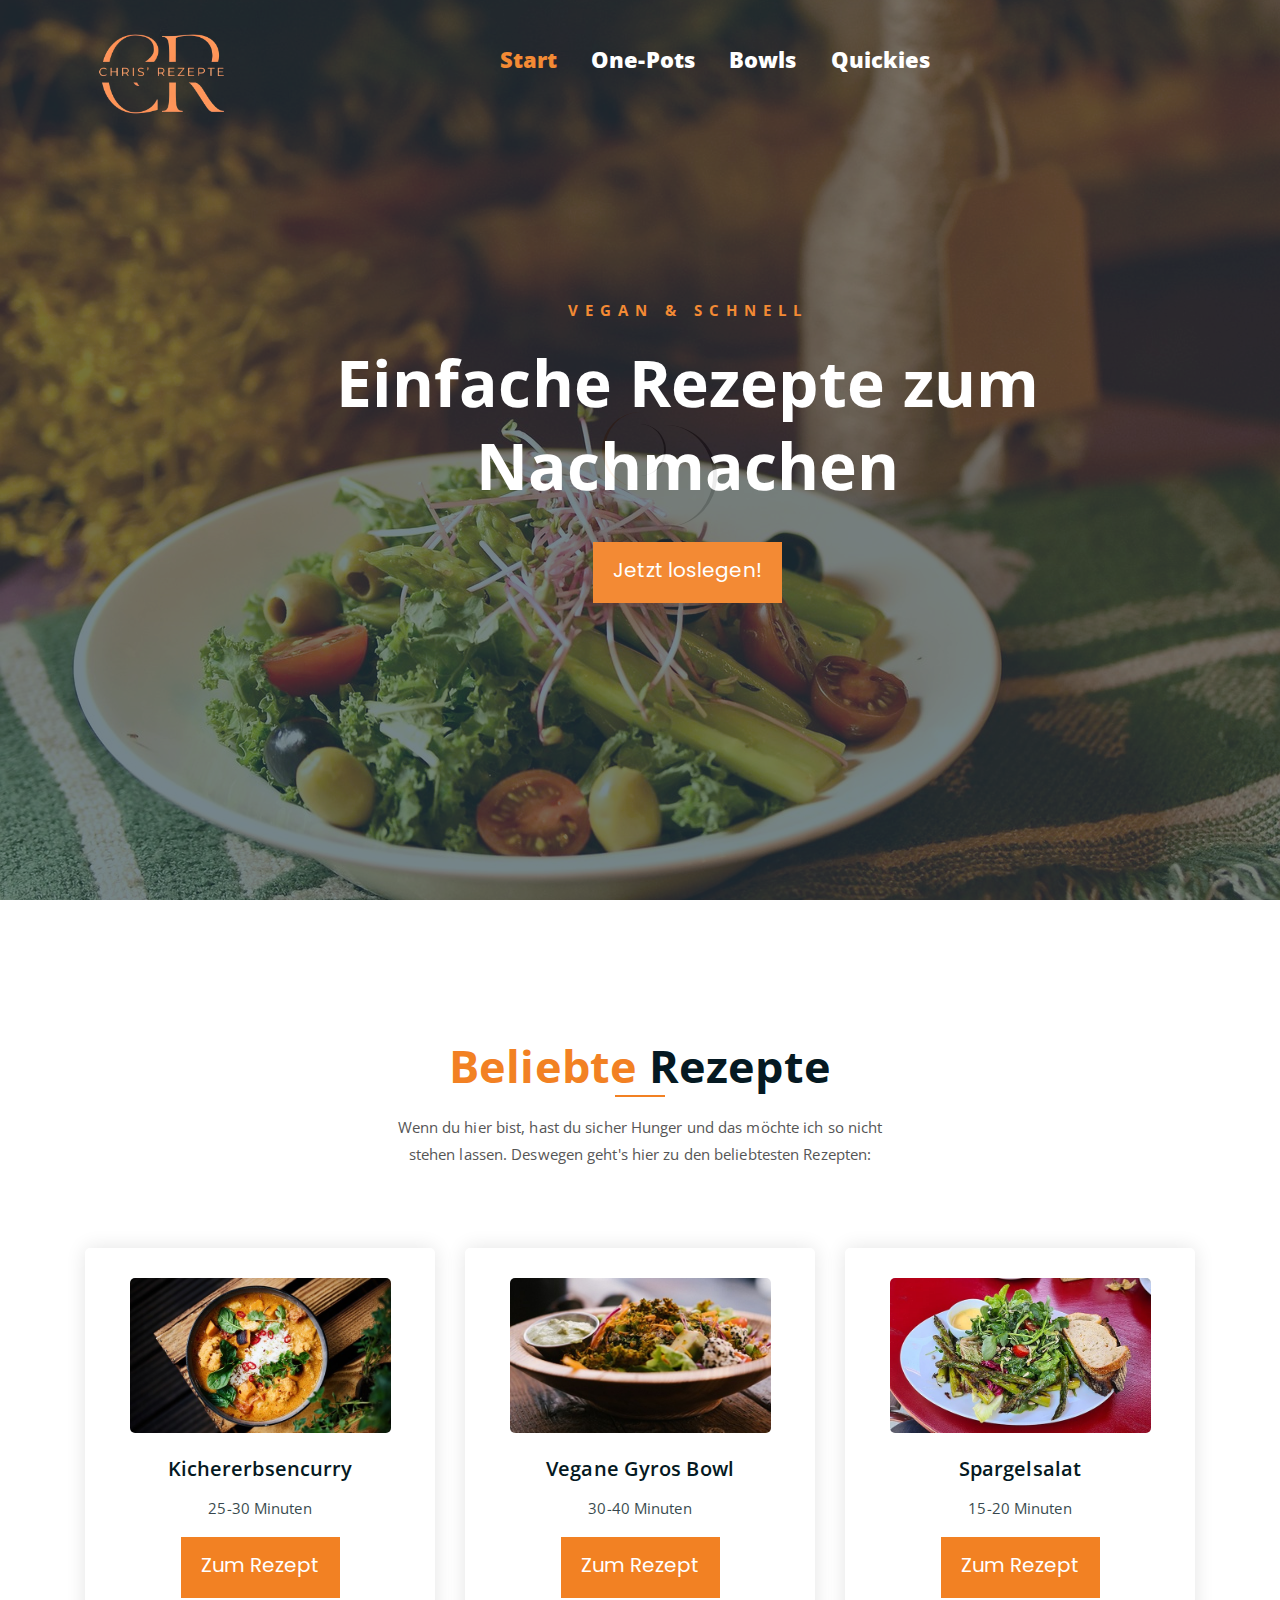
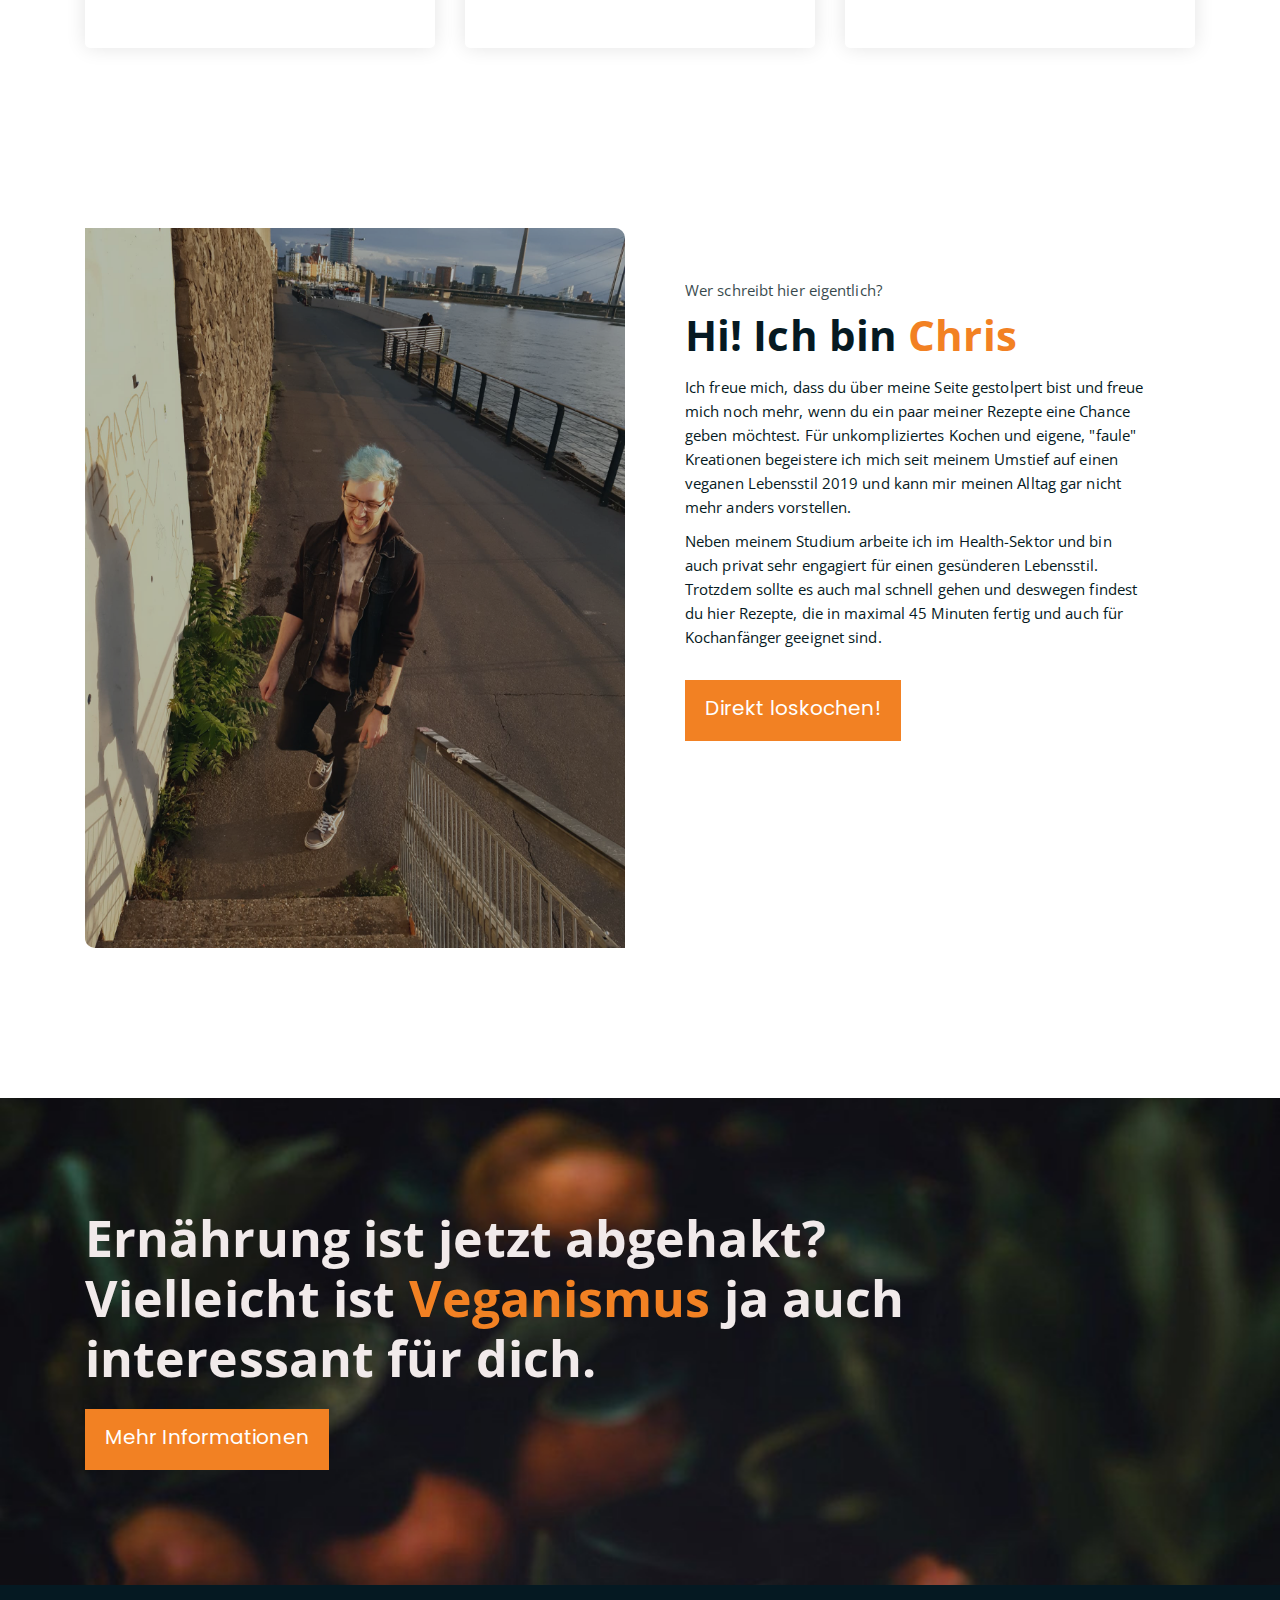
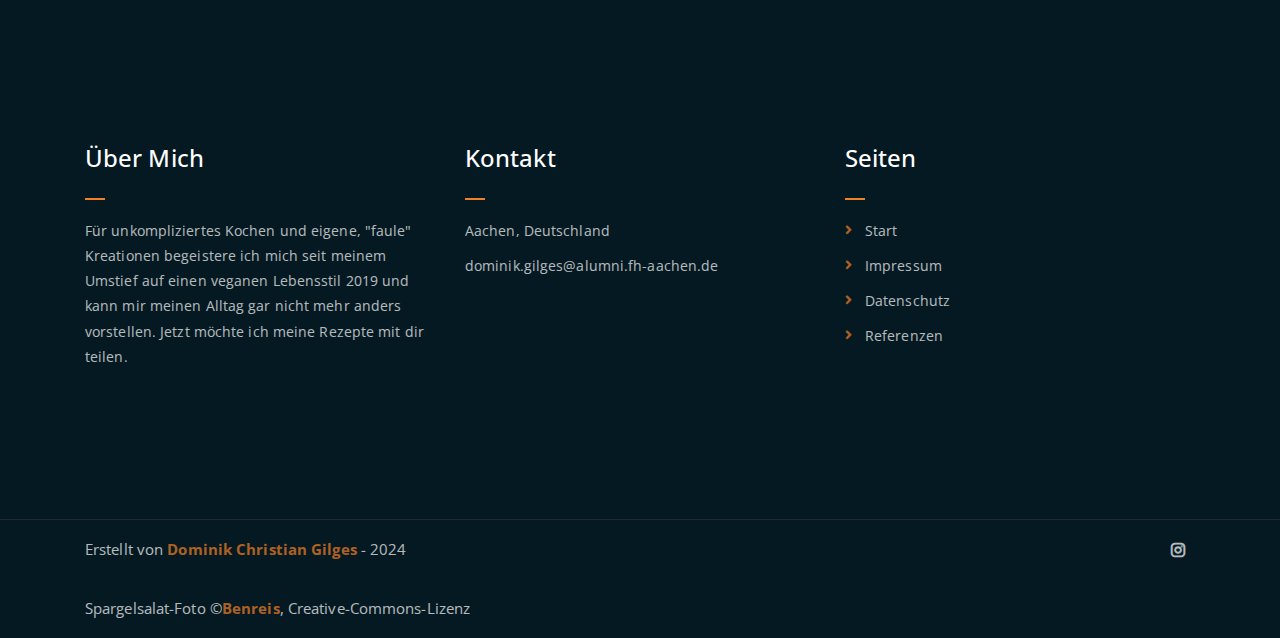
<file: index.html>
<!DOCTYPE html>
<html lang="de">
  <head>
    <meta charset="UTF-8" />
    <meta http-equiv="X-UA-Compatible" content="IE=edge" />
    <meta name="viewport" content="width=device-width, initial-scale=1" />
    <meta
      name="description"
      content="Rezeptseite -Chris' Rezepte- auf Basis eines Responsive Bootstrap4 Shop Templates"
    />

    <!-- title -->
    <title>Chris' Rezepte</title>

    <!-- favicon -->
    <link rel="shortcut icon" type="image/png" href="assets/img/favicon.png" />
    <!-- google font -->
    <link
      href="https://fonts.googleapis.com/css?family=Open+Sans:300,400,700"
      rel="stylesheet"
    />
    <link
      href="https://fonts.googleapis.com/css?family=Poppins:400,700&display=swap"
      rel="stylesheet"
    />
    <!-- fontawesome -->
    <link rel="stylesheet" href="assets/css/all.min.css" />
    <!-- bootstrap -->
    <link rel="stylesheet" href="assets/bootstrap/css/bootstrap.min.css" />
    <!-- owl carousel -->
    <link rel="stylesheet" href="assets/css/owl.carousel.css" />
    <!-- magnific popup -->
    <link rel="stylesheet" href="assets/css/magnific-popup.css" />
    <!-- animate css -->
    <link rel="stylesheet" href="assets/css/animate.css" />
    <!-- mean menu css -->
    <link rel="stylesheet" href="assets/css/meanmenu.min.css" />
    <!-- main style -->
    <link rel="stylesheet" href="assets/css/main.css" />
    <!-- responsive -->
    <link rel="stylesheet" href="assets/css/responsive.css" />
  </head>
  <body>
    <!--PreLoader-->
    <div class="loader">
      <div class="loader-inner">
        <div class="circle"></div>
      </div>
    </div>
    <!--PreLoader Ends-->

    <!-- header -->
    <div class="top-header-area" id="sticker">
      <div class="container">
        <div class="row">
          <div class="col-lg-12 col-sm-12 text-center">
            <div class="main-menu-wrap">
              <!-- logo -->
              <div class="site-logo">
                <a href="index.html">
                  <img src="assets/img/logo.png" alt="" />
                </a>
              </div>
              <!-- logo -->

              <!-- menu start -->
              <nav class="main-menu">
                <ul>
                  <li class="current-list-item">
                    <a href="index.html">Start</a>
                  </li>
                  <li>
                    <a href="#">One-Pots</a>
                    <ul class="sub-menu">
                      <li><a href="chili.html">Chili Sin Carne</a></li>
                      <li><a href="curry.html">Kichererbsencurry</a></li>
                    </ul>
                  </li>
                  <li>
                    <a href="#">Bowls</a>
                    <ul class="sub-menu">
                      <li><a href="gyros.html">Gyros Bowl</a></li>
                      <li><a href="tofu.html">Sticky Tofu Bowl</a></li>
                    </ul>
                  </li>
                  <li>
                    <a href="#">Quickies</a>
                    <ul class="sub-menu">
                      <li><a href="pizzabuns.html">Pizzabrötchen</a></li>
                      <li><a href="spargelsalat.html">Spargelsalat</a></li>
                    </ul>
                  </li>
                  <!-- An dieser Stelle können zu einem späteren Zeitpunkt wieder Header Icons eingefügt werden. 
                  Für die derzeitige Nutzung der Website empfinde ich diese als ungeeignet und unnötig und lasse 
                  die div deswegen leer. -->
                  <li>
                    <div class="header-icons"></div>
                  </li>
                </ul>
              </nav>
              <div class="mobile-menu"></div>
              <!-- menu end -->
            </div>
          </div>
        </div>
      </div>
    </div>
    <!-- end header -->

    <!-- hero area -->
    <div class="hero-area hero-bg">
      <div class="container">
        <div class="row">
          <div class="col-lg-9 offset-lg-2 text-center">
            <div class="hero-text">
              <div class="hero-text-tablecell">
                <p class="subtitle">Vegan & Schnell</p>
                <h1>Einfache Rezepte zum Nachmachen</h1>
                <div class="hero-btns">
                  <a href="curry.html" class="boxed-btn">Jetzt loslegen!</a>
                </div>
              </div>
            </div>
          </div>
        </div>
      </div>
    </div>
    <!-- end hero area -->

    <!-- recipes section -->
    <div class="product-section mt-150 mb-150">
      <div class="container">
        <div class="row">
          <div class="col-lg-8 offset-lg-2 text-center">
            <div class="section-title">
              <h3><span class="orange-text">Beliebte</span> Rezepte</h3>
              <p>
                Wenn du hier bist, hast du sicher Hunger und das möchte ich so
                nicht stehen lassen. Deswegen geht's hier zu den beliebtesten
                Rezepten:
              </p>
            </div>
          </div>
        </div>

        <div class="row">
          <div class="col-lg-4 col-md-6 text-center">
            <div class="single-recipe-item">
              <div class="recipe-image">
                <a href="curry.html"
                  ><img
                    src="assets/img/rezepte/curry-small.jpg"
                    alt="Foto eines Kichererbsencurrys"
                /></a>
              </div>
              <h3>Kichererbsencurry</h3>
              <p class="recipe-time"><span>25-30 Minuten</span></p>
              <a href="curry.html" class="boxed-btn">Zum Rezept</a>
            </div>
          </div>
          <div class="col-lg-4 col-md-6 text-center">
            <div class="single-recipe-item">
              <div class="recipe-image">
                <a href="gyros.html"
                  ><img
                    src="assets/img/rezepte/gyros-small.jpg"
                    alt="Foto einer veganen Gyros Bowl"
                /></a>
              </div>
              <h3>Vegane Gyros Bowl</h3>
              <p class="recipe-time"><span>30-40 Minuten</span></p>
              <a href="gyros.html" class="boxed-btn">Zum Rezept</a>
            </div>
          </div>
          <div class="col-lg-4 col-md-6 offset-md-3 offset-lg-0 text-center">
            <div class="single-recipe-item">
              <div class="recipe-image">
                <a href="spargelsalat.html"
                  ><img
                    src="assets/img/rezepte/spargelsalat-small.jpg"
                    alt="Foto eines Spargelsalats"
                /></a>
              </div>
              <h3>Spargelsalat</h3>
              <p class="recipe-time"><span>15-20 Minuten</span></p>
              <a href="spargelsalat.html" class="boxed-btn">Zum Rezept</a>
            </div>
          </div>
        </div>
      </div>
    </div>
    <!-- end recipe section -->

    <!-- about section -->
    <div class="abt-section mb-150">
      <div class="container">
        <div class="row">
          <div class="col-lg-6 col-md-12">
            <div class="abt-bg">
              <a href="https://www.instagram.com/chrsglgs/"
                ><img
                  src="assets/img/chris.jpg"
                  alt="Foto des Website-Autors: Chris"
              /></a>
            </div>
          </div>
          <div class="col-lg-6 col-md-12">
            <div class="abt-text">
              <p class="top-sub">Wer schreibt hier eigentlich?</p>
              <h2>Hi! Ich bin <span class="orange-text">Chris</span></h2>
              <p>
                Ich freue mich, dass du über meine Seite gestolpert bist und
                freue mich noch mehr, wenn du ein paar meiner Rezepte eine
                Chance geben möchtest. Für unkompliziertes Kochen und eigene,
                "faule" Kreationen begeistere ich mich seit meinem Umstief auf
                einen veganen Lebensstil 2019 und kann mir meinen Alltag gar
                nicht mehr anders vorstellen.
              </p>
              <p>
                Neben meinem Studium arbeite ich im Health-Sektor und bin auch
                privat sehr engagiert für einen gesünderen Lebensstil. Trotzdem
                sollte es auch mal schnell gehen und deswegen findest du hier
                Rezepte, die in maximal 45 Minuten fertig und auch für
                Kochanfänger geeignet sind.
              </p>
              <a href="curry.html" class="boxed-btn mt-4">Direkt loskochen!</a>
            </div>
          </div>
        </div>
      </div>
    </div>
    <!-- end about section -->

    <!-- announcement banner -->
    <section class="announcement-banner">
      <div class="container">
        <h3>
          Ernährung ist jetzt abgehakt? <br />
          Vielleicht ist <span class="orange-text">Veganismus</span> ja auch
          interessant für dich.<br />
        </h3>
        <a href="https://get-better.me/" class="boxed-btn mt-4"
          >Mehr Informationen</a
        >
      </div>
    </section>
    <!-- end announcement banner -->

    <!-- footer -->
    <div class="footer-area">
      <div class="container">
        <div class="row">
          <div class="col-lg-4 col-md-6">
            <div class="footer-box about-widget">
              <h2 class="widget-title">Über Mich</h2>
              <p>
                Für unkompliziertes Kochen und eigene, "faule" Kreationen
                begeistere ich mich seit meinem Umstief auf einen veganen
                Lebensstil 2019 und kann mir meinen Alltag gar nicht mehr anders
                vorstellen. Jetzt möchte ich meine Rezepte mit dir teilen.
              </p>
            </div>
          </div>
          <div class="col-lg-4 col-md-6">
            <div class="footer-box get-in-touch">
              <h2 class="widget-title">Kontakt</h2>
              <ul>
                <li>Aachen, Deutschland</li>
                <li>
                  <a href="mailto:dominik.gilges@alumni.fh-aachen.de"
                    >dominik.gilges@alumni.fh-aachen.de</a
                  >
                </li>
              </ul>
            </div>
          </div>
          <div class="col-lg-4 col-md-6">
            <div class="footer-box pages">
              <h2 class="widget-title">Seiten</h2>
              <ul>
                <li><a href="index.html">Start</a></li>
                <li><a href="imprint.html">Impressum</a></li>
                <li><a href="datenschutz.html">Datenschutz</a></li>
                <li><a href="referenzen.html">Referenzen</a></li>
              </ul>
            </div>
          </div>
        </div>
      </div>
    </div>
    <!-- end footer -->

    <!-- created by -->
    <div class="created_by">
      <div class="container">
        <div class="row">
          <div class="col-lg-6 col-md-12">
            <p>
              Erstellt von
              <a href="https://www.instagram.com/chrsglgs/"
                >Dominik Christian Gilges</a
              >
              - 2024
            </p>
            <p>
              Spargelsalat-Foto &copy;<a
                href="https://commons.wikimedia.org/wiki/File:Gegrillter_gr%C3%BCner_Spargel_Blattsalat_Hollandaise_Dinzler.jpg"
                >Benreis</a
              >, Creative-Commons-Lizenz
            </p>
          </div>
          <div class="col-lg-6 text-right col-md-12">
            <div class="social-icons">
              <ul>
                <li>
                  <!-- Liste, damit zu einem späteren Zeitpunkt noch weitere Kanäle hinzugefügt werden können.
                   Social Media nutze ich aber nicht so wirklich aktiv. -->
                  <a href="https://www.instagram.com/chrsglgs/" target="_blank"
                    ><i class="fab fa-instagram"></i
                  ></a>
                </li>
              </ul>
            </div>
          </div>
        </div>
      </div>
    </div>
    <!-- end created by -->

    <!-- jquery -->
    <script src="assets/js/jquery-1.11.3.min.js"></script>
    <!-- bootstrap -->
    <script src="assets/bootstrap/js/bootstrap.min.js"></script>
    <!-- count down -->
    <script src="assets/js/jquery.countdown.js"></script>
    <!-- isotope -->
    <script src="assets/js/jquery.isotope-3.0.6.min.js"></script>
    <!-- waypoints -->
    <script src="assets/js/waypoints.js"></script>
    <!-- owl carousel -->
    <script src="assets/js/owl.carousel.min.js"></script>
    <!-- magnific popup -->
    <script src="assets/js/jquery.magnific-popup.min.js"></script>
    <!-- mean menu -->
    <script src="assets/js/jquery.meanmenu.min.js"></script>
    <!-- sticker js -->
    <script src="assets/js/sticker.js"></script>
    <!-- main js -->
    <script src="assets/js/main.js"></script>
  </body>
</html>
</file>
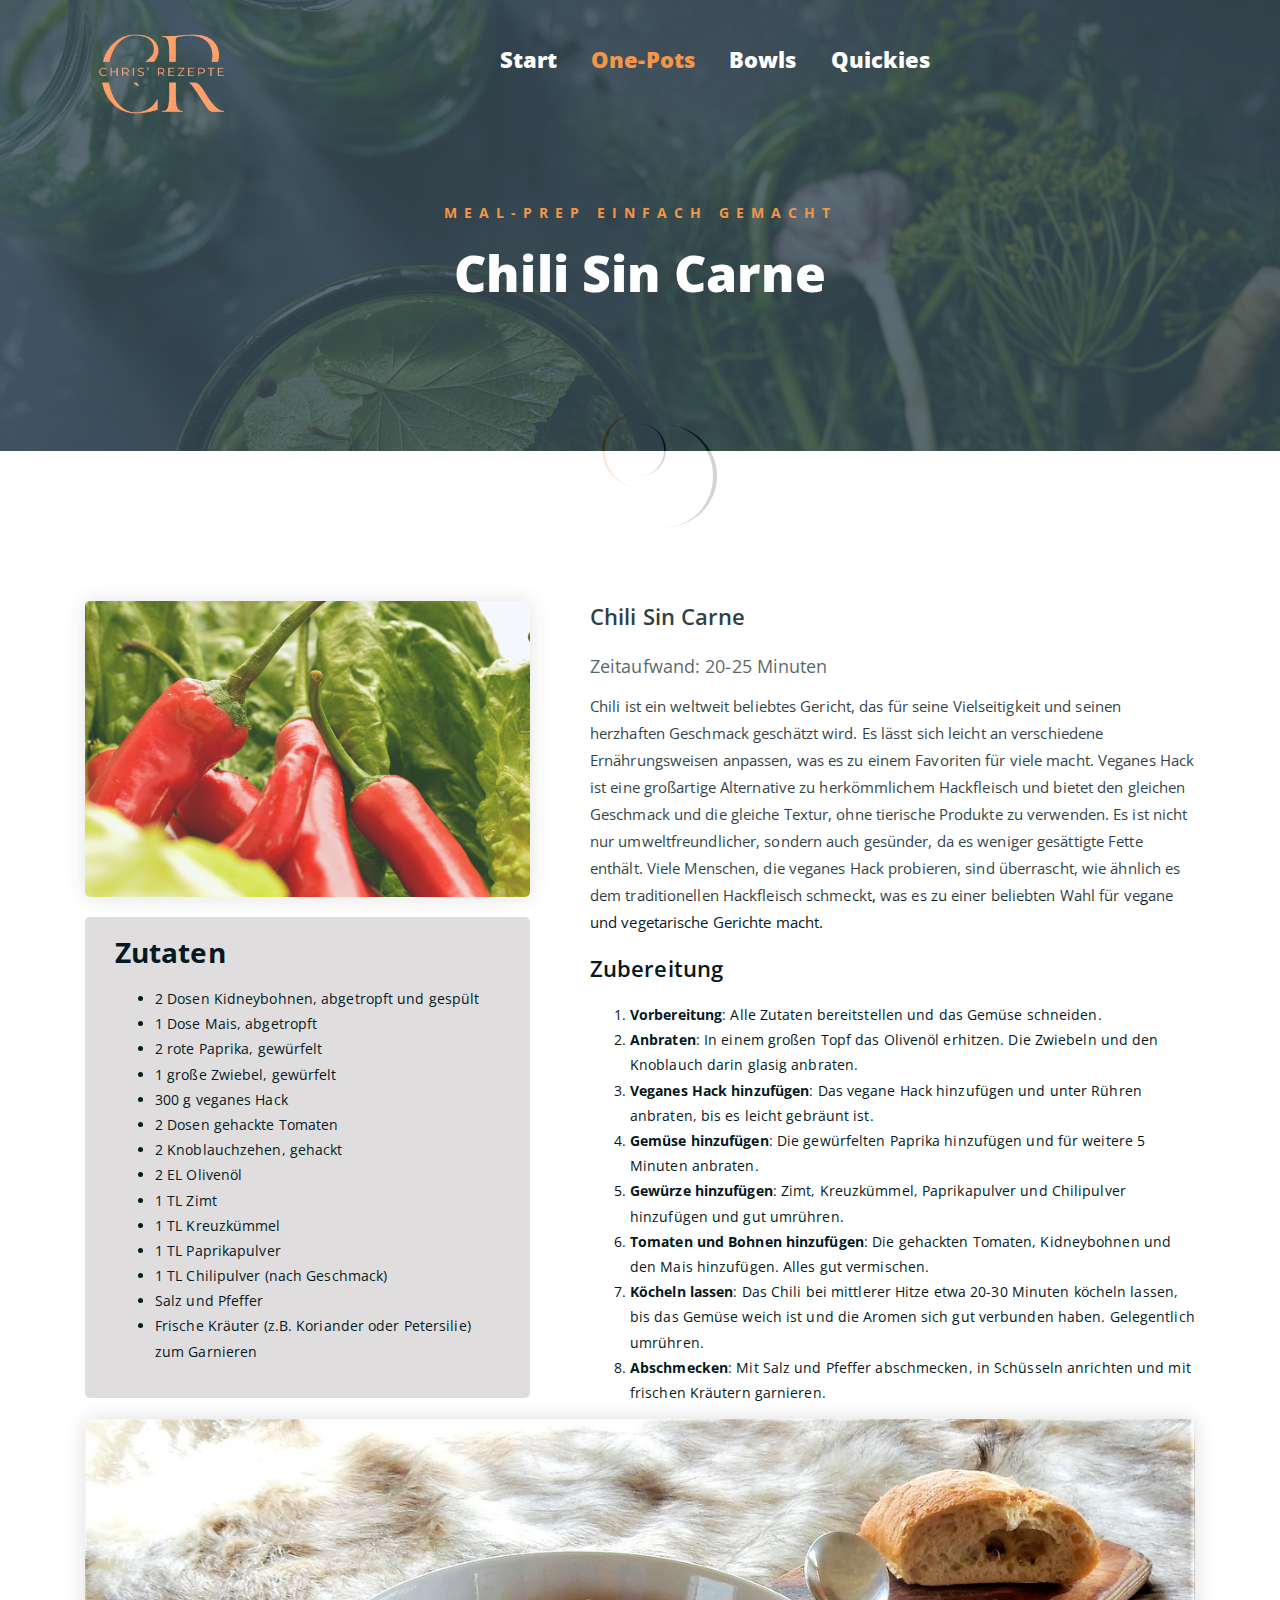
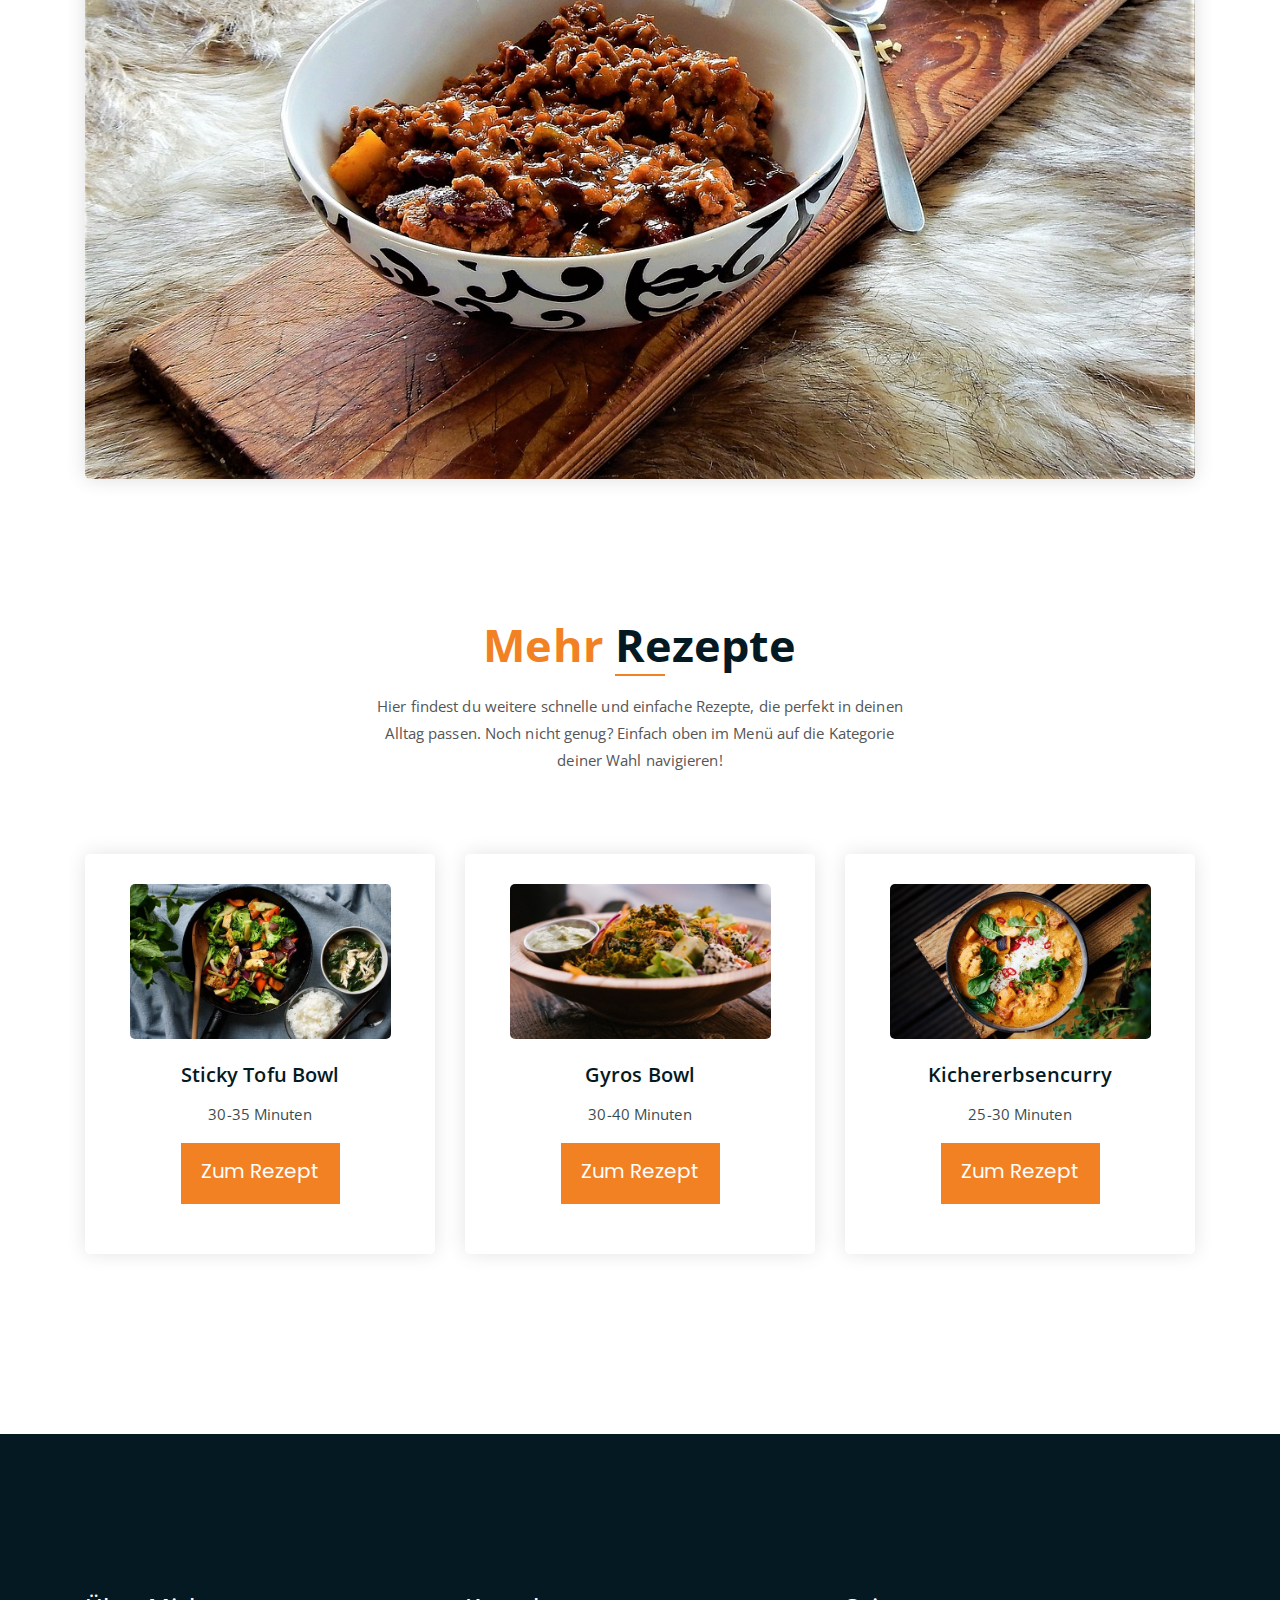
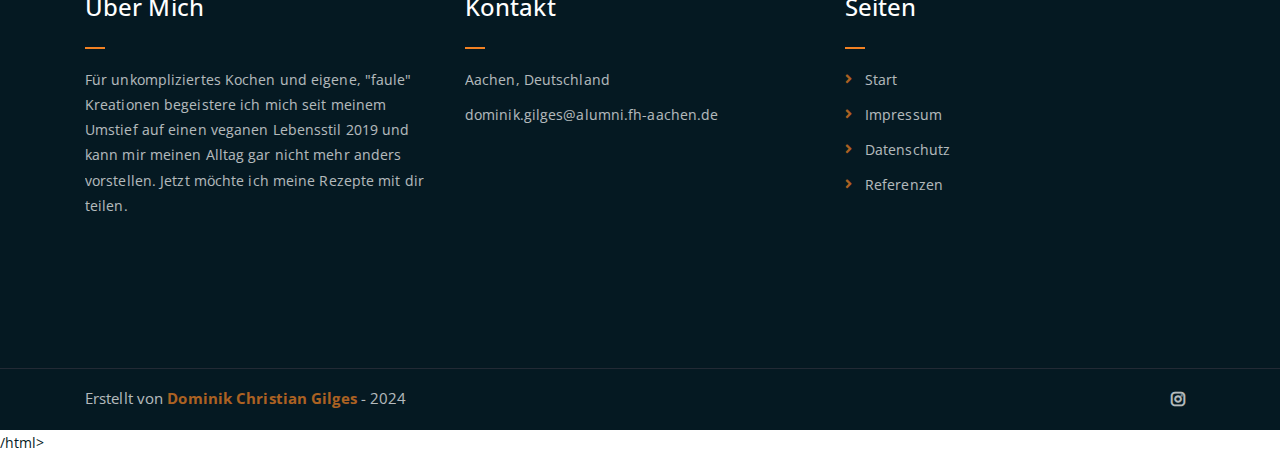
<file: chili.html>
<!DOCTYPE html>
<html lang="de">
  <head>
    <meta charset="UTF-8" />
    <meta http-equiv="X-UA-Compatible" content="IE=edge" />
    <meta name="viewport" content="width=device-width, initial-scale=1" />
    <meta
      name="description"
      content="Responsive Bootstrap4 Shop Template, Created by Imran Hossain from https://imransdesign.com/"
    />

    <!-- title -->
    <title>Chili Sin Carne</title>

    <!-- favicon -->
    <link rel="shortcut icon" type="image/png" href="assets/img/favicon.png" />
    <!-- google font -->
    <link
      href="https://fonts.googleapis.com/css?family=Open+Sans:300,400,700"
      rel="stylesheet"
    />
    <link
      href="https://fonts.googleapis.com/css?family=Poppins:400,700&display=swap"
      rel="stylesheet"
    />
    <!-- fontawesome -->
    <link rel="stylesheet" href="assets/css/all.min.css" />
    <!-- bootstrap -->
    <link rel="stylesheet" href="assets/bootstrap/css/bootstrap.min.css" />
    <!-- owl carousel -->
    <link rel="stylesheet" href="assets/css/owl.carousel.css" />
    <!-- magnific popup -->
    <link rel="stylesheet" href="assets/css/magnific-popup.css" />
    <!-- animate css -->
    <link rel="stylesheet" href="assets/css/animate.css" />
    <!-- mean menu css -->
    <link rel="stylesheet" href="assets/css/meanmenu.min.css" />
    <!-- main style -->
    <link rel="stylesheet" href="assets/css/main.css" />
    <!-- responsive -->
    <link rel="stylesheet" href="assets/css/responsive.css" />
  </head>
  <body>
    <!--PreLoader-->
    <div class="loader">
      <div class="loader-inner">
        <div class="circle"></div>
      </div>
    </div>
    <!--PreLoader Ends-->

    <!-- header -->
    <div class="top-header-area" id="sticker">
      <div class="container">
        <div class="row">
          <div class="col-lg-12 col-sm-12 text-center">
            <div class="main-menu-wrap">
              <!-- logo -->
              <div class="site-logo">
                <a href="index.html">
                  <img src="assets/img/logo.png" alt="" />
                </a>
              </div>
              <!-- logo -->

              <!-- menu start -->
              <nav class="main-menu">
                <ul>
                  <li>
                    <a href="index.html">Start</a>
                  </li>
                  <li class="current-list-item">
                    <a href="#">One-Pots</a>
                    <ul class="sub-menu">
                      <li><a href="chili.html">Chili Sin Carne</a></li>
                      <li><a href="curry.html">Kichererbsencurry</a></li>
                    </ul>
                  </li>
                  <li>
                    <a href="#">Bowls</a>
                    <ul class="sub-menu">
                      <li><a href="gyros.html">Gyros Bowl</a></li>
                      <li><a href="tofu.html">Sticky Tofu Bowl</a></li>
                    </ul>
                  </li>
                  <li>
                    <a href="#">Quickies</a>
                    <ul class="sub-menu">
                      <li><a href="pizzabuns.html">Pizzabrötchen</a></li>
                      <li><a href="spargelsalat.html">Spargelsalat</a></li>
                    </ul>
                  </li>
                  <!-- An dieser Stelle können zu einem späteren Zeitpunkt wieder Header Icons eingefügt werden. 
					Für die derzeitige Nutzung der Website empfinde ich diese als ungeeignet und unnötig und lasse 
					die div deswegen leer. -->
                  <li>
                    <div class="header-icons"></div>
                  </li>
                </ul>
              </nav>
              <div class="mobile-menu"></div>
              <!-- menu end -->
            </div>
          </div>
        </div>
      </div>
    </div>
    <!-- end header -->

    <!-- breadcrumb-section -->
    <div class="breadcrumb-section breadcrumb-bg">
      <div class="container">
        <div class="row">
          <div class="col-lg-8 offset-lg-2 text-center">
            <div class="breadcrumb-text">
              <p>Meal-Prep einfach gemacht</p>
              <h1>Chili Sin Carne</h1>
            </div>
          </div>
        </div>
      </div>
    </div>
    <!-- end breadcrumb section -->

    <!-- single recipe -->
    <div class="single-recipe mt-150 mb-150">
      <div class="container">
        <div class="row">
          <div class="col-md-5">
            <div class="single-recipe-deco">
              <img
                src="assets/img/rezepte/chili-deco.jpg"
                alt="Ein Foto von frischen Chilis"
              />
            </div>
            <!-- Zutaten list  -->
            <div class="single-recipe-wrap">
              <h3>Zutaten</h3>
              <ul>
                <li>2 Dosen Kidneybohnen, abgetropft und gespült</li>
                <li>1 Dose Mais, abgetropft</li>
                <li>2 rote Paprika, gewürfelt</li>
                <li>1 große Zwiebel, gewürfelt</li>
                <li>300 g veganes Hack</li>
                <li>2 Dosen gehackte Tomaten</li>
                <li>2 Knoblauchzehen, gehackt</li>
                <li>2 EL Olivenöl</li>
                <li>1 TL Zimt</li>
                <li>1 TL Kreuzkümmel</li>
                <li>1 TL Paprikapulver</li>
                <li>1 TL Chilipulver (nach Geschmack)</li>
                <li>Salz und Pfeffer</li>
                <li>
                  Frische Kräuter (z.B. Koriander oder Petersilie) zum Garnieren
                </li>
              </ul>
            </div>
          </div>
          <div class="col-md-7">
            <div class="single-recipe-content">
              <h3>Chili Sin Carne</h3>
              <p class="single-recipe-time">
                <span>Zeitaufwand: 20-25 Minuten</span>
              </p>
              <p>
                Chili ist ein weltweit beliebtes Gericht, das für seine
                Vielseitigkeit und seinen herzhaften Geschmack geschätzt wird.
                Es lässt sich leicht an verschiedene Ernährungsweisen anpassen,
                was es zu einem Favoriten für viele macht. Veganes Hack ist eine
                großartige Alternative zu herkömmlichem Hackfleisch und bietet
                den gleichen Geschmack und die gleiche Textur, ohne tierische
                Produkte zu verwenden. Es ist nicht nur umweltfreundlicher,
                sondern auch gesünder, da es weniger gesättigte Fette enthält.
                Viele Menschen, die veganes Hack probieren, sind überrascht, wie
                ähnlich es dem traditionellen Hackfleisch schmeckt, was es zu
                einer beliebten Wahl für vegane und vegetarische Gerichte macht.
              </p>
              <h3>Zubereitung</h3>
              <ol>
                <li>
                  <strong>Vorbereitung</strong>: Alle Zutaten bereitstellen und
                  das Gemüse schneiden.
                </li>
                <li>
                  <strong>Anbraten</strong>: In einem großen Topf das Olivenöl
                  erhitzen. Die Zwiebeln und den Knoblauch darin glasig
                  anbraten.
                </li>
                <li>
                  <strong>Veganes Hack hinzufügen</strong>: Das vegane Hack
                  hinzufügen und unter Rühren anbraten, bis es leicht gebräunt
                  ist.
                </li>
                <li>
                  <strong>Gemüse hinzufügen</strong>: Die gewürfelten Paprika
                  hinzufügen und für weitere 5 Minuten anbraten.
                </li>
                <li>
                  <strong>Gewürze hinzufügen</strong>: Zimt, Kreuzkümmel,
                  Paprikapulver und Chilipulver hinzufügen und gut umrühren.
                </li>
                <li>
                  <strong>Tomaten und Bohnen hinzufügen</strong>: Die gehackten
                  Tomaten, Kidneybohnen und den Mais hinzufügen. Alles gut
                  vermischen.
                </li>
                <li>
                  <strong>Köcheln lassen</strong>: Das Chili bei mittlerer Hitze
                  etwa 20-30 Minuten köcheln lassen, bis das Gemüse weich ist
                  und die Aromen sich gut verbunden haben. Gelegentlich
                  umrühren.
                </li>
                <li>
                  <strong>Abschmecken</strong>: Mit Salz und Pfeffer
                  abschmecken, in Schüsseln anrichten und mit frischen Kräutern
                  garnieren.
                </li>
              </ol>
            </div>
          </div>
        </div>
        <div class="single-recipe-img">
          <img
            src="assets/img/rezepte/chili.jpg"
            alt="Ein Foto des fertigen Chili Sin Carnes"
          />
        </div>
      </div>
    </div>
    <!-- end single recipe -->

    <!-- recipes section -->
    <div class="product-section mt-150 mb-150">
      <div class="container">
        <div class="row">
          <div class="col-lg-8 offset-lg-2 text-center">
            <div class="section-title">
              <h3><span class="orange-text">Mehr</span> Rezepte</h3>
              <p>
                Hier findest du weitere schnelle und einfache Rezepte, die
                perfekt in deinen Alltag passen. Noch nicht genug? Einfach oben
                im Menü auf die Kategorie deiner Wahl navigieren!
              </p>
            </div>
          </div>
        </div>

        <div class="row">
          <div class="col-lg-4 col-md-6 text-center">
            <div class="single-recipe-item">
              <div class="recipe-image">
                <a href="tofu.html"
                  ><img
                    src="assets/img/rezepte/tofu-small.jpg"
                    alt="Foto einer Sticky Tofu Bowl"
                /></a>
              </div>
              <h3>Sticky Tofu Bowl</h3>
              <p class="recipe-time"><span>30-35 Minuten</span></p>
              <a href="tofu.html" class="boxed-btn">Zum Rezept</a>
            </div>
          </div>
          <div class="col-lg-4 col-md-6 text-center">
            <div class="single-recipe-item">
              <div class="recipe-image">
                <a href="gyros.html"
                  ><img
                    src="assets/img/rezepte/gyros-small.jpg"
                    alt="Foto einer Gyros Bowl"
                /></a>
              </div>
              <h3>Gyros Bowl</h3>
              <p class="recipe-time"><span>30-40 Minuten</span></p>
              <a href="gyros.html" class="boxed-btn">Zum Rezept</a>
            </div>
          </div>
          <div class="col-lg-4 col-md-6 offset-md-3 offset-lg-0 text-center">
            <div class="single-recipe-item">
              <div class="recipe-image">
                <a href="curry.html"
                  ><img
                    src="assets/img/rezepte/curry-small.jpg"
                    alt="Foto einer Portion Kichererbsencurry"
                /></a>
              </div>
              <h3>Kichererbsencurry</h3>
              <p class="recipe-time"><span>25-30 Minuten</span></p>
              <a href="curry.html" class="boxed-btn">Zum Rezept</a>
            </div>
          </div>
        </div>
      </div>
    </div>
    <!-- end recipe section -->

    <!-- footer -->
    <div class="footer-area">
      <div class="container">
        <div class="row">
          <div class="col-lg-4 col-md-6">
            <div class="footer-box about-widget">
              <h2 class="widget-title">Über Mich</h2>
              <p>
                Für unkompliziertes Kochen und eigene, "faule" Kreationen
                begeistere ich mich seit meinem Umstief auf einen veganen
                Lebensstil 2019 und kann mir meinen Alltag gar nicht mehr anders
                vorstellen. Jetzt möchte ich meine Rezepte mit dir teilen.
              </p>
            </div>
          </div>
          <div class="col-lg-4 col-md-6">
            <div class="footer-box get-in-touch">
              <h2 class="widget-title">Kontakt</h2>
              <ul>
                <li>Aachen, Deutschland</li>
                <li>
                  <a href="mailto:dominik.gilges@alumni.fh-aachen.de"
                    >dominik.gilges@alumni.fh-aachen.de</a
                  >
                </li>
              </ul>
            </div>
          </div>
          <div class="col-lg-4 col-md-6">
            <div class="footer-box pages">
              <h2 class="widget-title">Seiten</h2>
              <ul>
                <li><a href="index.html">Start</a></li>
                <li><a href="imprint.html">Impressum</a></li>
                <li><a href="datenschutz.html">Datenschutz</a></li>
                <li><a href="referenzen.html">Referenzen</a></li>
              </ul>
            </div>
          </div>
        </div>
      </div>
    </div>
    <!-- end footer -->

    <!-- created by -->
    <div class="created_by">
      <div class="container">
        <div class="row">
          <div class="col-lg-6 col-md-12">
            <p>
              Erstellt von
              <a href="https://www.instagram.com/chrsglgs/"
                >Dominik Christian Gilges</a
              >
              - 2024
            </p>
          </div>
          <div class="col-lg-6 text-right col-md-12">
            <div class="social-icons">
              <ul>
                <li>
                  <!-- Liste, damit zu einem späteren Zeitpunkt noch weitere Kanäle hinzugefügt werden können.
					 Social Media nutze ich aber nicht so wirklich aktiv. -->
                  <a href="https://www.instagram.com/chrsglgs/" target="_blank"
                    ><i class="fab fa-instagram"></i
                  ></a>
                </li>
              </ul>
            </div>
          </div>
        </div>
      </div>
    </div>
    <!-- end created by -->

    <!-- jquery -->
    <script src="assets/js/jquery-1.11.3.min.js"></script>
    <!-- bootstrap -->
    <script src="assets/bootstrap/js/bootstrap.min.js"></script>
    <!-- count down -->
    <script src="assets/js/jquery.countdown.js"></script>
    <!-- isotope -->
    <script src="assets/js/jquery.isotope-3.0.6.min.js"></script>
    <!-- waypoints -->
    <script src="assets/js/waypoints.js"></script>
    <!-- owl carousel -->
    <script src="assets/js/owl.carousel.min.js"></script>
    <!-- magnific popup -->
    <script src="assets/js/jquery.magnific-popup.min.js"></script>
    <!-- mean menu -->
    <script src="assets/js/jquery.meanmenu.min.js"></script>
    <!-- sticker js -->
    <script src="assets/js/sticker.js"></script>
    <!-- main js -->
    <script src="assets/js/main.js"></script>
  </body>
</html>
/html>
</file>
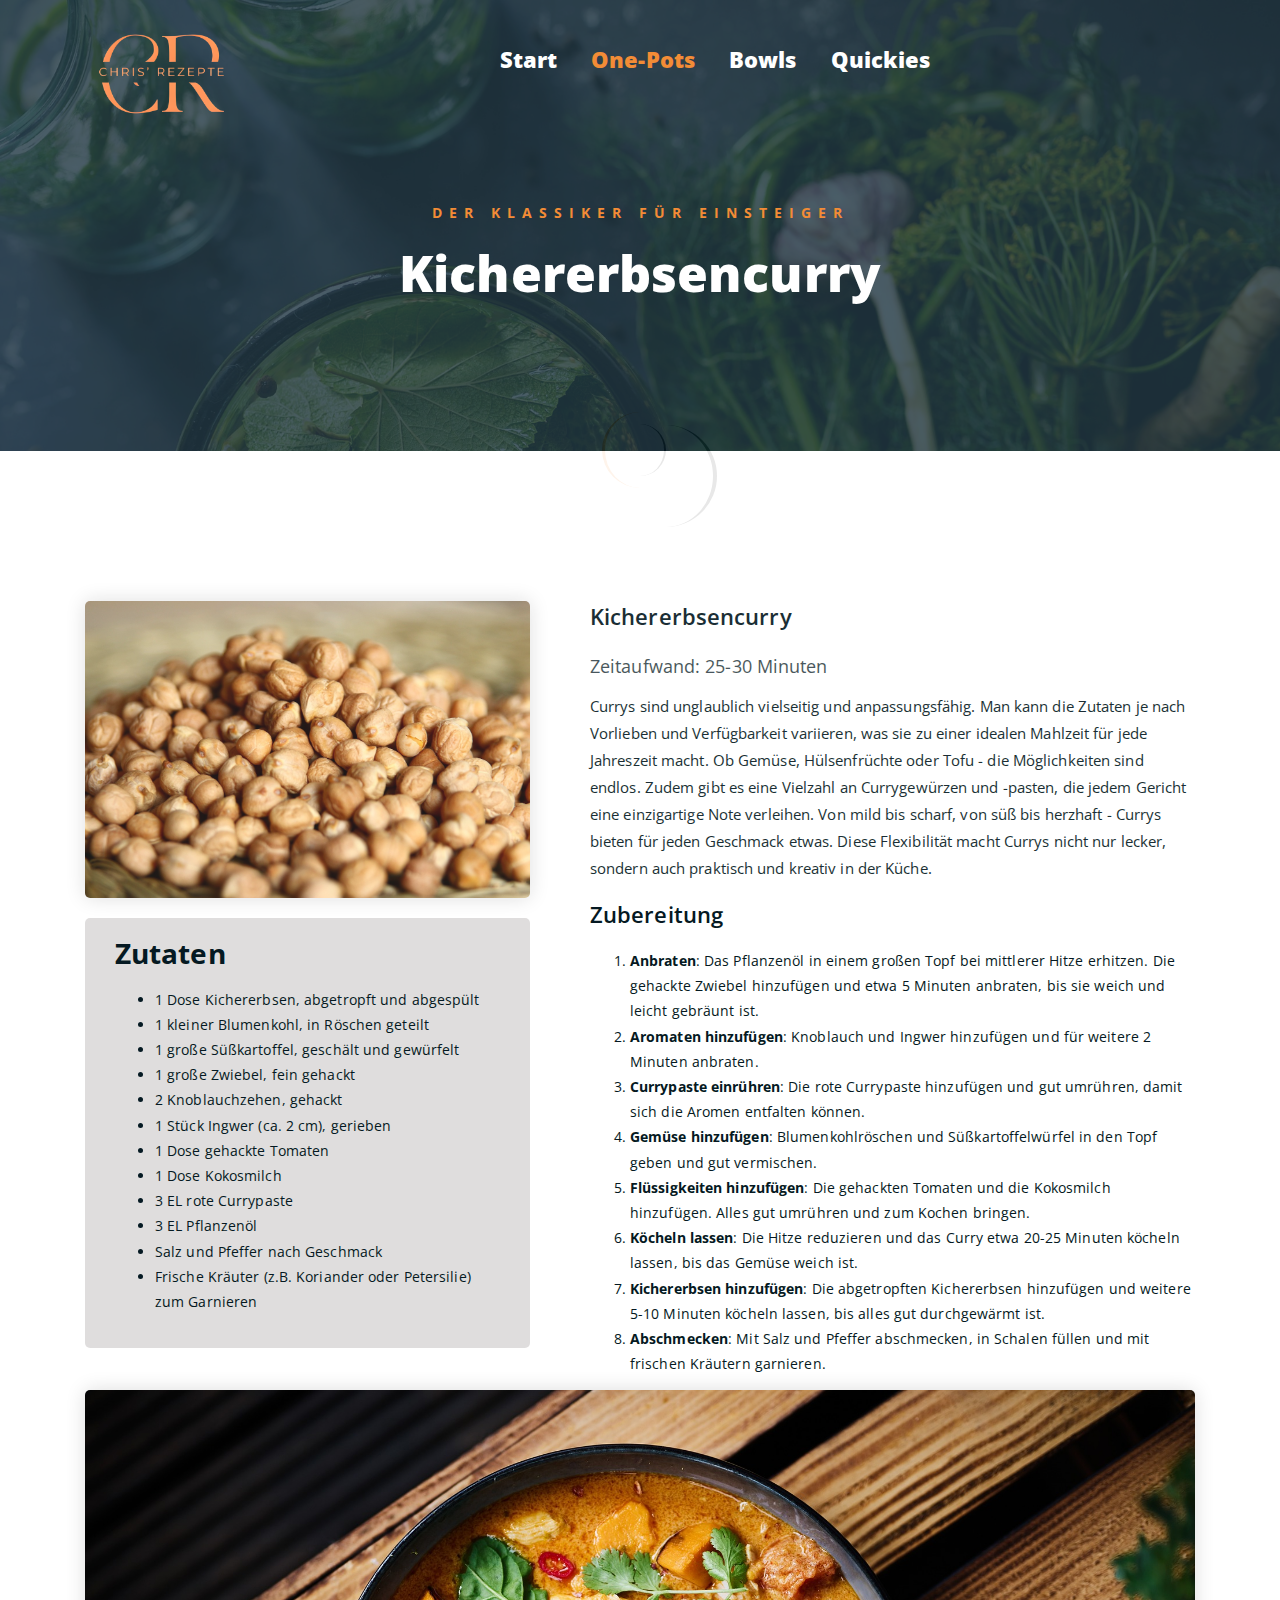
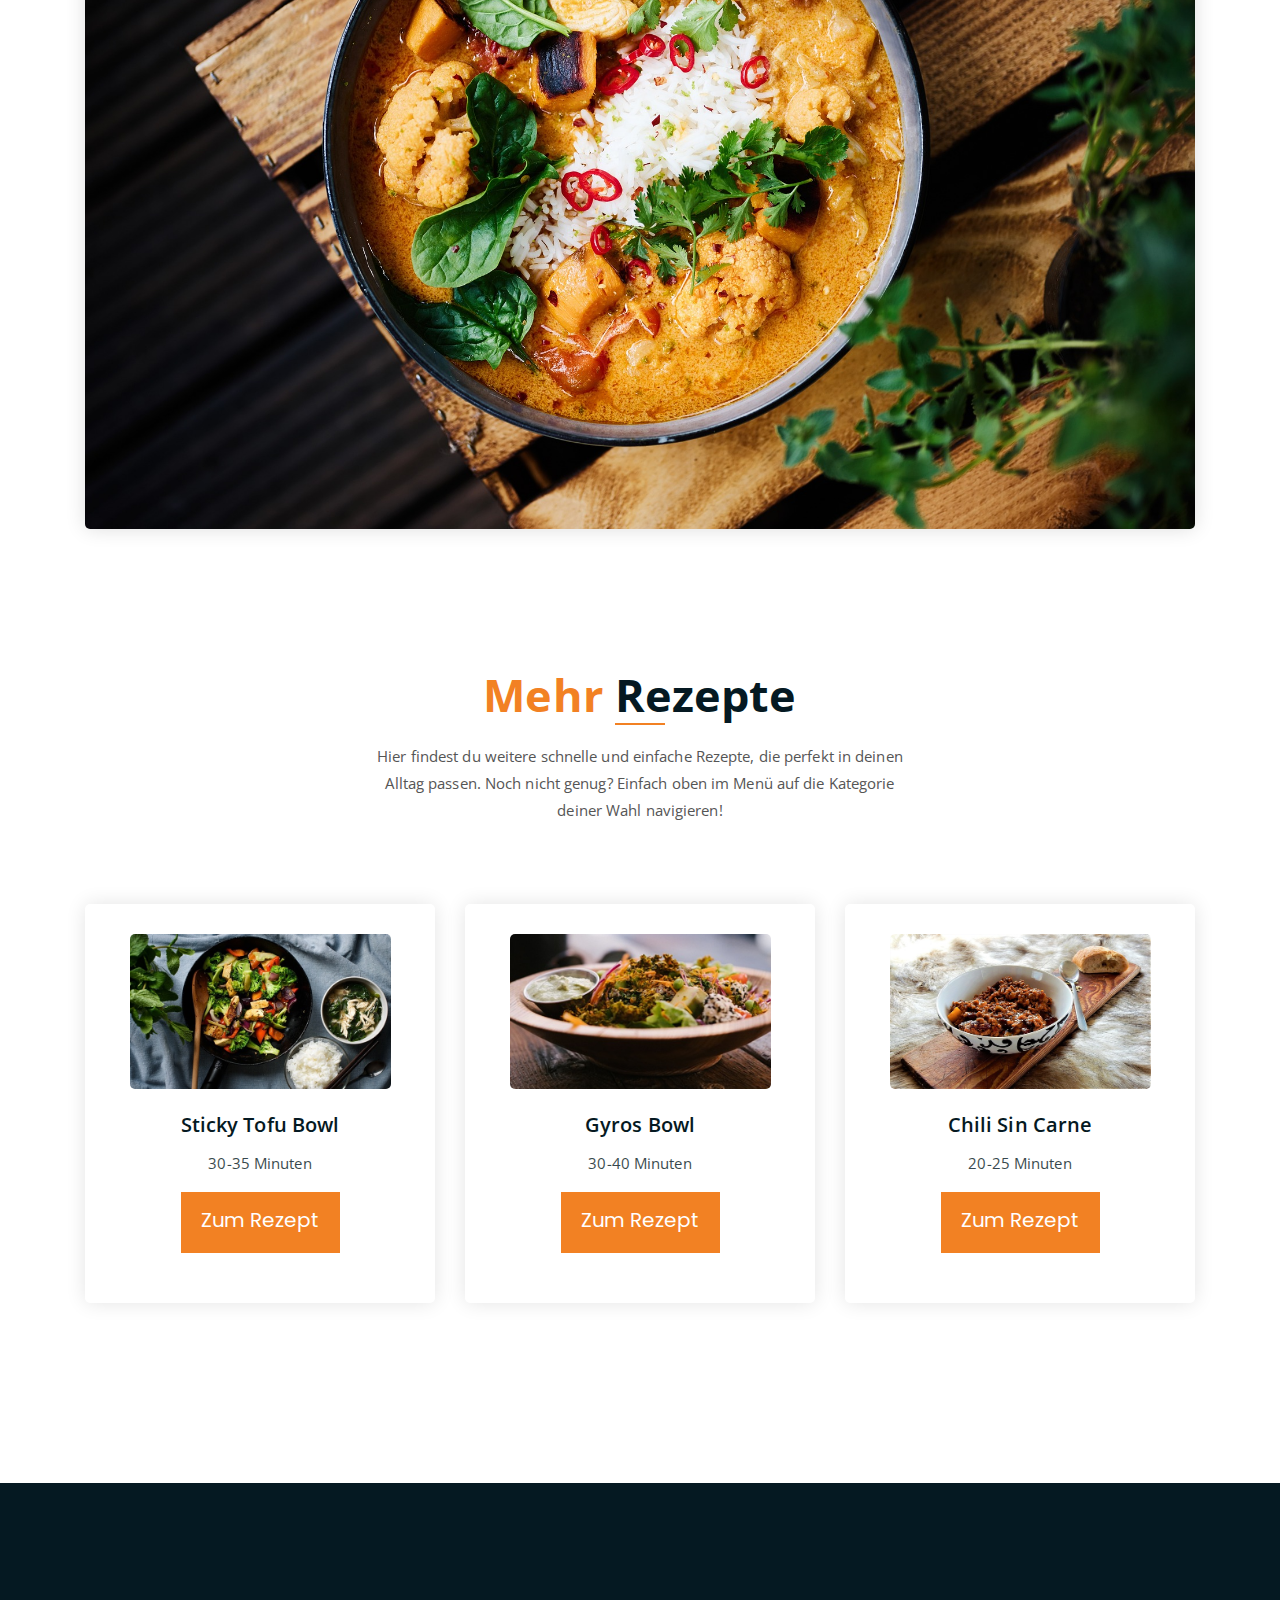
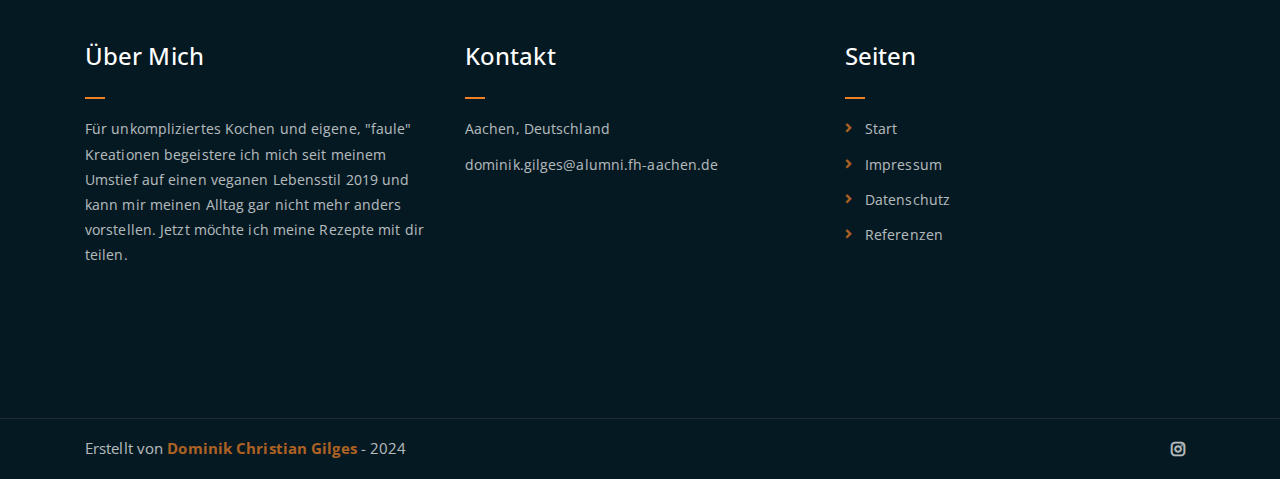
<file: curry.html>
<!DOCTYPE html>
<html lang="de">
  <head>
    <meta charset="UTF-8" />
    <meta http-equiv="X-UA-Compatible" content="IE=edge" />
    <meta name="viewport" content="width=device-width, initial-scale=1" />
    <meta
      name="description"
      content="Responsive Bootstrap4 Shop Template, Created by Imran Hossain from https://imransdesign.com/"
    />

    <!-- title -->
    <title>Kichererbsencurry</title>

    <!-- favicon -->
    <link rel="shortcut icon" type="image/png" href="assets/img/favicon.png" />
    <!-- google font -->
    <link
      href="https://fonts.googleapis.com/css?family=Open+Sans:300,400,700"
      rel="stylesheet"
    />
    <link
      href="https://fonts.googleapis.com/css?family=Poppins:400,700&display=swap"
      rel="stylesheet"
    />
    <!-- fontawesome -->
    <link rel="stylesheet" href="assets/css/all.min.css" />
    <!-- bootstrap -->
    <link rel="stylesheet" href="assets/bootstrap/css/bootstrap.min.css" />
    <!-- owl carousel -->
    <link rel="stylesheet" href="assets/css/owl.carousel.css" />
    <!-- magnific popup -->
    <link rel="stylesheet" href="assets/css/magnific-popup.css" />
    <!-- animate css -->
    <link rel="stylesheet" href="assets/css/animate.css" />
    <!-- mean menu css -->
    <link rel="stylesheet" href="assets/css/meanmenu.min.css" />
    <!-- main style -->
    <link rel="stylesheet" href="assets/css/main.css" />
    <!-- responsive -->
    <link rel="stylesheet" href="assets/css/responsive.css" />
  </head>
  <body>
    <!--PreLoader-->
    <div class="loader">
      <div class="loader-inner">
        <div class="circle"></div>
      </div>
    </div>
    <!--PreLoader Ends-->

    <!-- header -->
    <div class="top-header-area" id="sticker">
      <div class="container">
        <div class="row">
          <div class="col-lg-12 col-sm-12 text-center">
            <div class="main-menu-wrap">
              <!-- logo -->
              <div class="site-logo">
                <a href="index.html">
                  <img src="assets/img/logo.png" alt="" />
                </a>
              </div>
              <!-- logo -->

              <!-- menu start -->
              <nav class="main-menu">
                <ul>
                  <li>
                    <a href="index.html">Start</a>
                  </li>
                  <li class="current-list-item">
                    <a href="#">One-Pots</a>
                    <ul class="sub-menu">
                      <li><a href="chili.html">Chili Sin Carne</a></li>
                      <li><a href="curry.html">Kichererbsencurry</a></li>
                    </ul>
                  </li>
                  <li>
                    <a href="#">Bowls</a>
                    <ul class="sub-menu">
                      <li><a href="gyros.html">Gyros Bowl</a></li>
                      <li><a href="tofu.html">Sticky Tofu Bowl</a></li>
                    </ul>
                  </li>
                  <li>
                    <a href="#">Quickies</a>
                    <ul class="sub-menu">
                      <li><a href="pizzabuns.html">Pizzabrötchen</a></li>
                      <li><a href="spargelsalat.html">Spargelsalat</a></li>
                    </ul>
                  </li>
                  <!-- An dieser Stelle können zu einem späteren Zeitpunkt wieder Header Icons eingefügt werden. 
					Für die derzeitige Nutzung der Website empfinde ich diese als ungeeignet und unnötig und lasse 
					die div deswegen leer. -->
                  <li>
                    <div class="header-icons"></div>
                  </li>
                </ul>
              </nav>
              <div class="mobile-menu"></div>
              <!-- menu end -->
            </div>
          </div>
        </div>
      </div>
    </div>
    <!-- end header -->

    <!-- breadcrumb-section -->
    <div class="breadcrumb-section breadcrumb-bg">
      <div class="container">
        <div class="row">
          <div class="col-lg-8 offset-lg-2 text-center">
            <div class="breadcrumb-text">
              <p>Der Klassiker für Einsteiger</p>
              <h1>Kichererbsencurry</h1>
            </div>
          </div>
        </div>
      </div>
    </div>
    <!-- end breadcrumb section -->

    <!-- single recipe -->
    <div class="single-recipe mt-150 mb-150">
      <div class="container">
        <div class="row">
          <div class="col-md-5">
            <div class="single-recipe-deco">
              <img
                src="assets/img/rezepte/curry-deco.jpg"
                alt="Ein Foto von Kichererbsen, getrocknet"
              />
            </div>
            <!-- Zutaten list  -->
            <div class="single-recipe-wrap">
              <h3>Zutaten</h3>
              <ul>
                <li>1 Dose Kichererbsen, abgetropft und abgespült</li>
                <li>1 kleiner Blumenkohl, in Röschen geteilt</li>
                <li>1 große Süßkartoffel, geschält und gewürfelt</li>
                <li>1 große Zwiebel, fein gehackt</li>
                <li>2 Knoblauchzehen, gehackt</li>
                <li>1 Stück Ingwer (ca. 2 cm), gerieben</li>
                <li>1 Dose gehackte Tomaten</li>
                <li>1 Dose Kokosmilch</li>
                <li>3 EL rote Currypaste</li>
                <li>3 EL Pflanzenöl</li>
                <li>Salz und Pfeffer nach Geschmack</li>
                <li>
                  Frische Kräuter (z.B. Koriander oder Petersilie) zum Garnieren
                </li>
              </ul>
            </div>
          </div>
          <div class="col-md-7">
            <div class="single-recipe-content">
              <h3>Kichererbsencurry</h3>
              <p class="single-recipe-time">
                <span>Zeitaufwand: 25-30 Minuten</span>
              </p>
              <p>
                Currys sind unglaublich vielseitig und anpassungsfähig. Man kann
                die Zutaten je nach Vorlieben und Verfügbarkeit variieren, was
                sie zu einer idealen Mahlzeit für jede Jahreszeit macht. Ob
                Gemüse, Hülsenfrüchte oder Tofu - die Möglichkeiten sind endlos.
                Zudem gibt es eine Vielzahl an Currygewürzen und -pasten, die
                jedem Gericht eine einzigartige Note verleihen. Von mild bis
                scharf, von süß bis herzhaft - Currys bieten für jeden Geschmack
                etwas. Diese Flexibilität macht Currys nicht nur lecker, sondern
                auch praktisch und kreativ in der Küche.
              </p>
              <h3>Zubereitung</h3>
              <ol>
                <li>
                  <strong>Anbraten</strong>: Das Pflanzenöl in einem großen Topf
                  bei mittlerer Hitze erhitzen. Die gehackte Zwiebel hinzufügen
                  und etwa 5 Minuten anbraten, bis sie weich und leicht gebräunt
                  ist.
                </li>
                <li>
                  <strong>Aromaten hinzufügen</strong>: Knoblauch und Ingwer
                  hinzufügen und für weitere 2 Minuten anbraten.
                </li>
                <li>
                  <strong>Currypaste einrühren</strong>: Die rote Currypaste
                  hinzufügen und gut umrühren, damit sich die Aromen entfalten
                  können.
                </li>
                <li>
                  <strong>Gemüse hinzufügen</strong>: Blumenkohlröschen und
                  Süßkartoffelwürfel in den Topf geben und gut vermischen.
                </li>
                <li>
                  <strong>Flüssigkeiten hinzufügen</strong>: Die gehackten
                  Tomaten und die Kokosmilch hinzufügen. Alles gut umrühren und
                  zum Kochen bringen.
                </li>
                <li>
                  <strong>Köcheln lassen</strong>: Die Hitze reduzieren und das
                  Curry etwa 20-25 Minuten köcheln lassen, bis das Gemüse weich
                  ist.
                </li>
                <li>
                  <strong>Kichererbsen hinzufügen</strong>: Die abgetropften
                  Kichererbsen hinzufügen und weitere 5-10 Minuten köcheln
                  lassen, bis alles gut durchgewärmt ist.
                </li>
                <li>
                  <strong>Abschmecken</strong>: Mit Salz und Pfeffer
                  abschmecken, in Schalen füllen und mit frischen Kräutern
                  garnieren.
                </li>
              </ol>
            </div>
          </div>
        </div>
        <div class="single-recipe-img">
          <img
            src="assets/img/rezepte/curry.jpg"
            alt="Ein Foto des fertigen Kichererbsencurrys"
          />
        </div>
      </div>
    </div>
    <!-- end single recipe -->

    <!-- recipes section -->
    <div class="product-section mt-150 mb-150">
      <div class="container">
        <div class="row">
          <div class="col-lg-8 offset-lg-2 text-center">
            <div class="section-title">
              <h3><span class="orange-text">Mehr</span> Rezepte</h3>
              <p>
                Hier findest du weitere schnelle und einfache Rezepte, die
                perfekt in deinen Alltag passen. Noch nicht genug? Einfach oben
                im Menü auf die Kategorie deiner Wahl navigieren!
              </p>
            </div>
          </div>
        </div>

        <div class="row">
          <div class="col-lg-4 col-md-6 text-center">
            <div class="single-recipe-item">
              <div class="recipe-image">
                <a href="tofu.html"
                  ><img
                    src="assets/img/rezepte/tofu-small.jpg"
                    alt="Foto einer Sticky Tofu Bowl"
                /></a>
              </div>
              <h3>Sticky Tofu Bowl</h3>
              <p class="recipe-time"><span>30-35 Minuten</span></p>
              <a href="tofu.html" class="boxed-btn">Zum Rezept</a>
            </div>
          </div>
          <div class="col-lg-4 col-md-6 text-center">
            <div class="single-recipe-item">
              <div class="recipe-image">
                <a href="gyros.html"
                  ><img
                    src="assets/img/rezepte/gyros-small.jpg"
                    alt="Foto einer Gyros Bowl"
                /></a>
              </div>
              <h3>Gyros Bowl</h3>
              <p class="recipe-time"><span>30-40 Minuten</span></p>
              <a href="gyros.html" class="boxed-btn">Zum Rezept</a>
            </div>
          </div>
          <div class="col-lg-4 col-md-6 offset-md-3 offset-lg-0 text-center">
            <div class="single-recipe-item">
              <div class="recipe-image">
                <a href="chili.html"
                  ><img
                    src="assets/img/rezepte/chili-small.jpg"
                    alt="Foto einer Portion Chili Sin Carne"
                /></a>
              </div>
              <h3>Chili Sin Carne</h3>
              <p class="recipe-time"><span>20-25 Minuten</span></p>
              <a href="chili.html" class="boxed-btn">Zum Rezept</a>
            </div>
          </div>
        </div>
      </div>
    </div>
    <!-- end recipe section -->

    <!-- footer -->
    <div class="footer-area">
      <div class="container">
        <div class="row">
          <div class="col-lg-4 col-md-6">
            <div class="footer-box about-widget">
              <h2 class="widget-title">Über Mich</h2>
              <p>
                Für unkompliziertes Kochen und eigene, "faule" Kreationen
                begeistere ich mich seit meinem Umstief auf einen veganen
                Lebensstil 2019 und kann mir meinen Alltag gar nicht mehr anders
                vorstellen. Jetzt möchte ich meine Rezepte mit dir teilen.
              </p>
            </div>
          </div>
          <div class="col-lg-4 col-md-6">
            <div class="footer-box get-in-touch">
              <h2 class="widget-title">Kontakt</h2>
              <ul>
                <li>Aachen, Deutschland</li>
                <li>
                  <a href="mailto:dominik.gilges@alumni.fh-aachen.de"
                    >dominik.gilges@alumni.fh-aachen.de</a
                  >
                </li>
              </ul>
            </div>
          </div>
          <div class="col-lg-4 col-md-6">
            <div class="footer-box pages">
              <h2 class="widget-title">Seiten</h2>
              <ul>
                <li><a href="index.html">Start</a></li>
                <li><a href="imprint.html">Impressum</a></li>
                <li><a href="datenschutz.html">Datenschutz</a></li>
                <li><a href="referenzen.html">Referenzen</a></li>
              </ul>
            </div>
          </div>
        </div>
      </div>
    </div>
    <!-- end footer -->

    <!-- created by -->
    <div class="created_by">
      <div class="container">
        <div class="row">
          <div class="col-lg-6 col-md-12">
            <p>
              Erstellt von
              <a href="https://www.instagram.com/chrsglgs/"
                >Dominik Christian Gilges</a
              >
              - 2024
            </p>
          </div>
          <div class="col-lg-6 text-right col-md-12">
            <div class="social-icons">
              <ul>
                <li>
                  <!-- Liste, damit zu einem späteren Zeitpunkt noch weitere Kanäle hinzugefügt werden können.
					 Social Media nutze ich aber nicht so wirklich aktiv. -->
                  <a href="https://www.instagram.com/chrsglgs/" target="_blank"
                    ><i class="fab fa-instagram"></i
                  ></a>
                </li>
              </ul>
            </div>
          </div>
        </div>
      </div>
    </div>
    <!-- end created by -->

    <!-- jquery -->
    <script src="assets/js/jquery-1.11.3.min.js"></script>
    <!-- bootstrap -->
    <script src="assets/bootstrap/js/bootstrap.min.js"></script>
    <!-- count down -->
    <script src="assets/js/jquery.countdown.js"></script>
    <!-- isotope -->
    <script src="assets/js/jquery.isotope-3.0.6.min.js"></script>
    <!-- waypoints -->
    <script src="assets/js/waypoints.js"></script>
    <!-- owl carousel -->
    <script src="assets/js/owl.carousel.min.js"></script>
    <!-- magnific popup -->
    <script src="assets/js/jquery.magnific-popup.min.js"></script>
    <!-- mean menu -->
    <script src="assets/js/jquery.meanmenu.min.js"></script>
    <!-- sticker js -->
    <script src="assets/js/sticker.js"></script>
    <!-- main js -->
    <script src="assets/js/main.js"></script>
  </body>
</html>
</file>
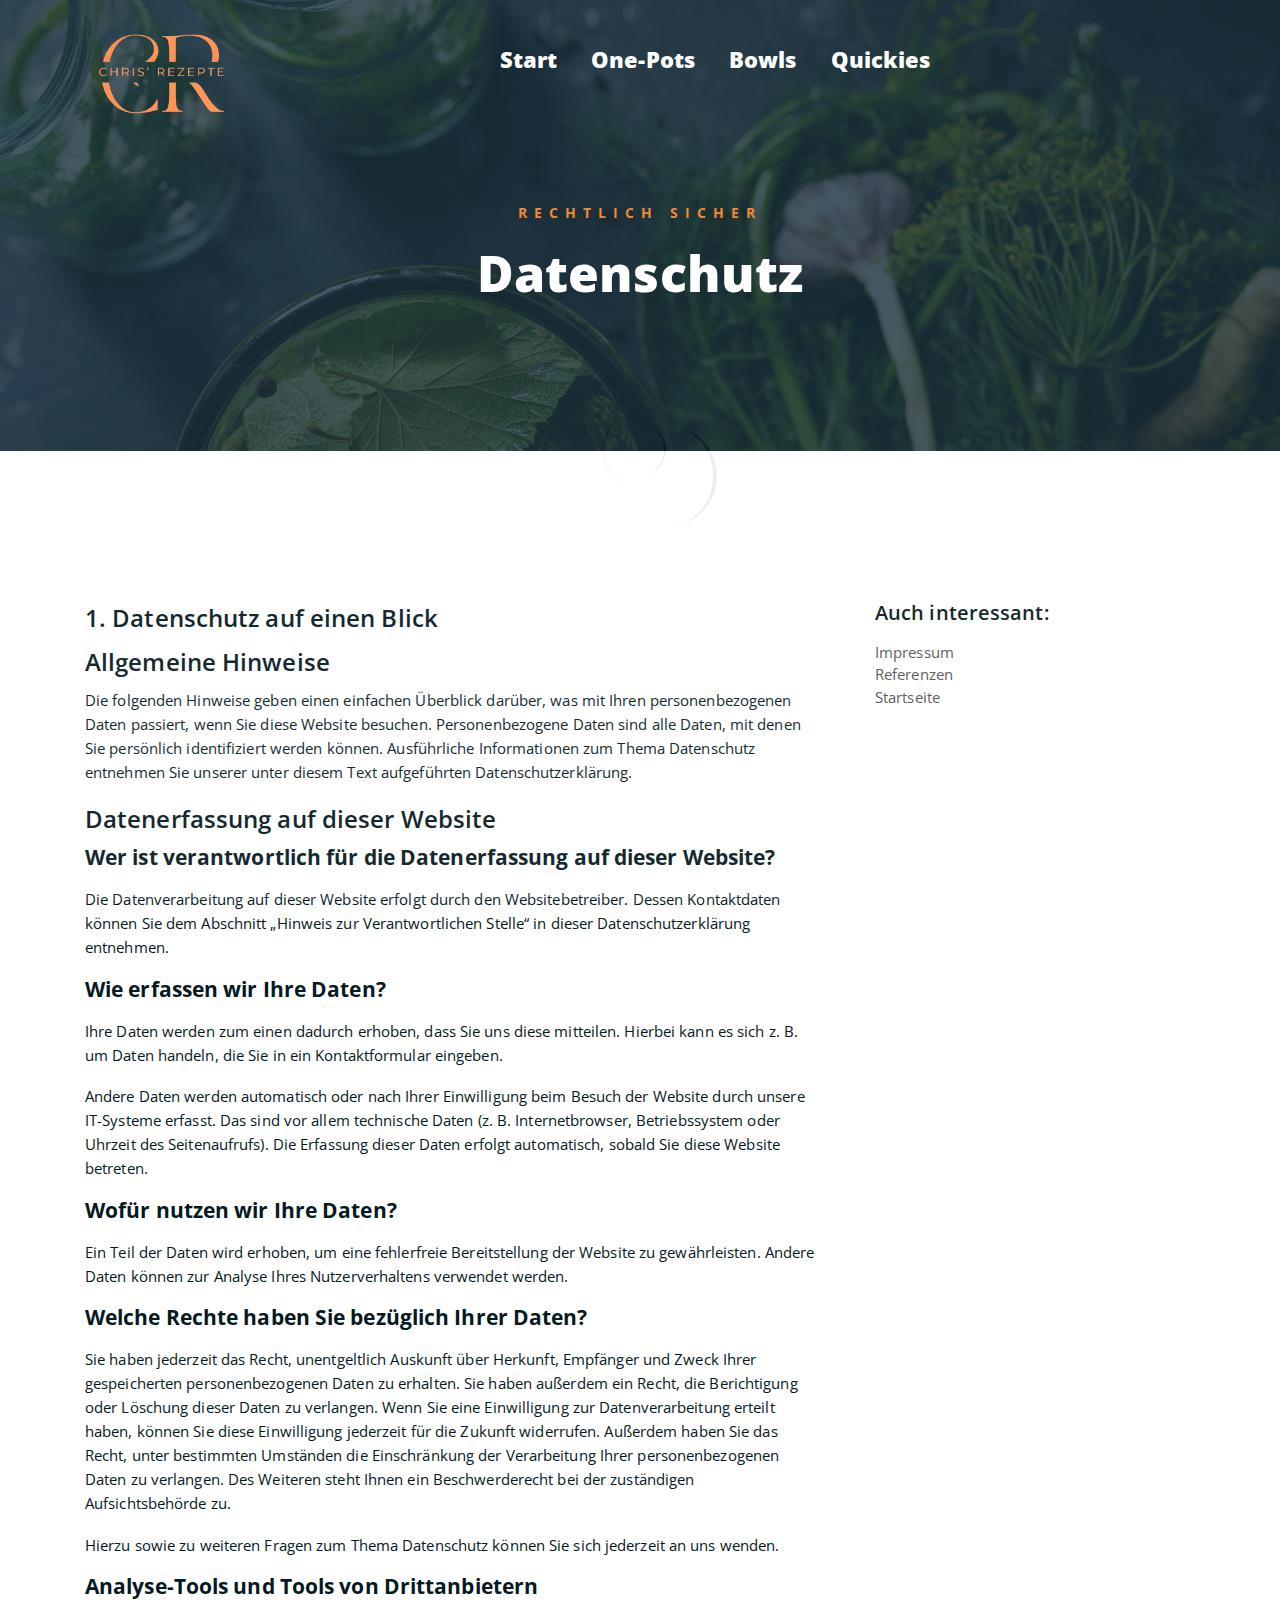
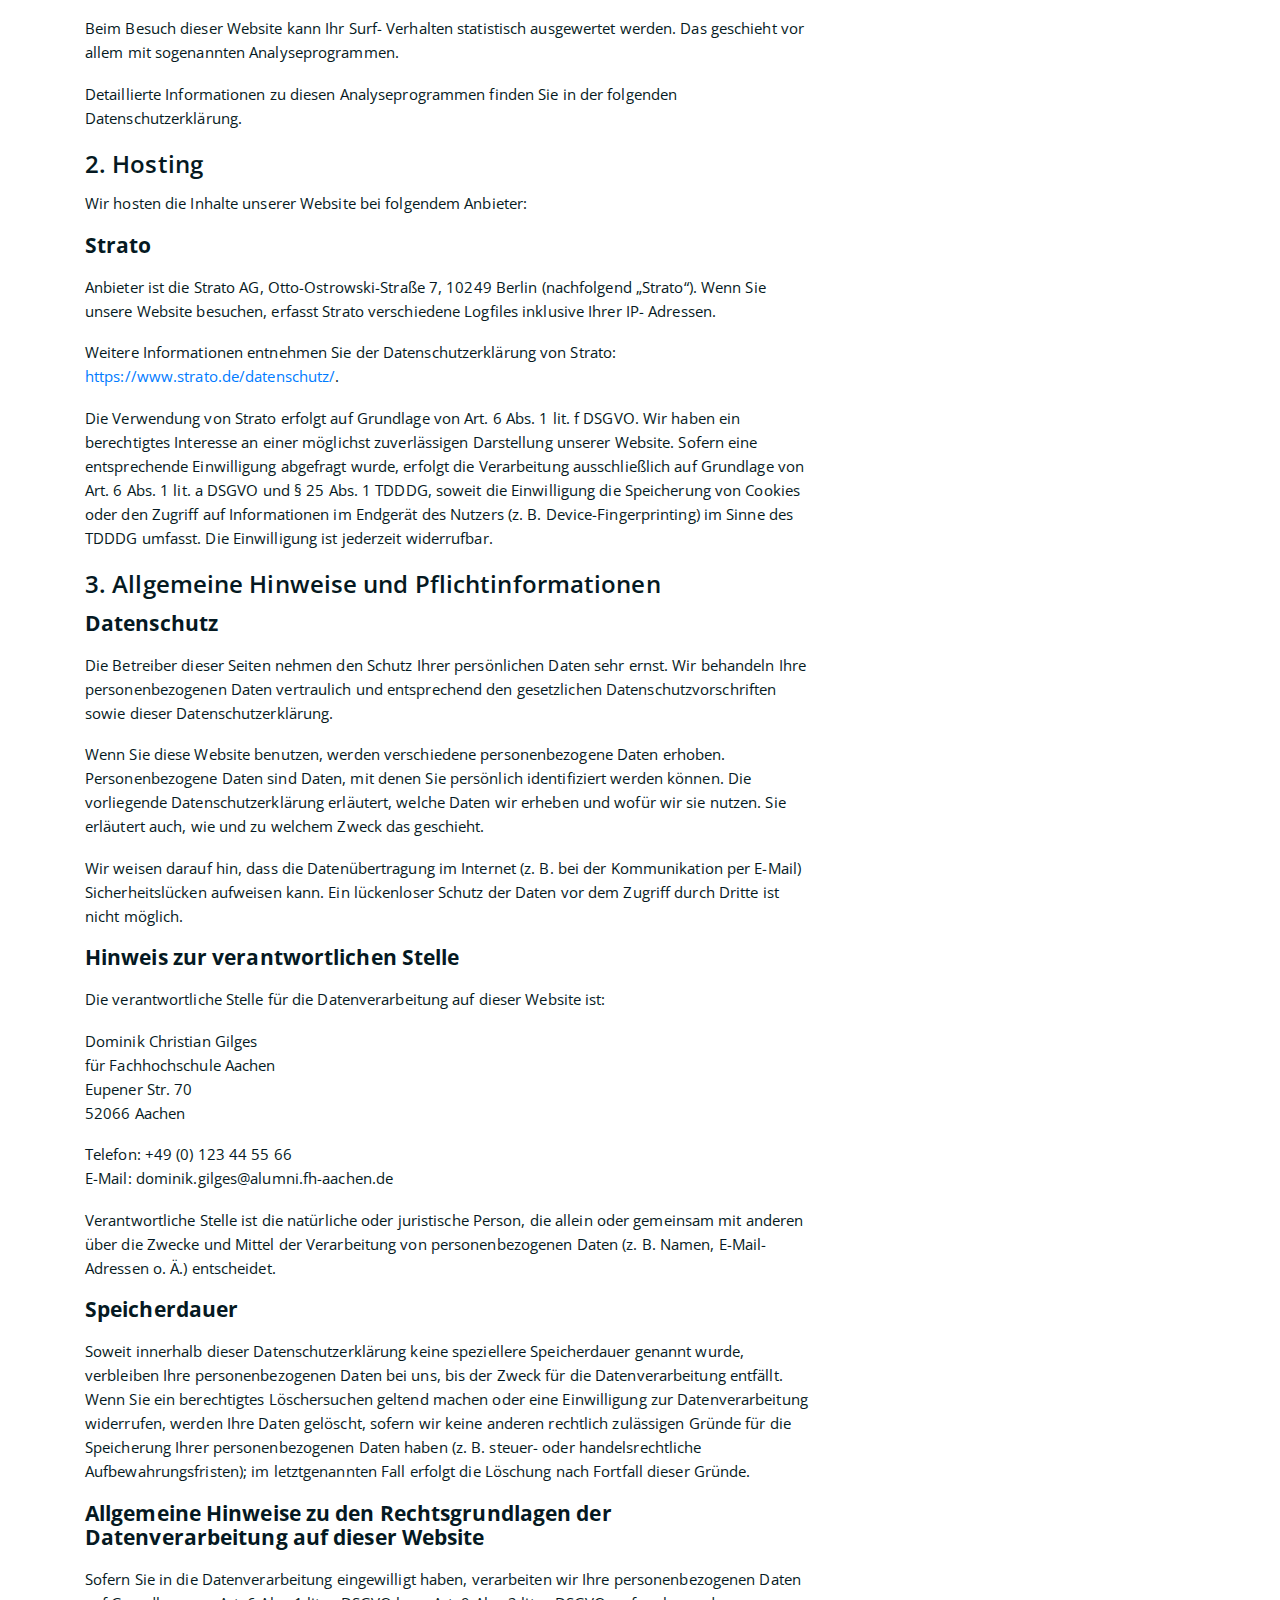
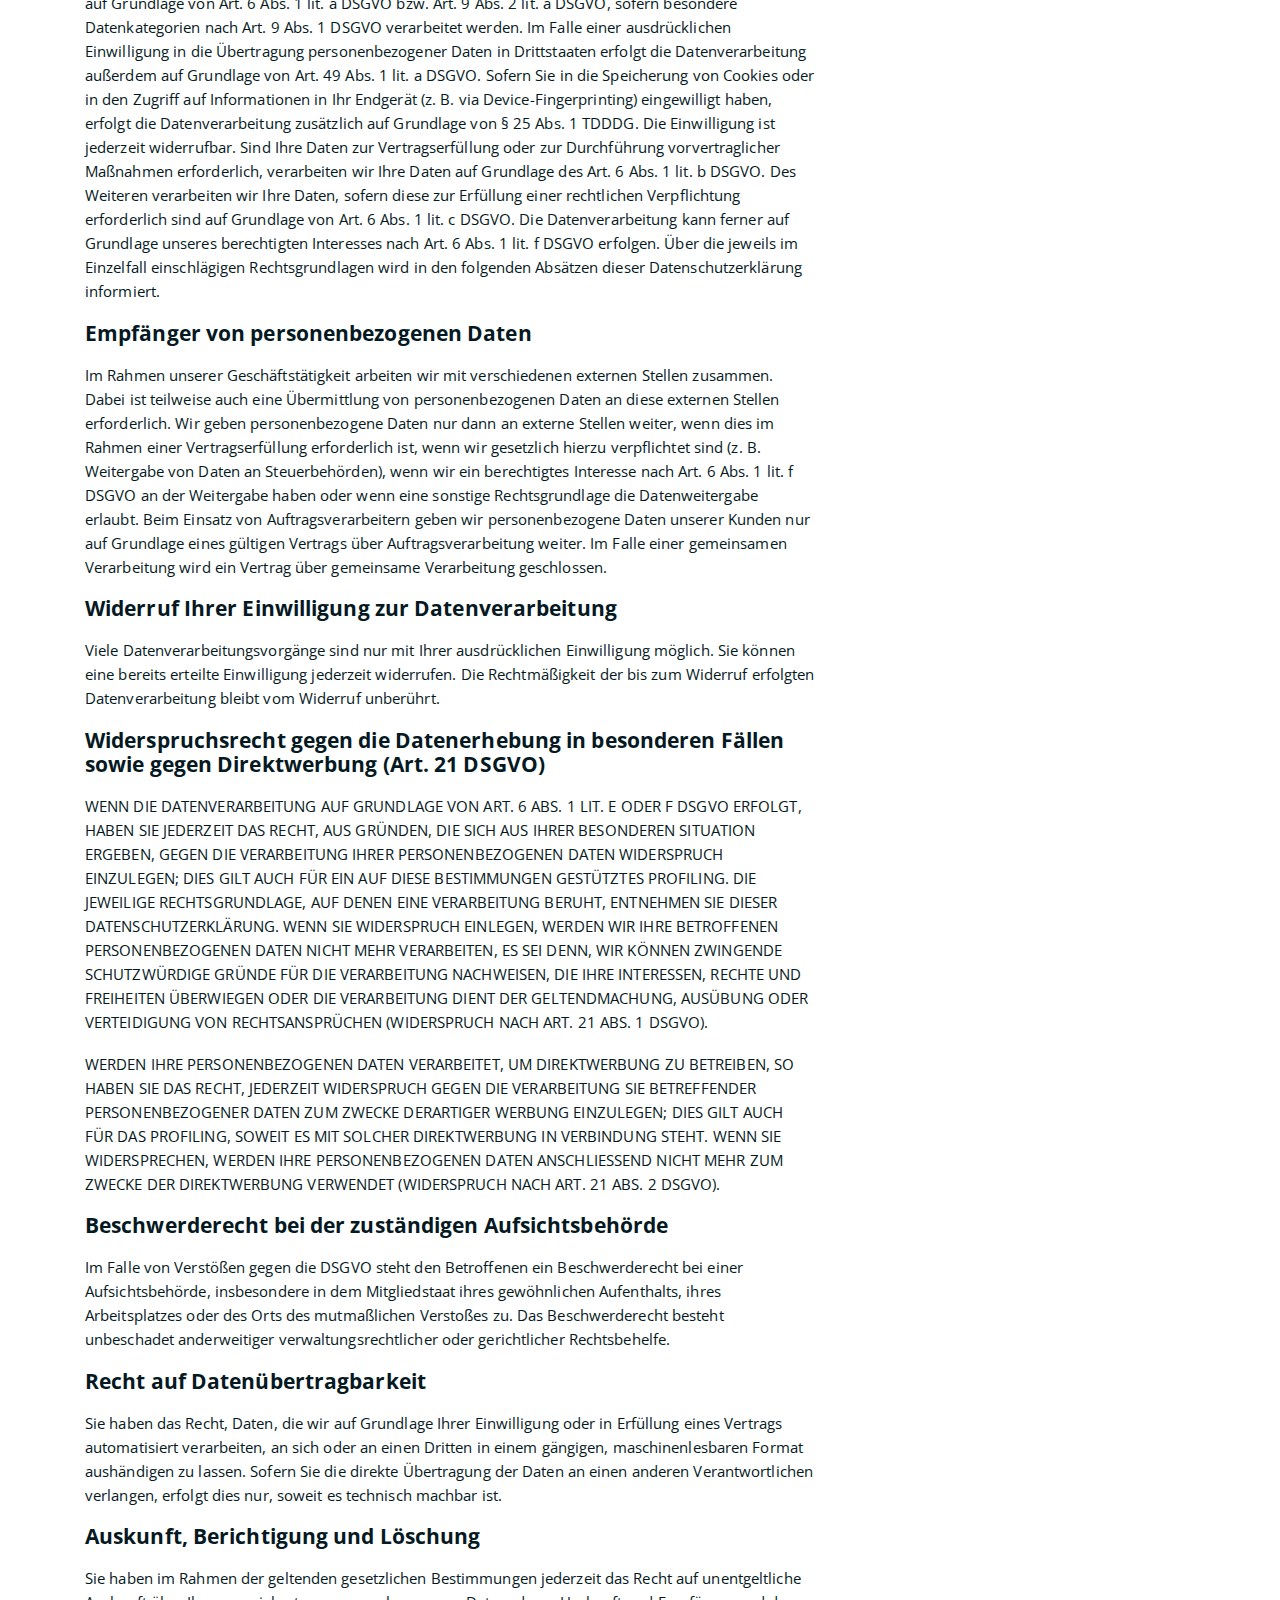
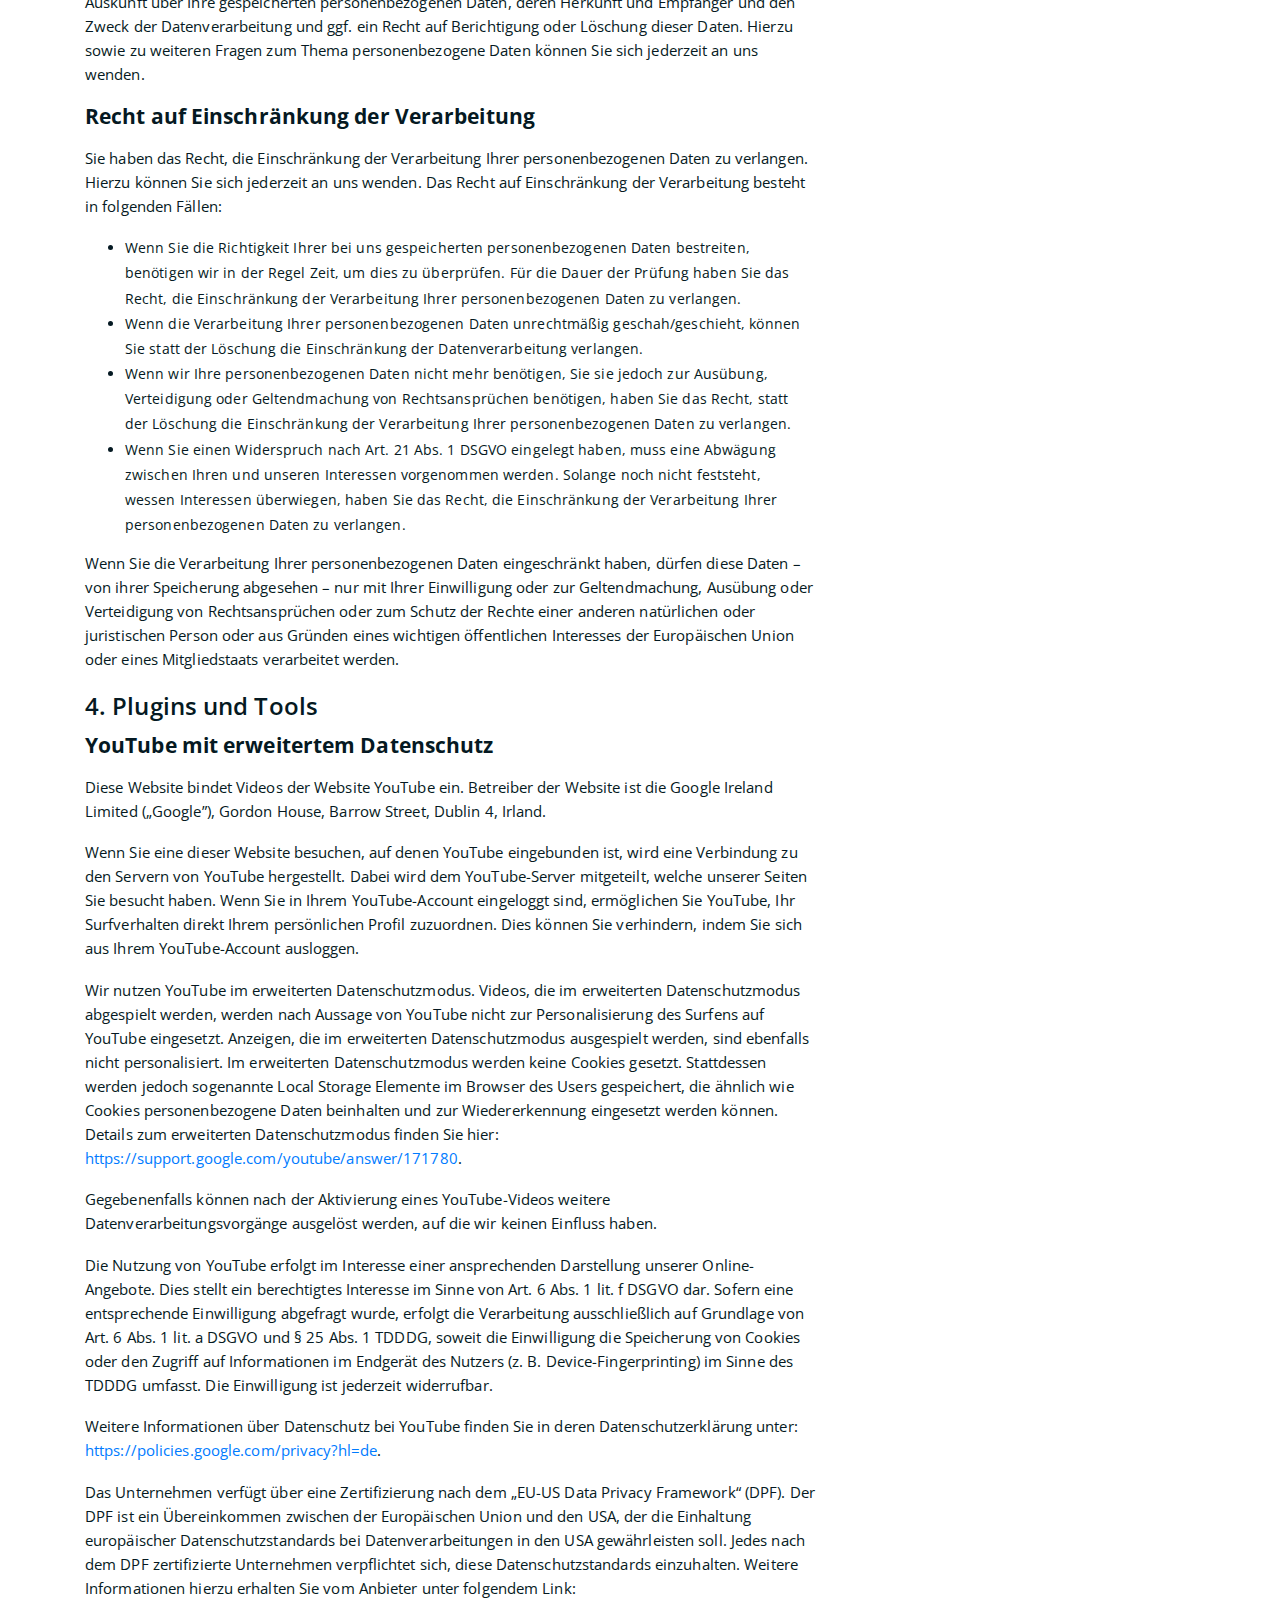
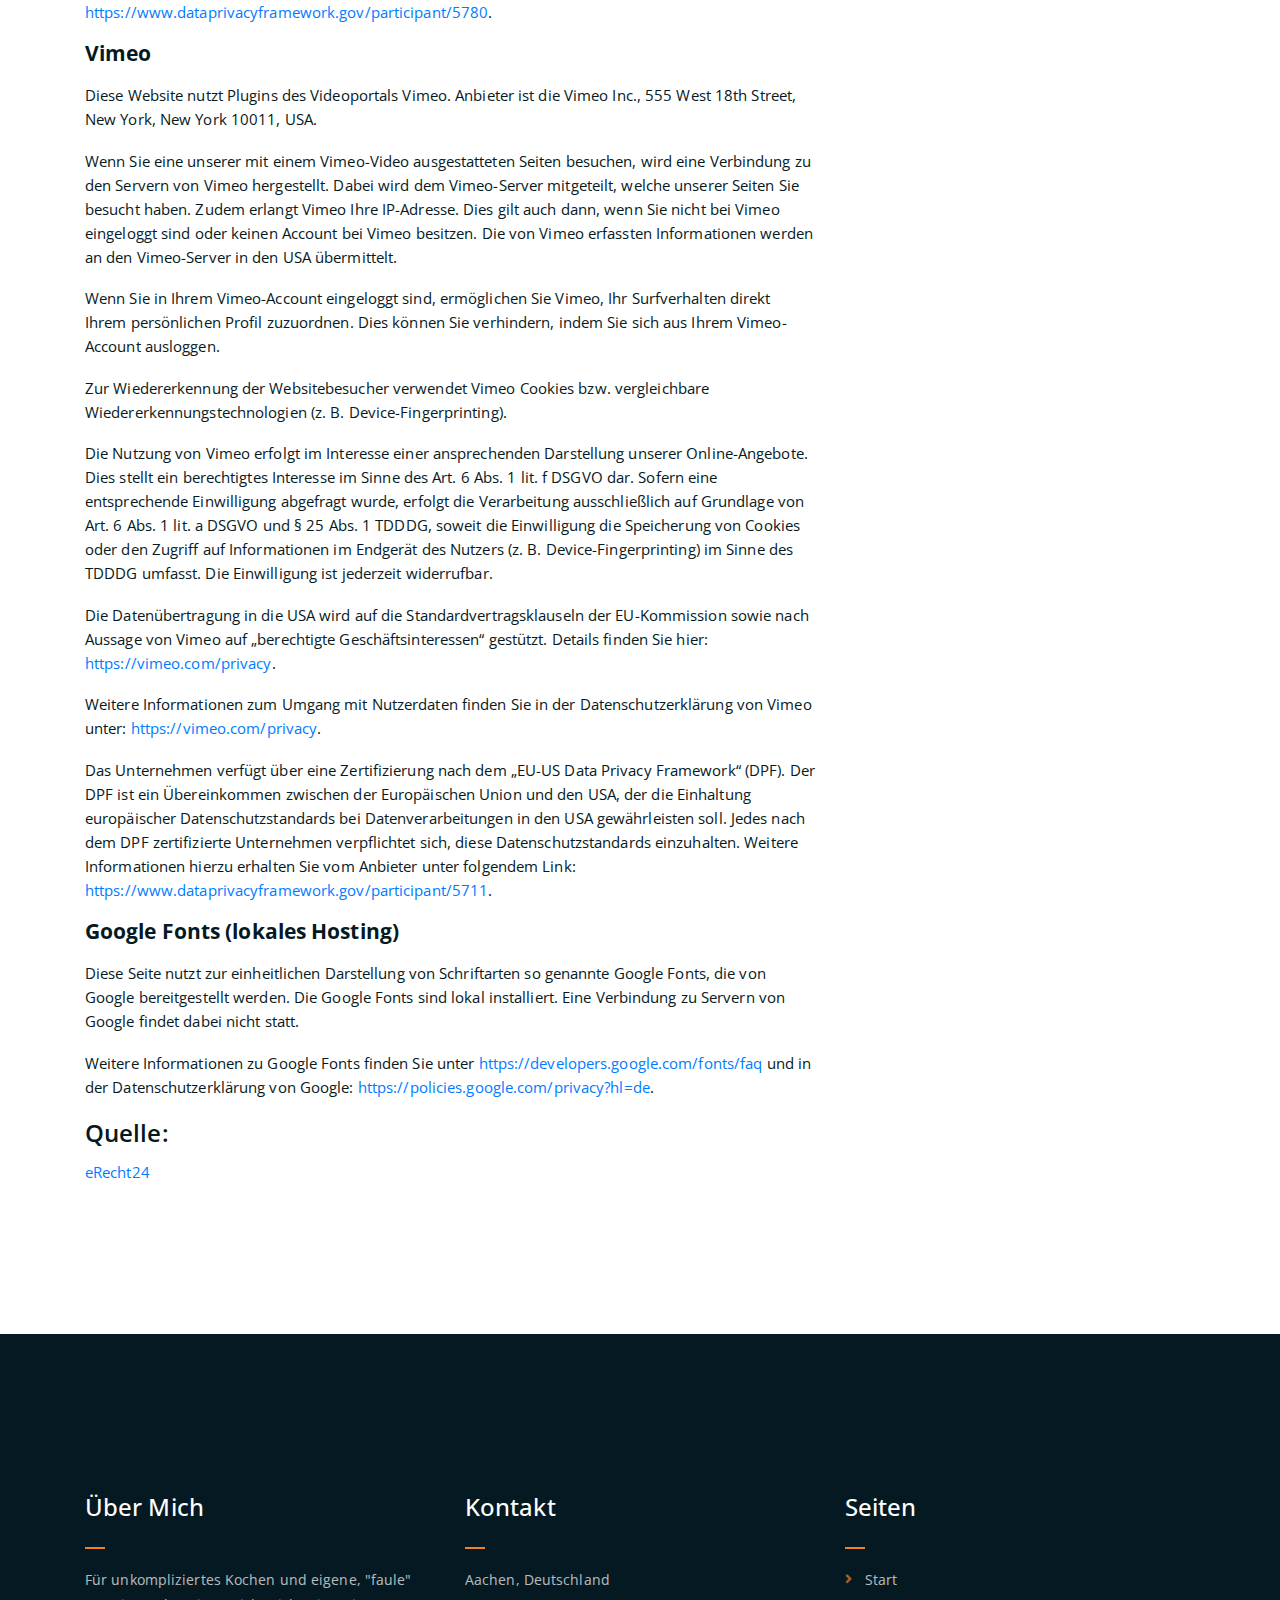
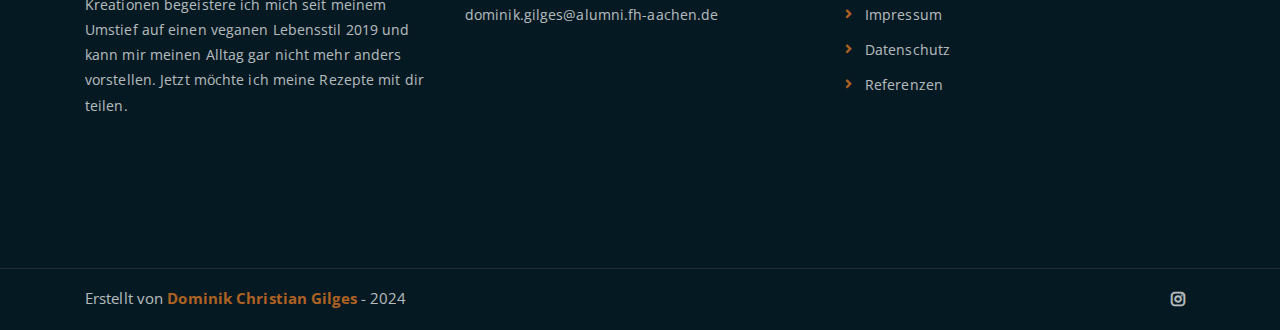
<file: datenschutz.html>
<!DOCTYPE html>
<html lang="de">
  <head>
    <meta charset="UTF-8" />
    <meta http-equiv="X-UA-Compatible" content="IE=edge" />
    <meta name="viewport" content="width=device-width, initial-scale=1" />
    <meta
      name="description"
      content="Rezeptseite -Chris' Rezepte- auf Basis eines Responsive Bootstrap4 Shop Templates"
    />

    <!-- title -->
    <title>Datenschutz</title>

    <!-- favicon -->
    <link rel="shortcut icon" type="image/png" href="assets/img/favicon.png" />
    <!-- google font -->
    <link
      href="https://fonts.googleapis.com/css?family=Open+Sans:300,400,700"
      rel="stylesheet"
    />
    <link
      href="https://fonts.googleapis.com/css?family=Poppins:400,700&display=swap"
      rel="stylesheet"
    />
    <!-- fontawesome -->
    <link rel="stylesheet" href="assets/css/all.min.css" />
    <!-- bootstrap -->
    <link rel="stylesheet" href="assets/bootstrap/css/bootstrap.min.css" />
    <!-- owl carousel -->
    <link rel="stylesheet" href="assets/css/owl.carousel.css" />
    <!-- magnific popup -->
    <link rel="stylesheet" href="assets/css/magnific-popup.css" />
    <!-- animate css -->
    <link rel="stylesheet" href="assets/css/animate.css" />
    <!-- mean menu css -->
    <link rel="stylesheet" href="assets/css/meanmenu.min.css" />
    <!-- main style -->
    <link rel="stylesheet" href="assets/css/main.css" />
    <!-- responsive -->
    <link rel="stylesheet" href="assets/css/responsive.css" />
  </head>
  <body>
    <!--PreLoader-->
    <div class="loader">
      <div class="loader-inner">
        <div class="circle"></div>
      </div>
    </div>
    <!--PreLoader Ends-->

    <!-- header -->
    <div class="top-header-area" id="sticker">
      <div class="container">
        <div class="row">
          <div class="col-lg-12 col-sm-12 text-center">
            <div class="main-menu-wrap">
              <!-- logo -->
              <div class="site-logo">
                <a href="index.html">
                  <img src="assets/img/logo.png" alt="" />
                </a>
              </div>
              <!-- logo -->

              <!-- menu start -->
              <nav class="main-menu">
                <ul>
                  <li class="sub-menu">
                    <a href="index.html">Start</a>
                  </li>
                  <li>
                    <a href="#">One-Pots</a>
                    <ul class="sub-menu">
                      <li><a href="chili.html">Chili Sin Carne</a></li>
                      <li><a href="curry.html">Kichererbsencurry</a></li>
                    </ul>
                  </li>
                  <li>
                    <a href="#">Bowls</a>
                    <ul class="sub-menu">
                      <li><a href="gyros.html">Gyros Bowl</a></li>
                      <li><a href="tofu.html">Sticky Tofu Bowl</a></li>
                    </ul>
                  </li>
                  <li>
                    <a href="#">Quickies</a>
                    <ul class="sub-menu">
                      <li><a href="pizzabuns.html">Pizzabrötchen</a></li>
                      <li><a href="spargelsalat.html">Spargelsalat</a></li>
                    </ul>
                  </li>
                  <!-- An dieser Stelle können zu einem späteren Zeitpunkt wieder Header Icons eingefügt werden. 
					Für die derzeitige Nutzung der Website empfinde ich diese als ungeeignet und unnötig und lasse 
					die div deswegen leer. -->
                  <li>
                    <div class="header-icons"></div>
                  </li>
                </ul>
              </nav>
              <div class="mobile-menu"></div>
              <!-- menu end -->
            </div>
          </div>
        </div>
      </div>
    </div>
    <!-- end header -->

    <!-- breadcrumb-section -->
    <div class="breadcrumb-section breadcrumb-bg">
      <div class="container">
        <div class="row">
          <div class="col-lg-8 offset-lg-2 text-center">
            <div class="breadcrumb-text">
              <p>Rechtlich sicher</p>
              <h1>Datenschutz</h1>
            </div>
          </div>
        </div>
      </div>
    </div>
    <!-- end breadcrumb section -->

    <!-- datenschutz section -->
    <div class="mt-150 mb-150">
      <div class="container">
        <div class="row">
          <div class="col-lg-8">
            <div class="single-article-section">
              <div class="single-article-text">
                <div class="single-artcile-bg"></div>
                <h2>1. Datenschutz auf einen Blick</h2>
                <h2>Allgemeine Hinweise</h2>
                <p>
                  Die folgenden Hinweise geben einen einfachen &Uuml;berblick
                  dar&uuml;ber, was mit Ihren personenbezogenen Daten passiert,
                  wenn Sie diese Website besuchen. Personenbezogene Daten sind
                  alle Daten, mit denen Sie pers&ouml;nlich identifiziert werden
                  k&ouml;nnen. Ausf&uuml;hrliche Informationen zum Thema
                  Datenschutz entnehmen Sie unserer unter diesem Text
                  aufgef&uuml;hrten Datenschutzerkl&auml;rung.
                </p>
                <h2>Datenerfassung auf dieser Website</h2>
                <h4>
                  Wer ist verantwortlich f&uuml;r die Datenerfassung auf dieser
                  Website?
                </h4>
                <p>
                  Die Datenverarbeitung auf dieser Website erfolgt durch den
                  Websitebetreiber. Dessen Kontaktdaten k&ouml;nnen Sie dem
                  Abschnitt &bdquo;Hinweis zur Verantwortlichen Stelle&ldquo; in
                  dieser Datenschutzerkl&auml;rung entnehmen.
                </p>
                <h4>Wie erfassen wir Ihre Daten?</h4>
                <p>
                  Ihre Daten werden zum einen dadurch erhoben, dass Sie uns
                  diese mitteilen. Hierbei kann es sich z.&nbsp;B. um Daten
                  handeln, die Sie in ein Kontaktformular eingeben.
                </p>
                <p>
                  Andere Daten werden automatisch oder nach Ihrer Einwilligung
                  beim Besuch der Website durch unsere IT-Systeme erfasst. Das
                  sind vor allem technische Daten (z.&nbsp;B. Internetbrowser,
                  Betriebssystem oder Uhrzeit des Seitenaufrufs). Die Erfassung
                  dieser Daten erfolgt automatisch, sobald Sie diese Website
                  betreten.
                </p>
                <h4>Wof&uuml;r nutzen wir Ihre Daten?</h4>
                <p>
                  Ein Teil der Daten wird erhoben, um eine fehlerfreie
                  Bereitstellung der Website zu gew&auml;hrleisten. Andere Daten
                  k&ouml;nnen zur Analyse Ihres Nutzerverhaltens verwendet
                  werden.
                </p>
                <h4>Welche Rechte haben Sie bez&uuml;glich Ihrer Daten?</h4>
                <p>
                  Sie haben jederzeit das Recht, unentgeltlich Auskunft
                  &uuml;ber Herkunft, Empf&auml;nger und Zweck Ihrer
                  gespeicherten personenbezogenen Daten zu erhalten. Sie haben
                  au&szlig;erdem ein Recht, die Berichtigung oder L&ouml;schung
                  dieser Daten zu verlangen. Wenn Sie eine Einwilligung zur
                  Datenverarbeitung erteilt haben, k&ouml;nnen Sie diese
                  Einwilligung jederzeit f&uuml;r die Zukunft widerrufen.
                  Au&szlig;erdem haben Sie das Recht, unter bestimmten
                  Umst&auml;nden die Einschr&auml;nkung der Verarbeitung Ihrer
                  personenbezogenen Daten zu verlangen. Des Weiteren steht Ihnen
                  ein Beschwerderecht bei der zust&auml;ndigen
                  Aufsichtsbeh&ouml;rde zu.
                </p>
                <p>
                  Hierzu sowie zu weiteren Fragen zum Thema Datenschutz
                  k&ouml;nnen Sie sich jederzeit an uns wenden.
                </p>
                <h4>Analyse-Tools und Tools von Dritt&shy;anbietern</h4>
                <p>
                  Beim Besuch dieser Website kann Ihr Surf- Verhalten
                  statistisch ausgewertet werden. Das geschieht vor allem mit
                  sogenannten Analyseprogrammen.
                </p>
                <p>
                  Detaillierte Informationen zu diesen Analyseprogrammen finden
                  Sie in der folgenden Datenschutzerkl&auml;rung.
                </p>
                <h2>2. Hosting</h2>
                <p>
                  Wir hosten die Inhalte unserer Website bei folgendem Anbieter:
                </p>
                <h4>Strato</h4>
                <p>
                  Anbieter ist die Strato AG, Otto-Ostrowski-Stra&szlig;e 7,
                  10249 Berlin (nachfolgend &bdquo;Strato&ldquo;). Wenn Sie
                  unsere Website besuchen, erfasst Strato verschiedene Logfiles
                  inklusive Ihrer IP- Adressen.
                </p>
                <p>
                  Weitere Informationen entnehmen Sie der
                  Datenschutzerkl&auml;rung von Strato:
                  <a
                    href="https://www.strato.de/datenschutz/"
                    target="_blank"
                    rel="noopener
noreferrer"
                    >https://www.strato.de/datenschutz/</a
                  >.
                </p>
                <p>
                  Die Verwendung von Strato erfolgt auf Grundlage von Art. 6
                  Abs. 1 lit. f DSGVO. Wir haben ein berechtigtes Interesse an
                  einer m&ouml;glichst zuverl&auml;ssigen Darstellung unserer
                  Website. Sofern eine entsprechende Einwilligung abgefragt
                  wurde, erfolgt die Verarbeitung ausschlie&szlig;lich auf
                  Grundlage von Art. 6 Abs. 1 lit. a DSGVO und &sect; 25 Abs. 1
                  TDDDG, soweit die Einwilligung die Speicherung von Cookies
                  oder den Zugriff auf Informationen im Endger&auml;t des
                  Nutzers (z.&nbsp;B. Device-Fingerprinting) im Sinne des TDDDG
                  umfasst. Die Einwilligung ist jederzeit widerrufbar.
                </p>
                <h2>3. Allgemeine Hinweise und Pflicht&shy;informationen</h2>
                <h4>Datenschutz</h4>
                <p>
                  Die Betreiber dieser Seiten nehmen den Schutz Ihrer
                  pers&ouml;nlichen Daten sehr ernst. Wir behandeln Ihre
                  personenbezogenen Daten vertraulich und entsprechend den
                  gesetzlichen Datenschutzvorschriften sowie dieser
                  Datenschutzerkl&auml;rung.
                </p>
                <p>
                  Wenn Sie diese Website benutzen, werden verschiedene
                  personenbezogene Daten erhoben. Personenbezogene Daten sind
                  Daten, mit denen Sie pers&ouml;nlich identifiziert werden
                  k&ouml;nnen. Die vorliegende Datenschutzerkl&auml;rung
                  erl&auml;utert, welche Daten wir erheben und wof&uuml;r wir
                  sie nutzen. Sie erl&auml;utert auch, wie und zu welchem Zweck
                  das geschieht.
                </p>
                <p>
                  Wir weisen darauf hin, dass die Daten&uuml;bertragung im
                  Internet (z.&nbsp;B. bei der Kommunikation per E-Mail)
                  Sicherheitsl&uuml;cken aufweisen kann. Ein l&uuml;ckenloser
                  Schutz der Daten vor dem Zugriff durch Dritte ist nicht
                  m&ouml;glich.
                </p>
                <h4>Hinweis zur verantwortlichen Stelle</h4>
                <p>
                  Die verantwortliche Stelle f&uuml;r die Datenverarbeitung auf
                  dieser Website ist:
                </p>
                <p>
                  Dominik Christian Gilges<br />
                  f&uuml;r Fachhochschule Aachen<br />
                  Eupener Str. 70<br />
                  52066 Aachen
                </p>
                <p>
                  Telefon: +49 (0) 123 44 55 66<br />
                  E-Mail: dominik.gilges@alumni.fh-aachen.de
                </p>
                <p>
                  Verantwortliche Stelle ist die nat&uuml;rliche oder
                  juristische Person, die allein oder gemeinsam mit anderen
                  &uuml;ber die Zwecke und Mittel der Verarbeitung von
                  personenbezogenen Daten (z.&nbsp;B. Namen, E-Mail- Adressen o.
                  &Auml;.) entscheidet.
                </p>
                <h4>Speicherdauer</h4>
                <p>
                  Soweit innerhalb dieser Datenschutzerkl&auml;rung keine
                  speziellere Speicherdauer genannt wurde, verbleiben Ihre
                  personenbezogenen Daten bei uns, bis der Zweck f&uuml;r die
                  Datenverarbeitung entf&auml;llt. Wenn Sie ein berechtigtes
                  L&ouml;schersuchen geltend machen oder eine Einwilligung zur
                  Datenverarbeitung widerrufen, werden Ihre Daten gel&ouml;scht,
                  sofern wir keine anderen rechtlich zul&auml;ssigen Gr&uuml;nde
                  f&uuml;r die Speicherung Ihrer personenbezogenen Daten haben
                  (z.&nbsp;B. steuer- oder handelsrechtliche
                  Aufbewahrungsfristen); im letztgenannten Fall erfolgt die
                  L&ouml;schung nach Fortfall dieser Gr&uuml;nde.
                </p>
                <h4>
                  Allgemeine Hinweise zu den Rechtsgrundlagen der
                  Datenverarbeitung auf dieser Website
                </h4>
                <p>
                  Sofern Sie in die Datenverarbeitung eingewilligt haben,
                  verarbeiten wir Ihre personenbezogenen Daten auf Grundlage von
                  Art. 6 Abs. 1 lit. a DSGVO bzw. Art. 9 Abs. 2 lit. a DSGVO,
                  sofern besondere Datenkategorien nach Art. 9 Abs. 1 DSGVO
                  verarbeitet werden. Im Falle einer ausdr&uuml;cklichen
                  Einwilligung in die &Uuml;bertragung personenbezogener Daten
                  in Drittstaaten erfolgt die Datenverarbeitung au&szlig;erdem
                  auf Grundlage von Art. 49 Abs. 1 lit. a DSGVO. Sofern Sie in
                  die Speicherung von Cookies oder in den Zugriff auf
                  Informationen in Ihr Endger&auml;t (z.&nbsp;B. via
                  Device-Fingerprinting) eingewilligt haben, erfolgt die
                  Datenverarbeitung zus&auml;tzlich auf Grundlage von &sect; 25
                  Abs. 1 TDDDG. Die Einwilligung ist jederzeit widerrufbar. Sind
                  Ihre Daten zur Vertragserf&uuml;llung oder zur
                  Durchf&uuml;hrung vorvertraglicher Ma&szlig;nahmen
                  erforderlich, verarbeiten wir Ihre Daten auf Grundlage des
                  Art. 6 Abs. 1 lit. b DSGVO. Des Weiteren verarbeiten wir Ihre
                  Daten, sofern diese zur Erf&uuml;llung einer rechtlichen
                  Verpflichtung erforderlich sind auf Grundlage von Art. 6 Abs.
                  1 lit. c DSGVO. Die Datenverarbeitung kann ferner auf
                  Grundlage unseres berechtigten Interesses nach Art. 6 Abs. 1
                  lit. f DSGVO erfolgen. &Uuml;ber die jeweils im Einzelfall
                  einschl&auml;gigen Rechtsgrundlagen wird in den folgenden
                  Abs&auml;tzen dieser Datenschutzerkl&auml;rung informiert.
                </p>
                <h4>Empfänger von personenbezogenen Daten</h4>
                <p>
                  Im Rahmen unserer Gesch&auml;ftst&auml;tigkeit arbeiten wir
                  mit verschiedenen externen Stellen zusammen. Dabei ist
                  teilweise auch eine &Uuml;bermittlung von personenbezogenen
                  Daten an diese externen Stellen erforderlich. Wir geben
                  personenbezogene Daten nur dann an externe Stellen weiter,
                  wenn dies im Rahmen einer Vertragserf&uuml;llung erforderlich
                  ist, wenn wir gesetzlich hierzu verpflichtet sind (z.&nbsp;B.
                  Weitergabe von Daten an Steuerbeh&ouml;rden), wenn wir ein
                  berechtigtes Interesse nach Art. 6 Abs. 1 lit. f DSGVO an der
                  Weitergabe haben oder wenn eine sonstige Rechtsgrundlage die
                  Datenweitergabe erlaubt. Beim Einsatz von Auftragsverarbeitern
                  geben wir personenbezogene Daten unserer Kunden nur auf
                  Grundlage eines g&uuml;ltigen Vertrags &uuml;ber
                  Auftragsverarbeitung weiter. Im Falle einer gemeinsamen
                  Verarbeitung wird ein Vertrag &uuml;ber gemeinsame
                  Verarbeitung geschlossen.
                </p>
                <h4>Widerruf Ihrer Einwilligung zur Datenverarbeitung</h4>
                <p>
                  Viele Datenverarbeitungsvorg&auml;nge sind nur mit Ihrer
                  ausdr&uuml;cklichen Einwilligung m&ouml;glich. Sie k&ouml;nnen
                  eine bereits erteilte Einwilligung jederzeit widerrufen. Die
                  Rechtm&auml;&szlig;igkeit der bis zum Widerruf erfolgten
                  Datenverarbeitung bleibt vom Widerruf unber&uuml;hrt.
                </p>
                <h4>
                  Widerspruchsrecht gegen die Datenerhebung in besonderen
                  F&auml;llen sowie gegen Direktwerbung (Art. 21 DSGVO)
                </h4>
                <p>
                  WENN DIE DATENVERARBEITUNG AUF GRUNDLAGE VON ART. 6 ABS. 1
                  LIT. E ODER F DSGVO ERFOLGT, HABEN SIE JEDERZEIT DAS RECHT,
                  AUS GR&Uuml;NDEN, DIE SICH AUS IHRER BESONDEREN SITUATION
                  ERGEBEN, GEGEN DIE VERARBEITUNG IHRER PERSONENBEZOGENEN DATEN
                  WIDERSPRUCH EINZULEGEN; DIES GILT AUCH F&Uuml;R EIN AUF DIESE
                  BESTIMMUNGEN GEST&Uuml;TZTES PROFILING. DIE JEWEILIGE
                  RECHTSGRUNDLAGE, AUF DENEN EINE VERARBEITUNG BERUHT, ENTNEHMEN
                  SIE DIESER DATENSCHUTZERKL&Auml;RUNG. WENN SIE WIDERSPRUCH
                  EINLEGEN, WERDEN WIR IHRE BETROFFENEN PERSONENBEZOGENEN DATEN
                  NICHT MEHR VERARBEITEN, ES SEI DENN, WIR K&Ouml;NNEN ZWINGENDE
                  SCHUTZW&Uuml;RDIGE GR&Uuml;NDE F&Uuml;R DIE VERARBEITUNG
                  NACHWEISEN, DIE IHRE INTERESSEN, RECHTE UND FREIHEITEN
                  &Uuml;BERWIEGEN ODER DIE VERARBEITUNG DIENT DER
                  GELTENDMACHUNG, AUS&Uuml;BUNG ODER VERTEIDIGUNG VON
                  RECHTSANSPR&Uuml;CHEN (WIDERSPRUCH NACH ART. 21 ABS. 1 DSGVO).
                </p>
                <p>
                  WERDEN IHRE PERSONENBEZOGENEN DATEN VERARBEITET, UM
                  DIREKTWERBUNG ZU BETREIBEN, SO HABEN SIE DAS RECHT, JEDERZEIT
                  WIDERSPRUCH GEGEN DIE VERARBEITUNG SIE BETREFFENDER
                  PERSONENBEZOGENER DATEN ZUM ZWECKE DERARTIGER WERBUNG
                  EINZULEGEN; DIES GILT AUCH F&Uuml;R DAS PROFILING, SOWEIT ES
                  MIT SOLCHER DIREKTWERBUNG IN VERBINDUNG STEHT. WENN SIE
                  WIDERSPRECHEN, WERDEN IHRE PERSONENBEZOGENEN DATEN
                  ANSCHLIESSEND NICHT MEHR ZUM ZWECKE DER DIREKTWERBUNG
                  VERWENDET (WIDERSPRUCH NACH ART. 21 ABS. 2 DSGVO).
                </p>
                <h4>
                  Beschwerde&shy;recht bei der zust&auml;ndigen
                  Aufsichts&shy;beh&ouml;rde
                </h4>
                <p>
                  Im Falle von Verst&ouml;&szlig;en gegen die DSGVO steht den
                  Betroffenen ein Beschwerderecht bei einer
                  Aufsichtsbeh&ouml;rde, insbesondere in dem Mitgliedstaat ihres
                  gew&ouml;hnlichen Aufenthalts, ihres Arbeitsplatzes oder des
                  Orts des mutma&szlig;lichen Versto&szlig;es zu. Das
                  Beschwerderecht besteht unbeschadet anderweitiger
                  verwaltungsrechtlicher oder gerichtlicher Rechtsbehelfe.
                </p>
                <h4>Recht auf Daten&shy;&uuml;bertrag&shy;barkeit</h4>
                <p>
                  Sie haben das Recht, Daten, die wir auf Grundlage Ihrer
                  Einwilligung oder in Erf&uuml;llung eines Vertrags
                  automatisiert verarbeiten, an sich oder an einen Dritten in
                  einem g&auml;ngigen, maschinenlesbaren Format aush&auml;ndigen
                  zu lassen. Sofern Sie die direkte &Uuml;bertragung der Daten
                  an einen anderen Verantwortlichen verlangen, erfolgt dies nur,
                  soweit es technisch machbar ist.
                </p>
                <h4>Auskunft, Berichtigung und L&ouml;schung</h4>
                <p>
                  Sie haben im Rahmen der geltenden gesetzlichen Bestimmungen
                  jederzeit das Recht auf unentgeltliche Auskunft &uuml;ber Ihre
                  gespeicherten personenbezogenen Daten, deren Herkunft und
                  Empf&auml;nger und den Zweck der Datenverarbeitung und ggf.
                  ein Recht auf Berichtigung oder L&ouml;schung dieser Daten.
                  Hierzu sowie zu weiteren Fragen zum Thema personenbezogene
                  Daten k&ouml;nnen Sie sich jederzeit an uns wenden.
                </p>
                <h4>Recht auf Einschr&auml;nkung der Verarbeitung</h4>
                <p>
                  Sie haben das Recht, die Einschr&auml;nkung der Verarbeitung
                  Ihrer personenbezogenen Daten zu verlangen. Hierzu k&ouml;nnen
                  Sie sich jederzeit an uns wenden. Das Recht auf
                  Einschr&auml;nkung der Verarbeitung besteht in folgenden
                  F&auml;llen:
                </p>
                <ul>
                  <li>
                    Wenn Sie die Richtigkeit Ihrer bei uns gespeicherten
                    personenbezogenen Daten bestreiten, ben&ouml;tigen wir in
                    der Regel Zeit, um dies zu &uuml;berpr&uuml;fen. F&uuml;r
                    die Dauer der Pr&uuml;fung haben Sie das Recht, die
                    Einschr&auml;nkung der Verarbeitung Ihrer personenbezogenen
                    Daten zu verlangen.
                  </li>
                  <li>
                    Wenn die Verarbeitung Ihrer personenbezogenen Daten
                    unrechtm&auml;&szlig;ig geschah/geschieht, k&ouml;nnen Sie
                    statt der L&ouml;schung die Einschr&auml;nkung der
                    Datenverarbeitung verlangen.
                  </li>
                  <li>
                    Wenn wir Ihre personenbezogenen Daten nicht mehr
                    ben&ouml;tigen, Sie sie jedoch zur Aus&uuml;bung,
                    Verteidigung oder Geltendmachung von Rechtsanspr&uuml;chen
                    ben&ouml;tigen, haben Sie das Recht, statt der L&ouml;schung
                    die Einschr&auml;nkung der Verarbeitung Ihrer
                    personenbezogenen Daten zu verlangen.
                  </li>
                  <li>
                    Wenn Sie einen Widerspruch nach Art. 21 Abs. 1 DSGVO
                    eingelegt haben, muss eine Abw&auml;gung zwischen Ihren und
                    unseren Interessen vorgenommen werden. Solange noch nicht
                    feststeht, wessen Interessen &uuml;berwiegen, haben Sie das
                    Recht, die Einschr&auml;nkung der Verarbeitung Ihrer
                    personenbezogenen Daten zu verlangen.
                  </li>
                </ul>
                <p>
                  Wenn Sie die Verarbeitung Ihrer personenbezogenen Daten
                  eingeschr&auml;nkt haben, d&uuml;rfen diese Daten &ndash; von
                  ihrer Speicherung abgesehen &ndash; nur mit Ihrer Einwilligung
                  oder zur Geltendmachung, Aus&uuml;bung oder Verteidigung von
                  Rechtsanspr&uuml;chen oder zum Schutz der Rechte einer anderen
                  nat&uuml;rlichen oder juristischen Person oder aus
                  Gr&uuml;nden eines wichtigen &ouml;ffentlichen Interesses der
                  Europ&auml;ischen Union oder eines Mitgliedstaats verarbeitet
                  werden.
                </p>
                <h2>4. Plugins und Tools</h2>
                <h4>YouTube mit erweitertem Datenschutz</h4>
                <p>
                  Diese Website bindet Videos der Website YouTube ein. Betreiber
                  der Website ist die Google Ireland Limited
                  (&bdquo;Google&rdquo;), Gordon House, Barrow Street, Dublin 4,
                  Irland.
                </p>
                <p>
                  Wenn Sie eine dieser Website besuchen, auf denen YouTube
                  eingebunden ist, wird eine Verbindung zu den Servern von
                  YouTube hergestellt. Dabei wird dem YouTube-Server mitgeteilt,
                  welche unserer Seiten Sie besucht haben. Wenn Sie in Ihrem
                  YouTube-Account eingeloggt sind, erm&ouml;glichen Sie YouTube,
                  Ihr Surfverhalten direkt Ihrem pers&ouml;nlichen Profil
                  zuzuordnen. Dies k&ouml;nnen Sie verhindern, indem Sie sich
                  aus Ihrem YouTube-Account ausloggen.
                </p>
                <p>
                  Wir nutzen YouTube im erweiterten Datenschutzmodus. Videos,
                  die im erweiterten Datenschutzmodus abgespielt werden, werden
                  nach Aussage von YouTube nicht zur Personalisierung des
                  Surfens auf YouTube eingesetzt. Anzeigen, die im erweiterten
                  Datenschutzmodus ausgespielt werden, sind ebenfalls nicht
                  personalisiert. Im erweiterten Datenschutzmodus werden keine
                  Cookies gesetzt. Stattdessen werden jedoch sogenannte Local
                  Storage Elemente im Browser des Users gespeichert, die
                  &auml;hnlich wie Cookies personenbezogene Daten beinhalten und
                  zur Wiedererkennung eingesetzt werden k&ouml;nnen. Details zum
                  erweiterten Datenschutzmodus finden Sie hier:
                  <a
                    href="https://support.google.com/youtube/answer/171780"
                    target="_blank"
                    rel="noopener
noreferrer"
                    >https://support.google.com/youtube/answer/171780</a
                  >.
                </p>
                <p>
                  Gegebenenfalls k&ouml;nnen nach der Aktivierung eines
                  YouTube-Videos weitere Datenverarbeitungsvorg&auml;nge
                  ausgel&ouml;st werden, auf die wir keinen Einfluss haben.
                </p>
                <p>
                  Die Nutzung von YouTube erfolgt im Interesse einer
                  ansprechenden Darstellung unserer Online-Angebote. Dies stellt
                  ein berechtigtes Interesse im Sinne von Art. 6 Abs. 1 lit. f
                  DSGVO dar. Sofern eine entsprechende Einwilligung abgefragt
                  wurde, erfolgt die Verarbeitung ausschlie&szlig;lich auf
                  Grundlage von Art. 6 Abs. 1 lit. a DSGVO und &sect; 25 Abs. 1
                  TDDDG, soweit die Einwilligung die Speicherung von Cookies
                  oder den Zugriff auf Informationen im Endger&auml;t des
                  Nutzers (z.&nbsp;B. Device-Fingerprinting) im Sinne des TDDDG
                  umfasst. Die Einwilligung ist jederzeit widerrufbar.
                </p>
                <p>
                  Weitere Informationen &uuml;ber Datenschutz bei YouTube finden
                  Sie in deren Datenschutzerkl&auml;rung unter:
                  <a
                    href="https://policies.google.com/privacy?hl=de"
                    target="_blank"
                    rel="noopener
noreferrer"
                    >https://policies.google.com/privacy?hl=de</a
                  >.
                </p>
                <p>
                  Das Unternehmen verf&uuml;gt &uuml;ber eine Zertifizierung
                  nach dem &bdquo;EU-US Data Privacy Framework&ldquo; (DPF). Der
                  DPF ist ein &Uuml;bereinkommen zwischen der Europ&auml;ischen
                  Union und den USA, der die Einhaltung europ&auml;ischer
                  Datenschutzstandards bei Datenverarbeitungen in den USA
                  gew&auml;hrleisten soll. Jedes nach dem DPF zertifizierte
                  Unternehmen verpflichtet sich, diese Datenschutzstandards
                  einzuhalten. Weitere Informationen hierzu erhalten Sie vom
                  Anbieter unter folgendem Link:
                  <a
                    href="https://www.dataprivacyframework.gov/participant/5780"
                    target="_blank"
                    rel="noopener
noreferrer"
                    >https://www.dataprivacyframework.gov/participant/5780</a
                  >.
                </p>
                <h4>Vimeo</h4>
                <p>
                  Diese Website nutzt Plugins des Videoportals Vimeo. Anbieter
                  ist die Vimeo Inc., 555 West 18th Street, New York, New York
                  10011, USA.
                </p>
                <p>
                  Wenn Sie eine unserer mit einem Vimeo-Video ausgestatteten
                  Seiten besuchen, wird eine Verbindung zu den Servern von Vimeo
                  hergestellt. Dabei wird dem Vimeo-Server mitgeteilt, welche
                  unserer Seiten Sie besucht haben. Zudem erlangt Vimeo Ihre
                  IP-Adresse. Dies gilt auch dann, wenn Sie nicht bei Vimeo
                  eingeloggt sind oder keinen Account bei Vimeo besitzen. Die
                  von Vimeo erfassten Informationen werden an den Vimeo-Server
                  in den USA &uuml;bermittelt.
                </p>
                <p>
                  Wenn Sie in Ihrem Vimeo-Account eingeloggt sind,
                  erm&ouml;glichen Sie Vimeo, Ihr Surfverhalten direkt Ihrem
                  pers&ouml;nlichen Profil zuzuordnen. Dies k&ouml;nnen Sie
                  verhindern, indem Sie sich aus Ihrem Vimeo-Account ausloggen.
                </p>
                <p>
                  Zur Wiedererkennung der Websitebesucher verwendet Vimeo
                  Cookies bzw. vergleichbare Wiedererkennungstechnologien
                  (z.&nbsp;B. Device-Fingerprinting).
                </p>
                <p>
                  Die Nutzung von Vimeo erfolgt im Interesse einer ansprechenden
                  Darstellung unserer Online-Angebote. Dies stellt ein
                  berechtigtes Interesse im Sinne des Art. 6 Abs. 1 lit. f DSGVO
                  dar. Sofern eine entsprechende Einwilligung abgefragt wurde,
                  erfolgt die Verarbeitung ausschlie&szlig;lich auf Grundlage
                  von Art. 6 Abs. 1 lit. a DSGVO und &sect; 25 Abs. 1 TDDDG,
                  soweit die Einwilligung die Speicherung von Cookies oder den
                  Zugriff auf Informationen im Endger&auml;t des Nutzers
                  (z.&nbsp;B. Device-Fingerprinting) im Sinne des TDDDG umfasst.
                  Die Einwilligung ist jederzeit widerrufbar.
                </p>
                <p>
                  Die Daten&uuml;bertragung in die USA wird auf die
                  Standardvertragsklauseln der EU-Kommission sowie nach Aussage
                  von Vimeo auf &bdquo;berechtigte
                  Gesch&auml;ftsinteressen&ldquo; gest&uuml;tzt. Details finden
                  Sie hier:
                  <a
                    href="https://vimeo.com/privacy"
                    target="_blank"
                    rel="noopener
noreferrer"
                    >https://vimeo.com/privacy</a
                  >.
                </p>
                <p>
                  Weitere Informationen zum Umgang mit Nutzerdaten finden Sie in
                  der Datenschutzerkl&auml;rung von Vimeo unter:
                  <a
                    href="https://vimeo.com/privacy"
                    target="_blank"
                    rel="noopener noreferrer"
                    >https://vimeo.com/privacy</a
                  >.
                </p>
                <p>
                  Das Unternehmen verf&uuml;gt &uuml;ber eine Zertifizierung
                  nach dem &bdquo;EU-US Data Privacy Framework&ldquo; (DPF). Der
                  DPF ist ein &Uuml;bereinkommen zwischen der Europ&auml;ischen
                  Union und den USA, der die Einhaltung europ&auml;ischer
                  Datenschutzstandards bei Datenverarbeitungen in den USA
                  gew&auml;hrleisten soll. Jedes nach dem DPF zertifizierte
                  Unternehmen verpflichtet sich, diese Datenschutzstandards
                  einzuhalten. Weitere Informationen hierzu erhalten Sie vom
                  Anbieter unter folgendem Link:
                  <a
                    href="https://www.dataprivacyframework.gov/participant/5711"
                    target="_blank"
                    rel="noopener
noreferrer"
                    >https://www.dataprivacyframework.gov/participant/5711</a
                  >.
                </p>
                <h4>Google Fonts (lokales Hosting)</h4>
                <p>
                  Diese Seite nutzt zur einheitlichen Darstellung von
                  Schriftarten so genannte Google Fonts, die von Google
                  bereitgestellt werden. Die Google Fonts sind lokal
                  installiert. Eine Verbindung zu Servern von Google findet
                  dabei nicht statt.
                </p>
                <p>
                  Weitere Informationen zu Google Fonts finden Sie unter
                  <a
                    href="https://developers.google.com/fonts/faq"
                    target="_blank"
                    rel="noopener
noreferrer"
                    >https://developers.google.com/fonts/faq</a
                  >
                  und in der Datenschutzerkl&auml;rung von Google:
                  <a
                    href="https://policies.google.com/privacy?hl=de"
                    target="_blank"
                    rel="noopener
noreferrer"
                    >https://policies.google.com/privacy?hl=de</a
                  >.
                </p>
                <h2>Quelle:</h2>
                <p>
                  <a href="https://www.e-recht24.de/impressum-generator.html"
                    >eRecht24</a
                  >
                </p>
              </div>
            </div>
          </div>
          <div class="col-lg-4">
            <div class="sidebar-section">
              <div class="recent-posts">
                <h4>Auch interessant:</h4>
                <ul>
                  <li>
                    <a href="imprint.html">Impressum</a>
                  </li>
                  <li>
                    <a href="referenzen.html">Referenzen</a>
                  </li>
                  <li>
                    <a href="index.html">Startseite</a>
                    <!-- Ausweitbar, wenn man weitere Unterseiten einfügen möchte, die keine Rezepte sind. -->
                  </li>
                </ul>
              </div>
            </div>
          </div>
        </div>
      </div>
    </div>
    <!-- end imprint section -->

    <!-- footer -->
    <div class="footer-area">
      <div class="container">
        <div class="row">
          <div class="col-lg-4 col-md-6">
            <div class="footer-box about-widget">
              <h2 class="widget-title">Über Mich</h2>
              <p>
                Für unkompliziertes Kochen und eigene, "faule" Kreationen
                begeistere ich mich seit meinem Umstief auf einen veganen
                Lebensstil 2019 und kann mir meinen Alltag gar nicht mehr anders
                vorstellen. Jetzt möchte ich meine Rezepte mit dir teilen.
              </p>
            </div>
          </div>
          <div class="col-lg-4 col-md-6">
            <div class="footer-box get-in-touch">
              <h2 class="widget-title">Kontakt</h2>
              <ul>
                <li>Aachen, Deutschland</li>
                <li>
                  <a href="mailto:dominik.gilges@alumni.fh-aachen.de"
                    >dominik.gilges@alumni.fh-aachen.de</a
                  >
                </li>
              </ul>
            </div>
          </div>
          <div class="col-lg-4 col-md-6">
            <div class="footer-box pages">
              <h2 class="widget-title">Seiten</h2>
              <ul>
                <li><a href="index.html">Start</a></li>
                <li><a href="imprint.html">Impressum</a></li>
                <li><a href="datenschutz.html">Datenschutz</a></li>
                <li><a href="referenzen.html">Referenzen</a></li>
              </ul>
            </div>
          </div>
        </div>
      </div>
    </div>
    <!-- end footer -->

    <!-- created by -->
    <div class="created_by">
      <div class="container">
        <div class="row">
          <div class="col-lg-6 col-md-12">
            <p>
              Erstellt von
              <a href="https://www.instagram.com/chrsglgs/"
                >Dominik Christian Gilges</a
              >
              - 2024
            </p>
          </div>
          <div class="col-lg-6 text-right col-md-12">
            <div class="social-icons">
              <ul>
                <li>
                  <!-- Liste, damit zu einem späteren Zeitpunkt noch weitere Kanäle hinzugefügt werden können.
				 Social Media nutze ich aber nicht so wirklich aktiv. -->
                  <a href="https://www.instagram.com/chrsglgs/" target="_blank"
                    ><i class="fab fa-instagram"></i
                  ></a>
                </li>
              </ul>
            </div>
          </div>
        </div>
      </div>
    </div>
    <!-- end created by -->

    <!-- jquery -->
    <script src="assets/js/jquery-1.11.3.min.js"></script>
    <!-- bootstrap -->
    <script src="assets/bootstrap/js/bootstrap.min.js"></script>
    <!-- count down -->
    <script src="assets/js/jquery.countdown.js"></script>
    <!-- isotope -->
    <script src="assets/js/jquery.isotope-3.0.6.min.js"></script>
    <!-- waypoints -->
    <script src="assets/js/waypoints.js"></script>
    <!-- owl carousel -->
    <script src="assets/js/owl.carousel.min.js"></script>
    <!-- magnific popup -->
    <script src="assets/js/jquery.magnific-popup.min.js"></script>
    <!-- mean menu -->
    <script src="assets/js/jquery.meanmenu.min.js"></script>
    <!-- sticker js -->
    <script src="assets/js/sticker.js"></script>
    <!-- main js -->
    <script src="assets/js/main.js"></script>
  </body>
</html>
</file>
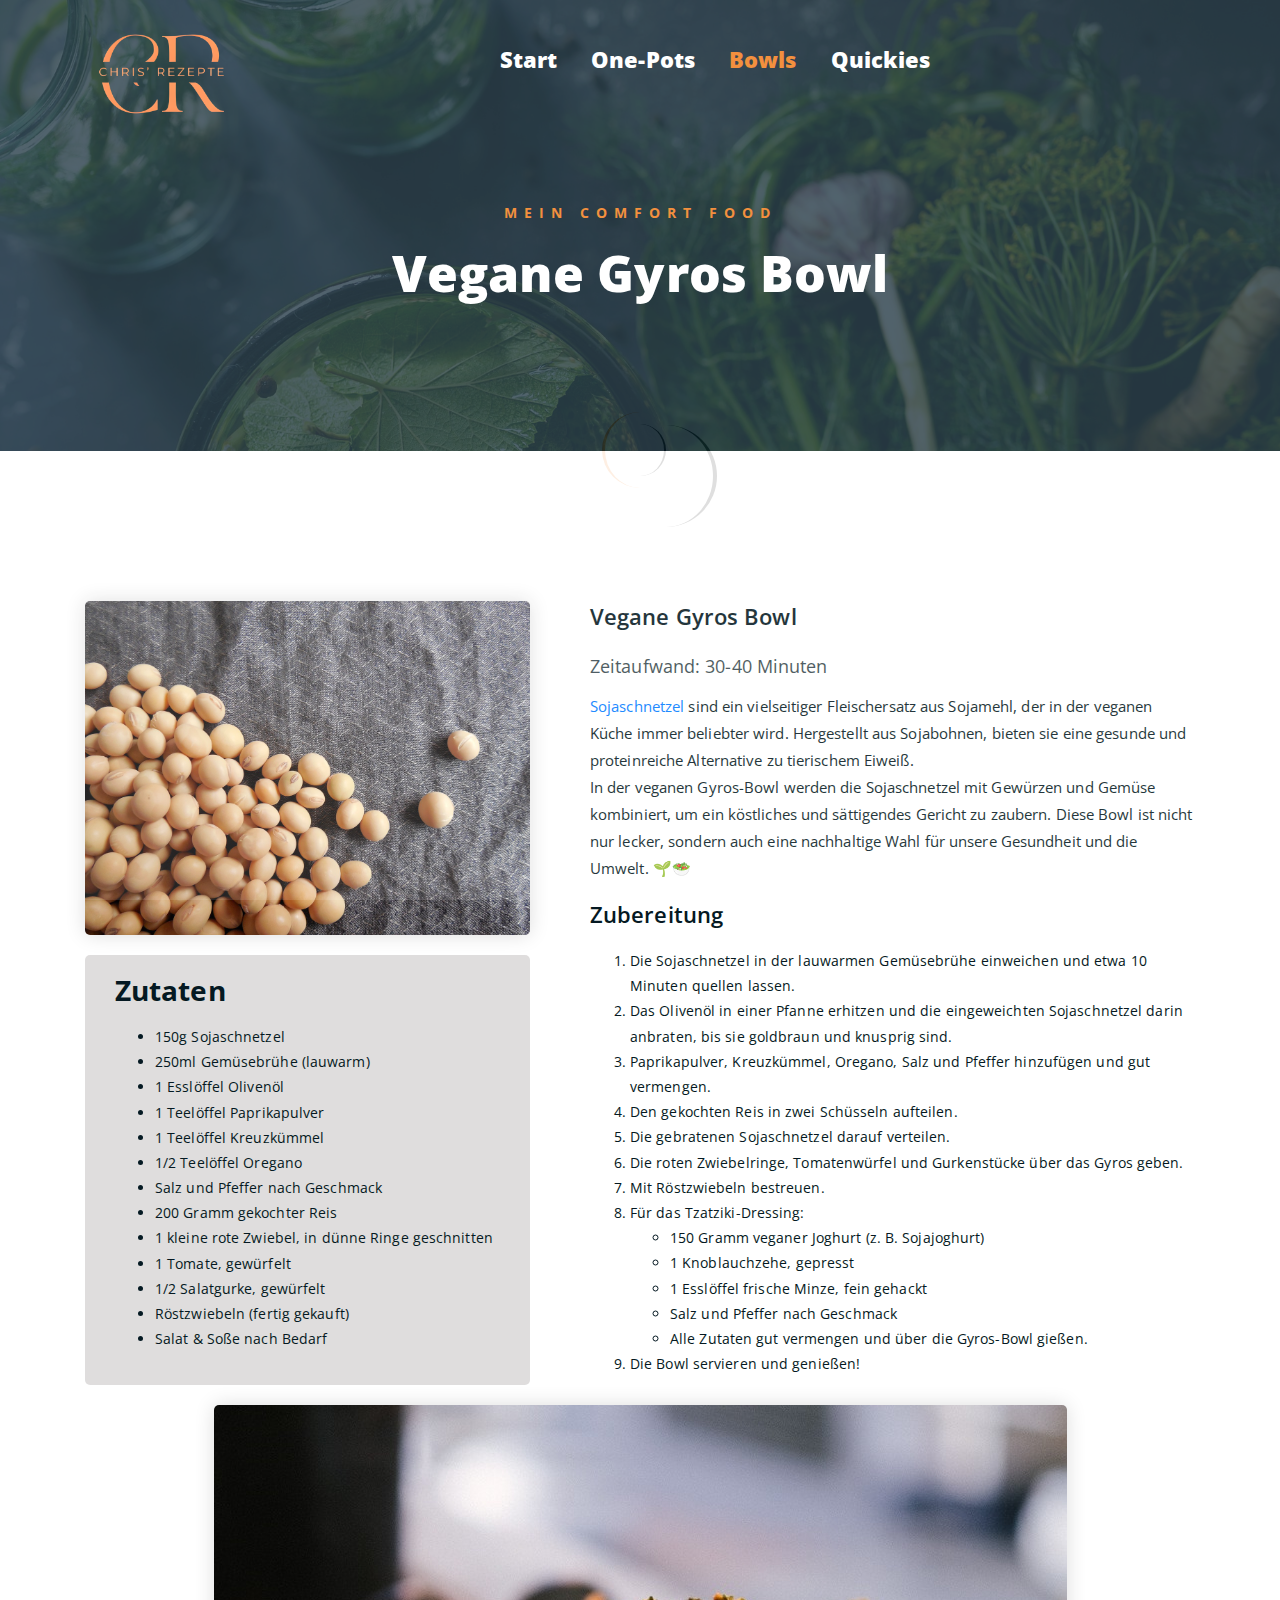
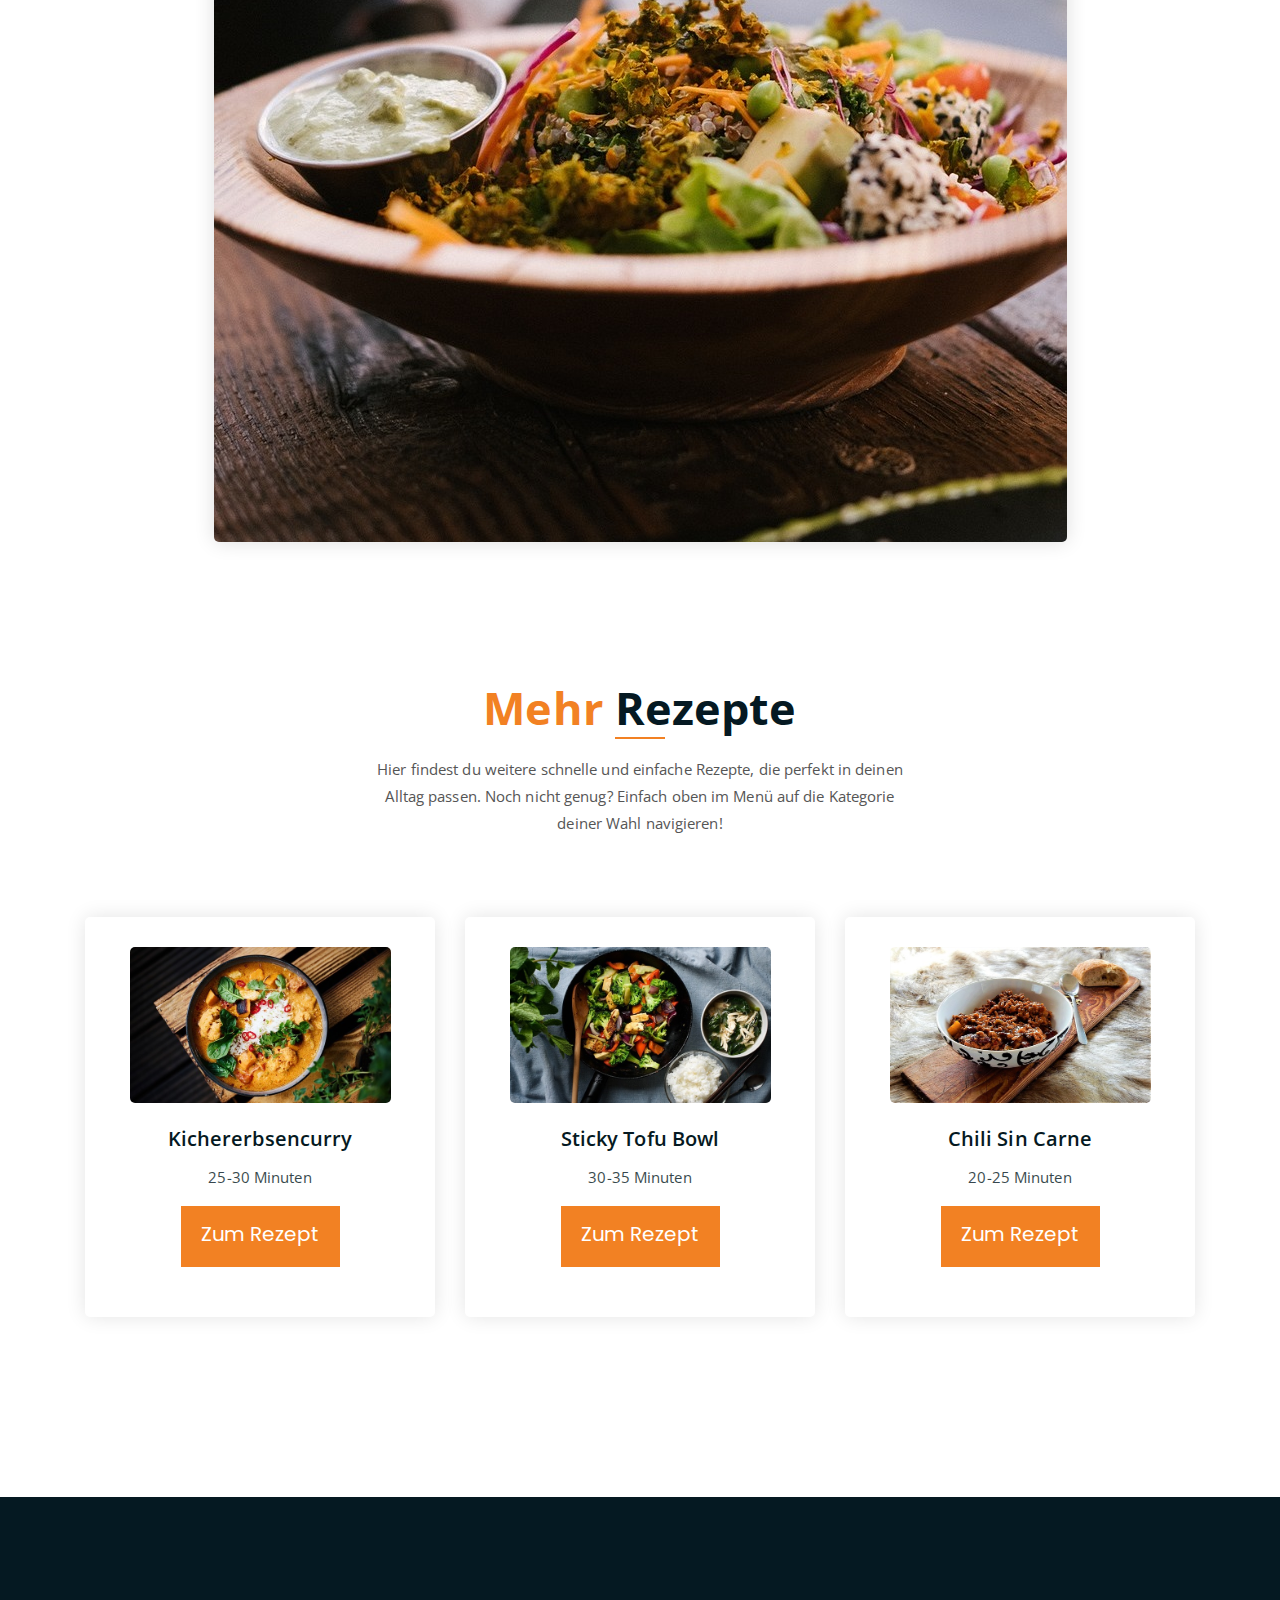
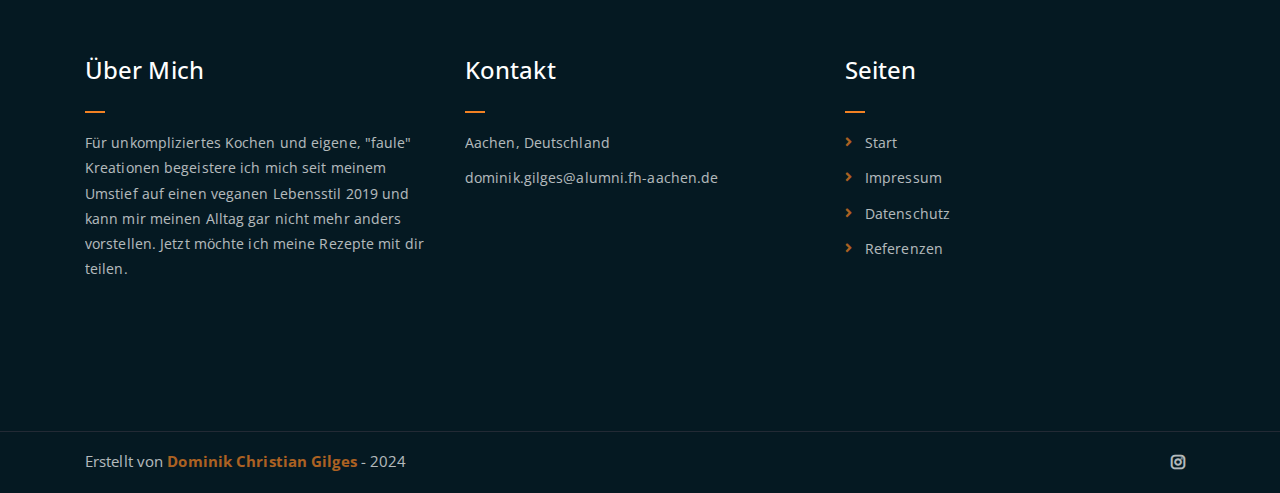
<file: gyros.html>
<!DOCTYPE html>
<html lang="de">
  <head>
    <meta charset="UTF-8" />
    <meta http-equiv="X-UA-Compatible" content="IE=edge" />
    <meta name="viewport" content="width=device-width, initial-scale=1" />
    <meta
      name="description"
      content="Responsive Bootstrap4 Shop Template, Created by Imran Hossain from https://imransdesign.com/"
    />

    <!-- title -->
    <title>Gyros Bowl</title>

    <!-- favicon -->
    <link rel="shortcut icon" type="image/png" href="assets/img/favicon.png" />
    <!-- google font -->
    <link
      href="https://fonts.googleapis.com/css?family=Open+Sans:300,400,700"
      rel="stylesheet"
    />
    <link
      href="https://fonts.googleapis.com/css?family=Poppins:400,700&display=swap"
      rel="stylesheet"
    />
    <!-- fontawesome -->
    <link rel="stylesheet" href="assets/css/all.min.css" />
    <!-- bootstrap -->
    <link rel="stylesheet" href="assets/bootstrap/css/bootstrap.min.css" />
    <!-- owl carousel -->
    <link rel="stylesheet" href="assets/css/owl.carousel.css" />
    <!-- magnific popup -->
    <link rel="stylesheet" href="assets/css/magnific-popup.css" />
    <!-- animate css -->
    <link rel="stylesheet" href="assets/css/animate.css" />
    <!-- mean menu css -->
    <link rel="stylesheet" href="assets/css/meanmenu.min.css" />
    <!-- main style -->
    <link rel="stylesheet" href="assets/css/main.css" />
    <!-- responsive -->
    <link rel="stylesheet" href="assets/css/responsive.css" />
  </head>
  <body>
    <!--PreLoader-->
    <div class="loader">
      <div class="loader-inner">
        <div class="circle"></div>
      </div>
    </div>
    <!--PreLoader Ends-->

    <!-- header -->
    <div class="top-header-area" id="sticker">
      <div class="container">
        <div class="row">
          <div class="col-lg-12 col-sm-12 text-center">
            <div class="main-menu-wrap">
              <!-- logo -->
              <div class="site-logo">
                <a href="index.html">
                  <img src="assets/img/logo.png" alt="" />
                </a>
              </div>
              <!-- logo -->

              <!-- menu start -->
              <nav class="main-menu">
                <ul>
                  <li>
                    <a href="index.html">Start</a>
                  </li>
                  <li>
                    <a href="#">One-Pots</a>
                    <ul class="sub-menu">
                      <li><a href="chili.html">Chili Sin Carne</a></li>
                      <li><a href="curry.html">Kichererbsencurry</a></li>
                    </ul>
                  </li>
                  <li class="current-list-item">
                    <a href="#">Bowls</a>
                    <ul class="sub-menu">
                      <li><a href="gyros.html">Gyros Bowl</a></li>
                      <li><a href="tofu.html">Sticky Tofu Bowl</a></li>
                    </ul>
                  </li>
                  <li>
                    <a href="#">Quickies</a>
                    <ul class="sub-menu">
                      <li><a href="pizzabuns.html">Pizzabrötchen</a></li>
                      <li><a href="spargelsalat.html">Spargelsalat</a></li>
                    </ul>
                  </li>
                  <!-- An dieser Stelle können zu einem späteren Zeitpunkt wieder Header Icons eingefügt werden. 
					Für die derzeitige Nutzung der Website empfinde ich diese als ungeeignet und unnötig und lasse 
					die div deswegen leer. -->
                  <li>
                    <div class="header-icons"></div>
                  </li>
                </ul>
              </nav>
              <div class="mobile-menu"></div>
              <!-- menu end -->
            </div>
          </div>
        </div>
      </div>
    </div>
    <!-- end header -->

    <!-- breadcrumb-section -->
    <div class="breadcrumb-section breadcrumb-bg">
      <div class="container">
        <div class="row">
          <div class="col-lg-8 offset-lg-2 text-center">
            <div class="breadcrumb-text">
              <p>Mein Comfort Food</p>
              <h1>Vegane Gyros Bowl</h1>
            </div>
          </div>
        </div>
      </div>
    </div>
    <!-- end breadcrumb section -->

    <!-- single recipe -->
    <div class="single-recipe mt-150 mb-150">
      <div class="container">
        <div class="row">
          <div class="col-md-5">
            <div class="single-recipe-deco">
              <img
                src="assets/img/rezepte/gyros-deco.jpg"
                alt="Ein Foto von Sojabohnen"
              />
            </div>
            <!-- Zutaten list  -->
            <div class="single-recipe-wrap">
              <h3>Zutaten</h3>
              <ul>
                <li>150g Sojaschnetzel</li>
                <li>250ml Gemüsebrühe (lauwarm)</li>
                <li>1 Esslöffel Olivenöl</li>
                <li>1 Teelöffel Paprikapulver</li>
                <li>1 Teelöffel Kreuzkümmel</li>
                <li>1/2 Teelöffel Oregano</li>
                <li>Salz und Pfeffer nach Geschmack</li>
                <li>200 Gramm gekochter Reis</li>
                <li>1 kleine rote Zwiebel, in dünne Ringe geschnitten</li>
                <li>1 Tomate, gewürfelt</li>
                <li>1/2 Salatgurke, gewürfelt</li>
                <li>Röstzwiebeln (fertig gekauft)</li>
                <li>Salat & Soße nach Bedarf</li>
              </ul>
            </div>
          </div>
          <div class="col-md-7">
            <div class="single-recipe-content">
              <h3>Vegane Gyros Bowl</h3>
              <p class="single-recipe-time">
                <span>Zeitaufwand: 30-40 Minuten</span>
              </p>
              <p>
                <a
                  href="https://www.velivery.com/de/vegane-lebensmittel/vantastic-foods-vantastic-schnetzel-aus-soja-250g"
                  >Sojaschnetzel</a
                >
                sind ein vielseitiger Fleischersatz aus Sojamehl, der in der
                veganen Küche immer beliebter wird. Hergestellt aus Sojabohnen,
                bieten sie eine gesunde und proteinreiche Alternative zu
                tierischem Eiweiß. <br />
                In der veganen Gyros-Bowl werden die Sojaschnetzel mit Gewürzen
                und Gemüse kombiniert, um ein köstliches und sättigendes Gericht
                zu zaubern. Diese Bowl ist nicht nur lecker, sondern auch eine
                nachhaltige Wahl für unsere Gesundheit und die Umwelt. 🌱🥗
              </p>
              <h3>Zubereitung</h3>
              <ol>
                <li>
                  Die Sojaschnetzel in der lauwarmen Gemüsebrühe einweichen und
                  etwa 10 Minuten quellen lassen.
                </li>
                <li>
                  Das Olivenöl in einer Pfanne erhitzen und die eingeweichten
                  Sojaschnetzel darin anbraten, bis sie goldbraun und knusprig
                  sind.
                </li>
                <li>
                  Paprikapulver, Kreuzkümmel, Oregano, Salz und Pfeffer
                  hinzufügen und gut vermengen.
                </li>
                <li>Den gekochten Reis in zwei Schüsseln aufteilen.</li>
                <li>Die gebratenen Sojaschnetzel darauf verteilen.</li>
                <li>
                  Die roten Zwiebelringe, Tomatenwürfel und Gurkenstücke über
                  das Gyros geben.
                </li>
                <li>Mit Röstzwiebeln bestreuen.</li>
                <li>
                  Für das Tzatziki-Dressing:
                  <ul>
                    <li>150 Gramm veganer Joghurt (z. B. Sojajoghurt)</li>
                    <li>1 Knoblauchzehe, gepresst</li>
                    <li>1 Esslöffel frische Minze, fein gehackt</li>
                    <li>Salz und Pfeffer nach Geschmack</li>
                    <li>
                      Alle Zutaten gut vermengen und über die Gyros-Bowl gießen.
                    </li>
                  </ul>
                </li>
                <li>Die Bowl servieren und genießen!</li>
              </ol>
            </div>
          </div>
        </div>
        <div class="single-recipe-img">
          <img
            src="assets/img/rezepte/gyros.jpg"
            alt="Ein Foto der fertigen Gyros Bowl"
          />
        </div>
      </div>
    </div>
    <!-- end single recipe -->

    <!-- recipes section -->
    <div class="product-section mt-150 mb-150">
      <div class="container">
        <div class="row">
          <div class="col-lg-8 offset-lg-2 text-center">
            <div class="section-title">
              <h3><span class="orange-text">Mehr</span> Rezepte</h3>
              <p>
                Hier findest du weitere schnelle und einfache Rezepte, die
                perfekt in deinen Alltag passen. Noch nicht genug? Einfach oben
                im Menü auf die Kategorie deiner Wahl navigieren!
              </p>
            </div>
          </div>
        </div>

        <div class="row">
          <div class="col-lg-4 col-md-6 text-center">
            <div class="single-recipe-item">
              <div class="recipe-image">
                <a href="curry.html"
                  ><img
                    src="assets/img/rezepte/curry-small.jpg"
                    alt="Foto eines Kichererbsencurrys"
                /></a>
              </div>
              <h3>Kichererbsencurry</h3>
              <p class="recipe-time"><span>25-30 Minuten</span></p>
              <a href="curry.html" class="boxed-btn">Zum Rezept</a>
            </div>
          </div>
          <div class="col-lg-4 col-md-6 text-center">
            <div class="single-recipe-item">
              <div class="recipe-image">
                <a href="tofu.html"
                  ><img
                    src="assets/img/rezepte/tofu-small.jpg"
                    alt="Foto einer Sticky Tofu Bowl"
                /></a>
              </div>
              <h3>Sticky Tofu Bowl</h3>
              <p class="recipe-time"><span>30-35 Minuten</span></p>
              <a href="tofu.html" class="boxed-btn">Zum Rezept</a>
            </div>
          </div>
          <div class="col-lg-4 col-md-6 offset-md-3 offset-lg-0 text-center">
            <div class="single-recipe-item">
              <div class="recipe-image">
                <a href="chili.html"
                  ><img
                    src="assets/img/rezepte/chili-small.jpg"
                    alt="Foto einer Portion Chili Sin Carne"
                /></a>
              </div>
              <h3>Chili Sin Carne</h3>
              <p class="recipe-time"><span>20-25 Minuten</span></p>
              <a href="chili.html" class="boxed-btn">Zum Rezept</a>
            </div>
          </div>
        </div>
      </div>
    </div>
    <!-- end recipe section -->

    <!-- footer -->
    <div class="footer-area">
      <div class="container">
        <div class="row">
          <div class="col-lg-4 col-md-6">
            <div class="footer-box about-widget">
              <h2 class="widget-title">Über Mich</h2>
              <p>
                Für unkompliziertes Kochen und eigene, "faule" Kreationen
                begeistere ich mich seit meinem Umstief auf einen veganen
                Lebensstil 2019 und kann mir meinen Alltag gar nicht mehr anders
                vorstellen. Jetzt möchte ich meine Rezepte mit dir teilen.
              </p>
            </div>
          </div>
          <div class="col-lg-4 col-md-6">
            <div class="footer-box get-in-touch">
              <h2 class="widget-title">Kontakt</h2>
              <ul>
                <li>Aachen, Deutschland</li>
                <li>
                  <a href="mailto:dominik.gilges@alumni.fh-aachen.de"
                    >dominik.gilges@alumni.fh-aachen.de</a
                  >
                </li>
              </ul>
            </div>
          </div>
          <div class="col-lg-4 col-md-6">
            <div class="footer-box pages">
              <h2 class="widget-title">Seiten</h2>
              <ul>
                <li><a href="index.html">Start</a></li>
                <li><a href="imprint.html">Impressum</a></li>
                <li><a href="datenschutz.html">Datenschutz</a></li>
                <li><a href="referenzen.html">Referenzen</a></li>
              </ul>
            </div>
          </div>
        </div>
      </div>
    </div>
    <!-- end footer -->

    <!-- created by -->
    <div class="created_by">
      <div class="container">
        <div class="row">
          <div class="col-lg-6 col-md-12">
            <p>
              Erstellt von
              <a href="https://www.instagram.com/chrsglgs/"
                >Dominik Christian Gilges</a
              >
              - 2024
            </p>
          </div>
          <div class="col-lg-6 text-right col-md-12">
            <div class="social-icons">
              <ul>
                <li>
                  <!-- Liste, damit zu einem späteren Zeitpunkt noch weitere Kanäle hinzugefügt werden können.
					 Social Media nutze ich aber nicht so wirklich aktiv. -->
                  <a href="https://www.instagram.com/chrsglgs/" target="_blank"
                    ><i class="fab fa-instagram"></i
                  ></a>
                </li>
              </ul>
            </div>
          </div>
        </div>
      </div>
    </div>
    <!-- end created by -->

    <!-- jquery -->
    <script src="assets/js/jquery-1.11.3.min.js"></script>
    <!-- bootstrap -->
    <script src="assets/bootstrap/js/bootstrap.min.js"></script>
    <!-- count down -->
    <script src="assets/js/jquery.countdown.js"></script>
    <!-- isotope -->
    <script src="assets/js/jquery.isotope-3.0.6.min.js"></script>
    <!-- waypoints -->
    <script src="assets/js/waypoints.js"></script>
    <!-- owl carousel -->
    <script src="assets/js/owl.carousel.min.js"></script>
    <!-- magnific popup -->
    <script src="assets/js/jquery.magnific-popup.min.js"></script>
    <!-- mean menu -->
    <script src="assets/js/jquery.meanmenu.min.js"></script>
    <!-- sticker js -->
    <script src="assets/js/sticker.js"></script>
    <!-- main js -->
    <script src="assets/js/main.js"></script>
  </body>
</html>
</file>
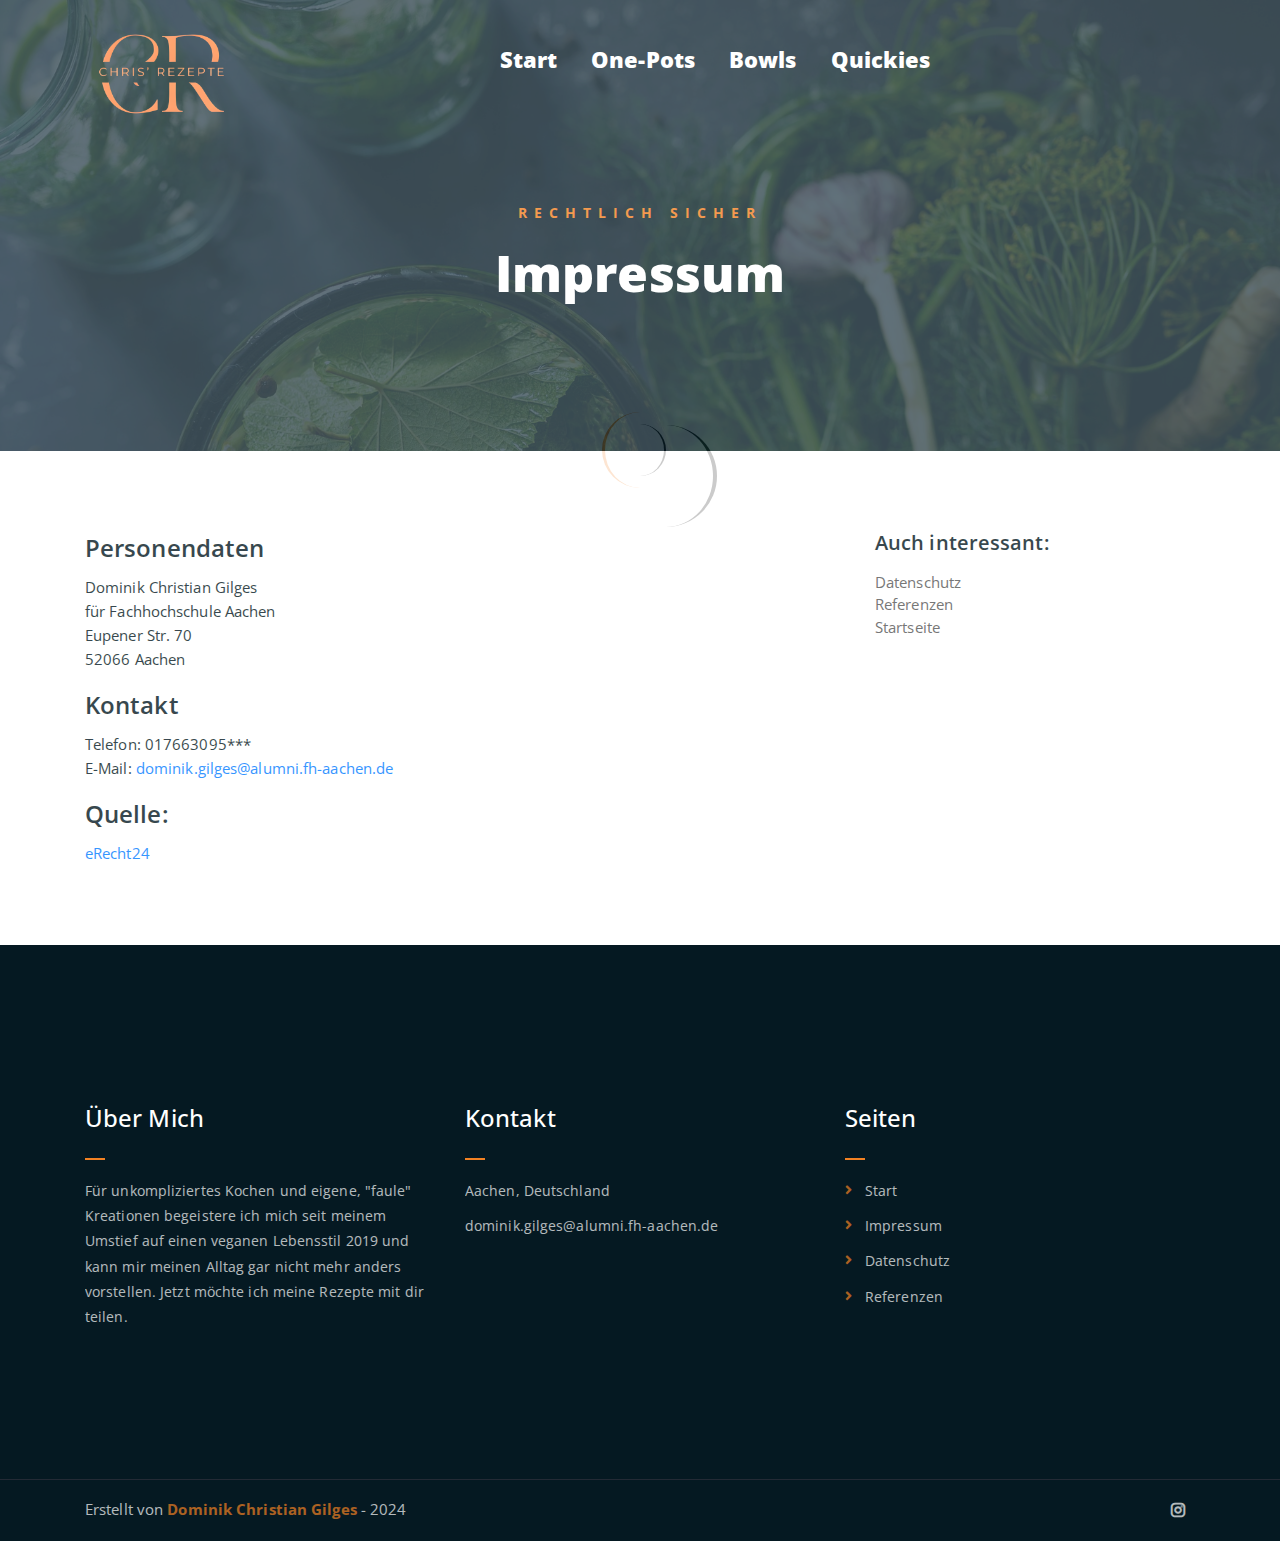
<file: imprint.html>
<!DOCTYPE html>
<html lang="de">
  <head>
    <meta charset="UTF-8" />
    <meta http-equiv="X-UA-Compatible" content="IE=edge" />
    <meta name="viewport" content="width=device-width, initial-scale=1" />
    <meta
      name="description"
      content="Rezeptseite -Chris' Rezepte- auf Basis eines Responsive Bootstrap4 Shop Templates"
    />

    <!-- title -->
    <title>Impressum</title>

    <!-- favicon -->
    <link rel="shortcut icon" type="image/png" href="assets/img/favicon.png" />
    <!-- google font -->
    <link
      href="https://fonts.googleapis.com/css?family=Open+Sans:300,400,700"
      rel="stylesheet"
    />
    <link
      href="https://fonts.googleapis.com/css?family=Poppins:400,700&display=swap"
      rel="stylesheet"
    />
    <!-- fontawesome -->
    <link rel="stylesheet" href="assets/css/all.min.css" />
    <!-- bootstrap -->
    <link rel="stylesheet" href="assets/bootstrap/css/bootstrap.min.css" />
    <!-- owl carousel -->
    <link rel="stylesheet" href="assets/css/owl.carousel.css" />
    <!-- magnific popup -->
    <link rel="stylesheet" href="assets/css/magnific-popup.css" />
    <!-- animate css -->
    <link rel="stylesheet" href="assets/css/animate.css" />
    <!-- mean menu css -->
    <link rel="stylesheet" href="assets/css/meanmenu.min.css" />
    <!-- main style -->
    <link rel="stylesheet" href="assets/css/main.css" />
    <!-- responsive -->
    <link rel="stylesheet" href="assets/css/responsive.css" />
  </head>
  <body>
    <!--PreLoader-->
    <div class="loader">
      <div class="loader-inner">
        <div class="circle"></div>
      </div>
    </div>
    <!--PreLoader Ends-->

    <!-- header -->
    <div class="top-header-area" id="sticker">
      <div class="container">
        <div class="row">
          <div class="col-lg-12 col-sm-12 text-center">
            <div class="main-menu-wrap">
              <!-- logo -->
              <div class="site-logo">
                <a href="index.html">
                  <img src="assets/img/logo.png" alt="" />
                </a>
              </div>
              <!-- logo -->

              <!-- menu start -->
              <nav class="main-menu">
                <ul>
                  <li class="sub-menu">
                    <a href="index.html">Start</a>
                  </li>
                  <li>
                    <a href="#">One-Pots</a>
                    <ul class="sub-menu">
                      <li><a href="chili.html">Chili Sin Carne</a></li>
                      <li><a href="curry.html">Kichererbsencurry</a></li>
                    </ul>
                  </li>
                  <li>
                    <a href="#">Bowls</a>
                    <ul class="sub-menu">
                      <li><a href="gyros.html">Gyros Bowl</a></li>
                      <li><a href="tofu.html">Sticky Tofu Bowl</a></li>
                    </ul>
                  </li>
                  <li>
                    <a href="#">Quickies</a>
                    <ul class="sub-menu">
                      <li><a href="pizzabuns.html">Pizzabrötchen</a></li>
                      <li><a href="spargelsalat.html">Spargelsalat</a></li>
                    </ul>
                  </li>
                  <!-- An dieser Stelle können zu einem späteren Zeitpunkt wieder Header Icons eingefügt werden. 
					Für die derzeitige Nutzung der Website empfinde ich diese als ungeeignet und unnötig und lasse 
					die div deswegen leer. -->
                  <li>
                    <div class="header-icons"></div>
                  </li>
                </ul>
              </nav>
              <div class="mobile-menu"></div>
              <!-- menu end -->
            </div>
          </div>
        </div>
      </div>
    </div>
    <!-- end header -->

    <!-- breadcrumb-section -->
    <div class="breadcrumb-section breadcrumb-bg">
      <div class="container">
        <div class="row">
          <div class="col-lg-8 offset-lg-2 text-center">
            <div class="breadcrumb-text">
              <p>Rechtlich sicher</p>
              <h1>Impressum</h1>
            </div>
          </div>
        </div>
      </div>
    </div>
    <!-- end breadcrumb section -->

    <!-- imprint section -->
    <div class="mt-80 mb-80">
      <div class="container">
        <div class="row">
          <div class="col-lg-8">
            <div class="single-article-section">
              <div class="single-article-text">
                <div class="single-artcile-bg"></div>
                <h2>Personendaten</h2>
                <p>
                  Dominik Christian Gilges<br />
                  für Fachhochschule Aachen<br />
                  Eupener Str. 70<br />
                  52066 Aachen<br />
                </p>
                <h2>Kontakt</h2>
                <p>
                  Telefon: 017663095***<br />
                  E-Mail:
                  <a href="mailto:dominik.gilges@alumni.fh-aachen.de"
                    >dominik.gilges@alumni.fh-aachen.de</a
                  ><br />
                </p>
                <h2>Quelle:</h2>
                <p>
                  <a href="https://www.e-recht24.de/impressum-generator.html"
                    >eRecht24</a
                  >
                </p>
              </div>
            </div>
          </div>
          <div class="col-lg-4">
            <div class="sidebar-section">
              <div class="recent-posts">
                <h4>Auch interessant:</h4>
                <ul>
                  <li>
                    <a href="datenschutz.html">Datenschutz</a>
                  </li>
                  <li>
                    <a href="referenzen.html">Referenzen</a>
                  </li>
                  <li>
                    <a href="index.html">Startseite</a>
                    <!-- Ausweitbar, wenn man weitere Unterseiten einfügen möchte, die keine Rezepte sind. -->
                  </li>
                </ul>
              </div>
            </div>
          </div>
        </div>
      </div>
    </div>
    <!-- end imprint section -->

    <!-- footer -->
    <div class="footer-area">
      <div class="container">
        <div class="row">
          <div class="col-lg-4 col-md-6">
            <div class="footer-box about-widget">
              <h2 class="widget-title">Über Mich</h2>
              <p>
                Für unkompliziertes Kochen und eigene, "faule" Kreationen
                begeistere ich mich seit meinem Umstief auf einen veganen
                Lebensstil 2019 und kann mir meinen Alltag gar nicht mehr anders
                vorstellen. Jetzt möchte ich meine Rezepte mit dir teilen.
              </p>
            </div>
          </div>
          <div class="col-lg-4 col-md-6">
            <div class="footer-box get-in-touch">
              <h2 class="widget-title">Kontakt</h2>
              <ul>
                <li>Aachen, Deutschland</li>
                <li>
                  <a href="mailto:dominik.gilges@alumni.fh-aachen.de"
                    >dominik.gilges@alumni.fh-aachen.de</a
                  >
                </li>
              </ul>
            </div>
          </div>
          <div class="col-lg-4 col-md-6">
            <div class="footer-box pages">
              <h2 class="widget-title">Seiten</h2>
              <ul>
                <li><a href="index.html">Start</a></li>
                <li><a href="imprint.html">Impressum</a></li>
                <li><a href="datenschutz.html">Datenschutz</a></li>
                <li><a href="referenzen.html">Referenzen</a></li>
              </ul>
            </div>
          </div>
        </div>
      </div>
    </div>
    <!-- end footer -->

    <!-- created by -->
    <div class="created_by">
      <div class="container">
        <div class="row">
          <div class="col-lg-6 col-md-12">
            <p>
              Erstellt von
              <a href="https://www.instagram.com/chrsglgs/"
                >Dominik Christian Gilges</a
              >
              - 2024
            </p>
          </div>
          <div class="col-lg-6 text-right col-md-12">
            <div class="social-icons">
              <ul>
                <li>
                  <!-- Liste, damit zu einem späteren Zeitpunkt noch weitere Kanäle hinzugefügt werden können.
				 Social Media nutze ich aber nicht so wirklich aktiv. -->
                  <a href="https://www.instagram.com/chrsglgs/" target="_blank"
                    ><i class="fab fa-instagram"></i
                  ></a>
                </li>
              </ul>
            </div>
          </div>
        </div>
      </div>
    </div>
    <!-- end created by -->

    <!-- jquery -->
    <script src="assets/js/jquery-1.11.3.min.js"></script>
    <!-- bootstrap -->
    <script src="assets/bootstrap/js/bootstrap.min.js"></script>
    <!-- count down -->
    <script src="assets/js/jquery.countdown.js"></script>
    <!-- isotope -->
    <script src="assets/js/jquery.isotope-3.0.6.min.js"></script>
    <!-- waypoints -->
    <script src="assets/js/waypoints.js"></script>
    <!-- owl carousel -->
    <script src="assets/js/owl.carousel.min.js"></script>
    <!-- magnific popup -->
    <script src="assets/js/jquery.magnific-popup.min.js"></script>
    <!-- mean menu -->
    <script src="assets/js/jquery.meanmenu.min.js"></script>
    <!-- sticker js -->
    <script src="assets/js/sticker.js"></script>
    <!-- main js -->
    <script src="assets/js/main.js"></script>
  </body>
</html>
</file>
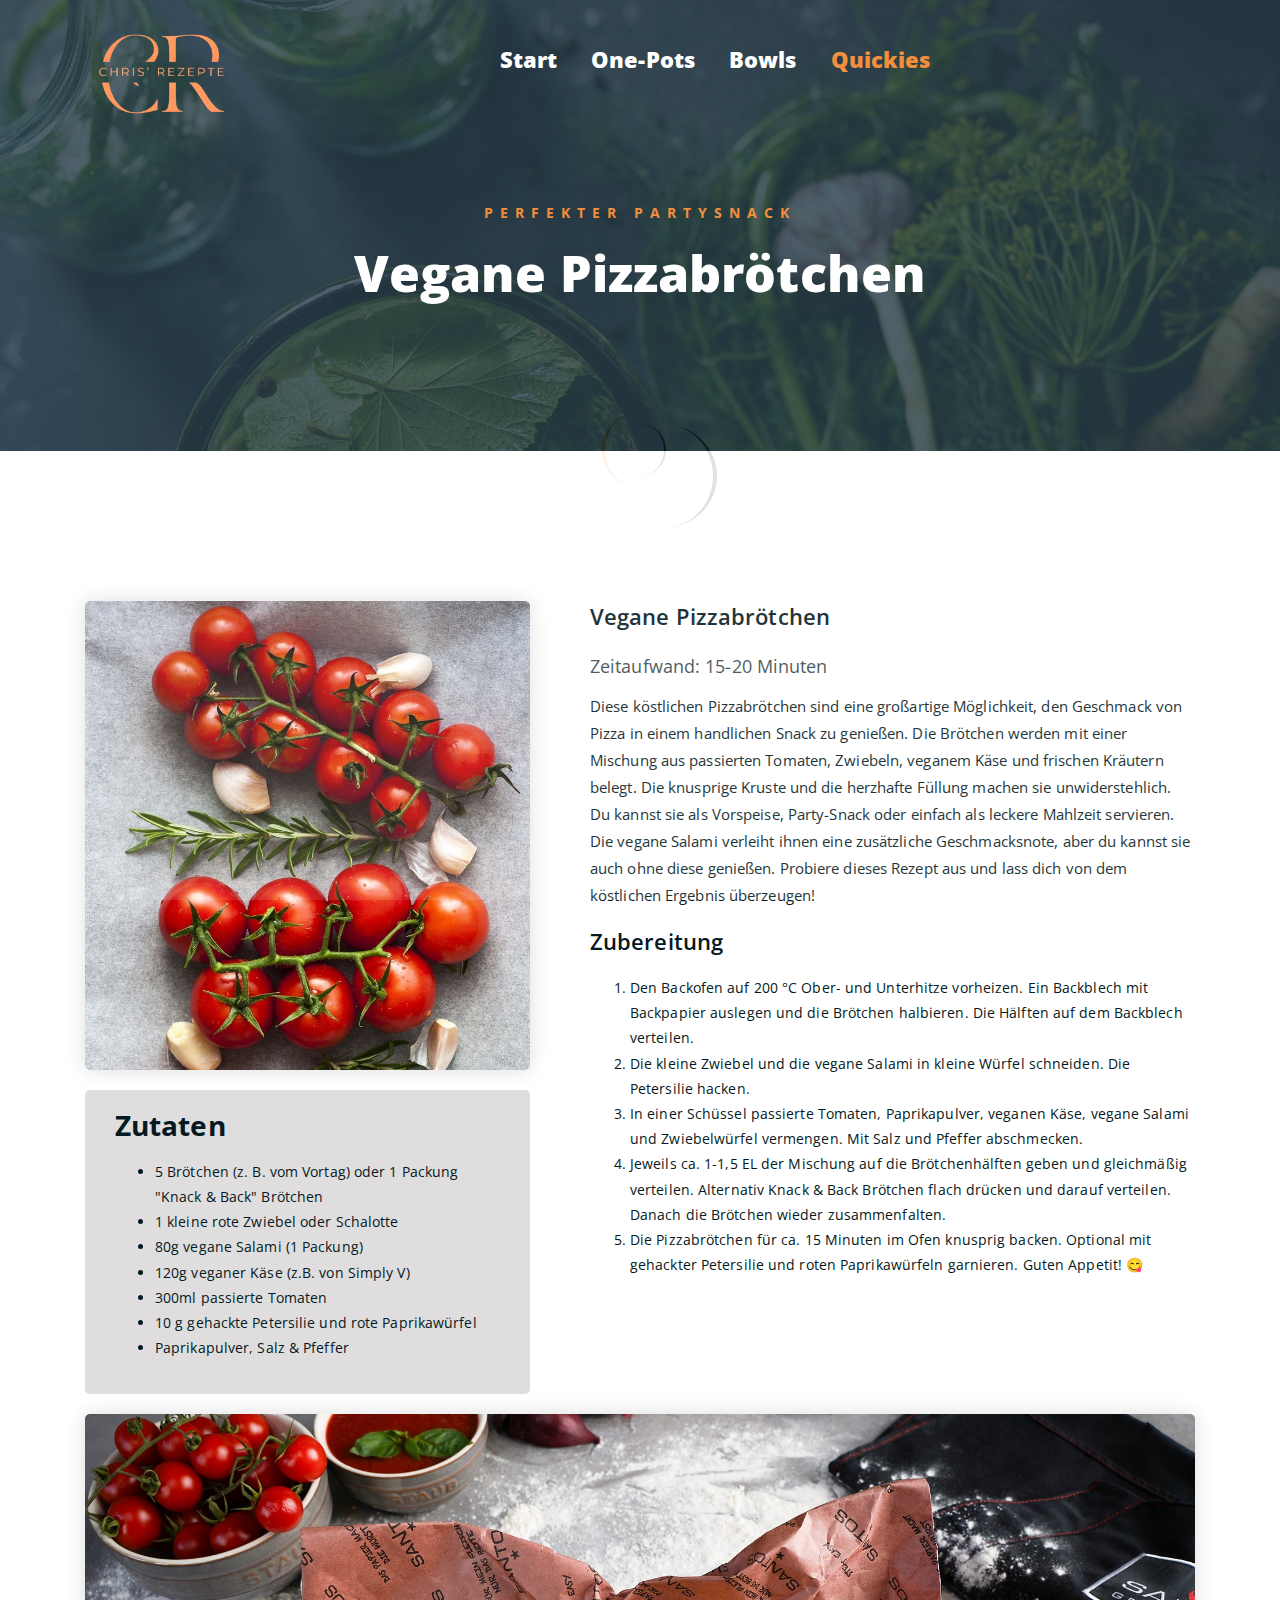
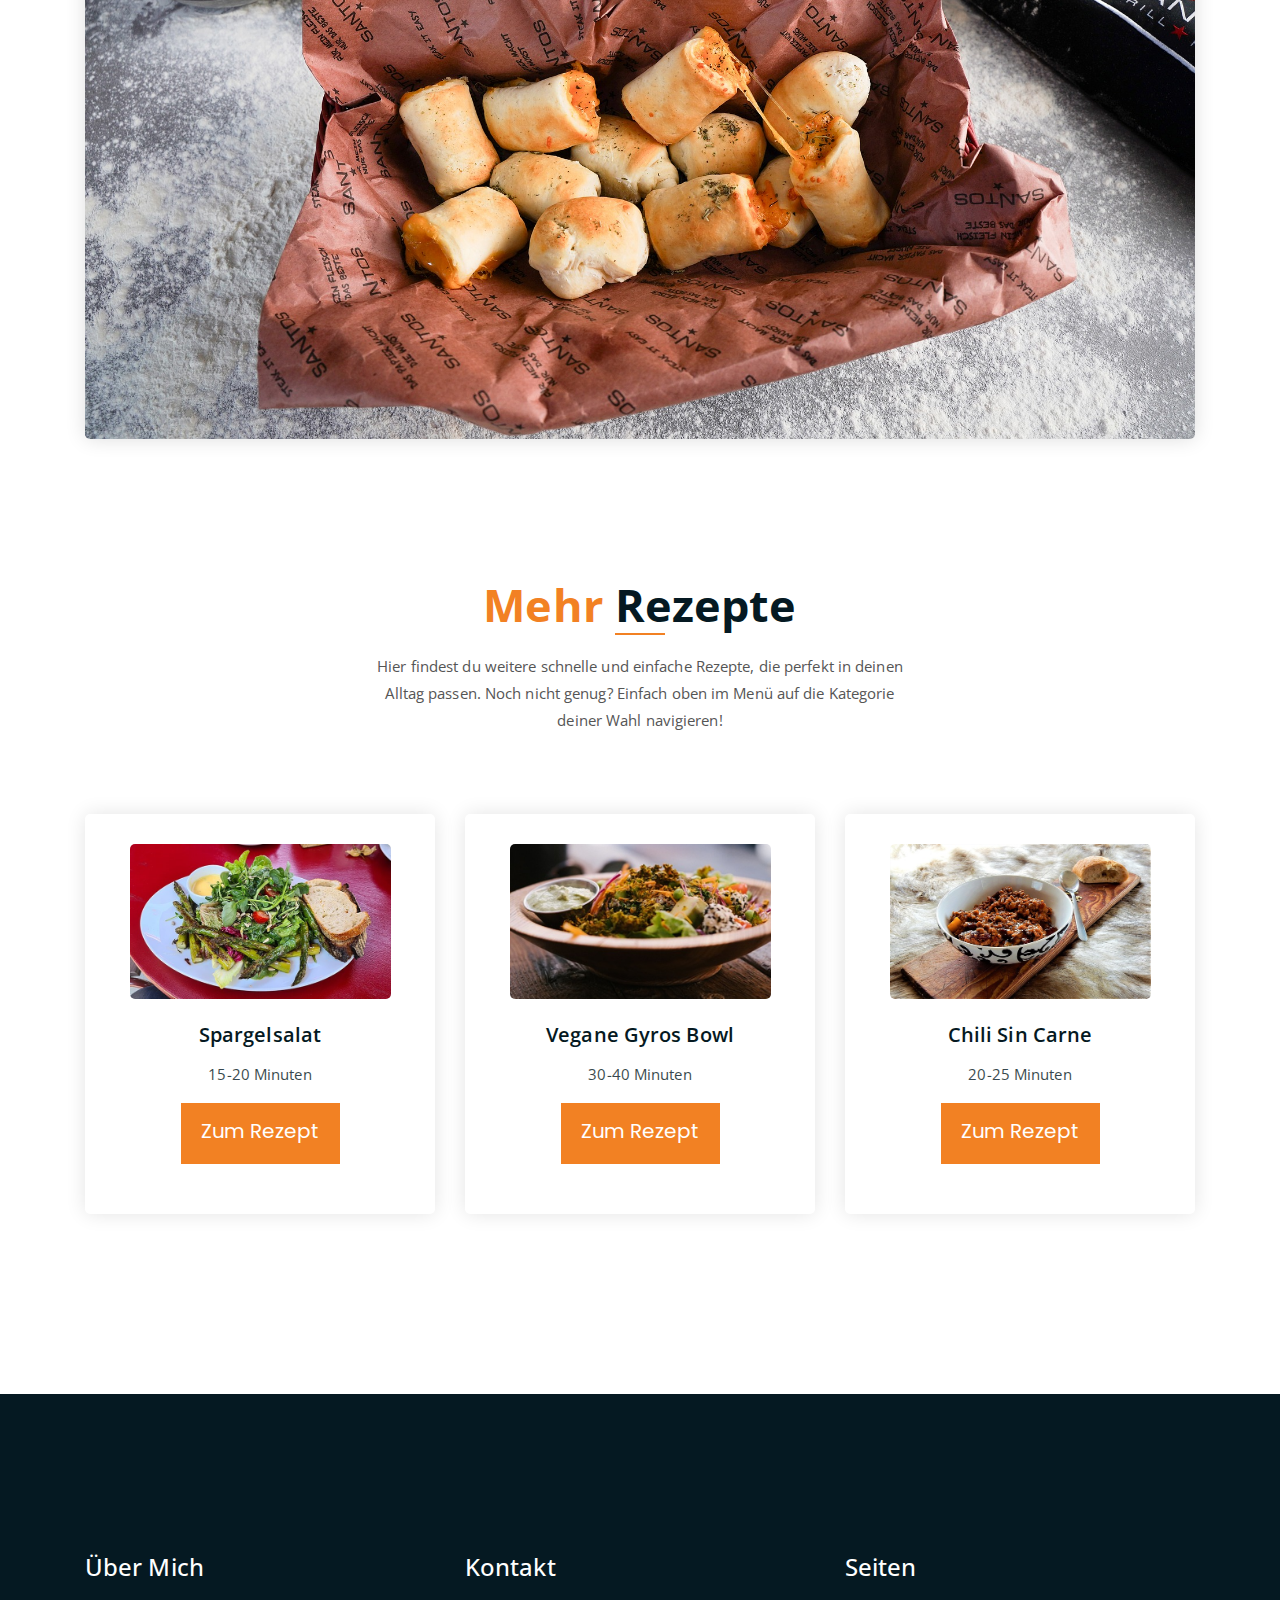
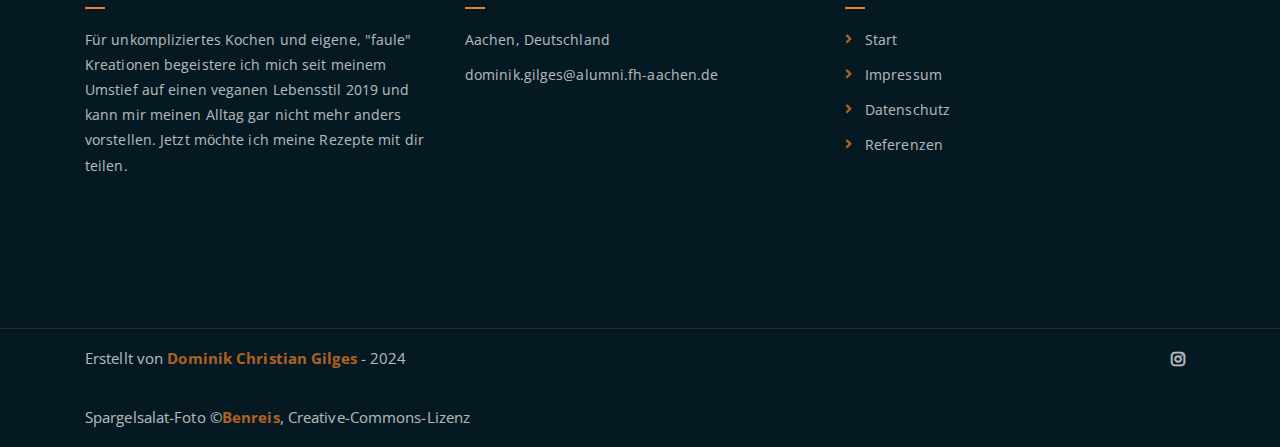
<file: pizzabuns.html>
<!DOCTYPE html>
<html lang="de">
  <head>
    <meta charset="UTF-8" />
    <meta http-equiv="X-UA-Compatible" content="IE=edge" />
    <meta name="viewport" content="width=device-width, initial-scale=1" />
    <meta
      name="description"
      content="Responsive Bootstrap4 Shop Template, Created by Imran Hossain from https://imransdesign.com/"
    />

    <!-- title -->
    <title>Pizzabrötchen</title>

    <!-- favicon -->
    <link rel="shortcut icon" type="image/png" href="assets/img/favicon.png" />
    <!-- google font -->
    <link
      href="https://fonts.googleapis.com/css?family=Open+Sans:300,400,700"
      rel="stylesheet"
    />
    <link
      href="https://fonts.googleapis.com/css?family=Poppins:400,700&display=swap"
      rel="stylesheet"
    />
    <!-- fontawesome -->
    <link rel="stylesheet" href="assets/css/all.min.css" />
    <!-- bootstrap -->
    <link rel="stylesheet" href="assets/bootstrap/css/bootstrap.min.css" />
    <!-- owl carousel -->
    <link rel="stylesheet" href="assets/css/owl.carousel.css" />
    <!-- magnific popup -->
    <link rel="stylesheet" href="assets/css/magnific-popup.css" />
    <!-- animate css -->
    <link rel="stylesheet" href="assets/css/animate.css" />
    <!-- mean menu css -->
    <link rel="stylesheet" href="assets/css/meanmenu.min.css" />
    <!-- main style -->
    <link rel="stylesheet" href="assets/css/main.css" />
    <!-- responsive -->
    <link rel="stylesheet" href="assets/css/responsive.css" />
  </head>
  <body>
    <!--PreLoader-->
    <div class="loader">
      <div class="loader-inner">
        <div class="circle"></div>
      </div>
    </div>
    <!--PreLoader Ends-->

    <!-- header -->
    <div class="top-header-area" id="sticker">
      <div class="container">
        <div class="row">
          <div class="col-lg-12 col-sm-12 text-center">
            <div class="main-menu-wrap">
              <!-- logo -->
              <div class="site-logo">
                <a href="index.html">
                  <img src="assets/img/logo.png" alt="" />
                </a>
              </div>
              <!-- logo -->

              <!-- menu start -->
              <nav class="main-menu">
                <ul>
                  <li>
                    <a href="index.html">Start</a>
                  </li>
                  <li>
                    <a href="#">One-Pots</a>
                    <ul class="sub-menu">
                      <li><a href="chili.html">Chili Sin Carne</a></li>
                      <li><a href="curry.html">Kichererbsencurry</a></li>
                    </ul>
                  </li>
                  <li>
                    <a href="#">Bowls</a>
                    <ul class="sub-menu">
                      <li><a href="gyros.html">Gyros Bowl</a></li>
                      <li><a href="tofu.html">Sticky Tofu Bowl</a></li>
                    </ul>
                  </li>
                  <li class="current-list-item">
                    <a href="#">Quickies</a>
                    <ul class="sub-menu">
                      <li><a href="pizzabuns.html">Pizzabrötchen</a></li>
                      <li><a href="spargelsalat.html">Spargelsalat</a></li>
                    </ul>
                  </li>
                  <!-- An dieser Stelle können zu einem späteren Zeitpunkt wieder Header Icons eingefügt werden. 
					Für die derzeitige Nutzung der Website empfinde ich diese als ungeeignet und unnötig und lasse 
					die div deswegen leer. -->
                  <li>
                    <div class="header-icons"></div>
                  </li>
                </ul>
              </nav>
              <div class="mobile-menu"></div>
              <!-- menu end -->
            </div>
          </div>
        </div>
      </div>
    </div>
    <!-- end header -->

    <!-- breadcrumb-section -->
    <div class="breadcrumb-section breadcrumb-bg">
      <div class="container">
        <div class="row">
          <div class="col-lg-8 offset-lg-2 text-center">
            <div class="breadcrumb-text">
              <p>Perfekter Partysnack</p>
              <h1>Vegane Pizzabrötchen</h1>
            </div>
          </div>
        </div>
      </div>
    </div>
    <!-- end breadcrumb section -->

    <!-- single recipe -->
    <div class="single-recipe mt-150 mb-150">
      <div class="container">
        <div class="row">
          <div class="col-md-5">
            <div class="single-recipe-deco">
              <img
                src="assets/img/rezepte/pizzabuns-deco.jpg"
                alt="Ein Foto von frischen Tomaten und Knoblauch"
              />
            </div>
            <!-- Moved Zutaten list here -->
            <div class="single-recipe-wrap">
              <h3>Zutaten</h3>
              <ul>
                <li>
                  5 Brötchen (z. B. vom Vortag) oder 1 Packung "Knack & Back"
                  Brötchen
                </li>
                <li>1 kleine rote Zwiebel oder Schalotte</li>
                <li>80g vegane Salami (1 Packung)</li>
                <li>120g veganer Käse (z.B. von Simply V)</li>
                <li>300ml passierte Tomaten</li>
                <li>10 g gehackte Petersilie und rote Paprikawürfel</li>
                <li>Paprikapulver, Salz & Pfeffer</li>
              </ul>
            </div>
          </div>
          <div class="col-md-7">
            <div class="single-recipe-content">
              <h3>Vegane Pizzabrötchen</h3>
              <p class="single-recipe-time">
                <span>Zeitaufwand: 15-20 Minuten</span>
              </p>
              <p>
                Diese köstlichen Pizzabrötchen sind eine großartige Möglichkeit,
                den Geschmack von Pizza in einem handlichen Snack zu genießen.
                Die Brötchen werden mit einer Mischung aus passierten Tomaten,
                Zwiebeln, veganem Käse und frischen Kräutern belegt. Die
                knusprige Kruste und die herzhafte Füllung machen sie
                unwiderstehlich. Du kannst sie als Vorspeise, Party-Snack oder
                einfach als leckere Mahlzeit servieren. Die vegane Salami
                verleiht ihnen eine zusätzliche Geschmacksnote, aber du kannst
                sie auch ohne diese genießen. Probiere dieses Rezept aus und
                lass dich von dem köstlichen Ergebnis überzeugen!
              </p>
              <h3>Zubereitung</h3>
              <ol>
                <li>
                  Den Backofen auf 200 °C Ober- und Unterhitze vorheizen. Ein
                  Backblech mit Backpapier auslegen und die Brötchen halbieren.
                  Die Hälften auf dem Backblech verteilen.
                </li>
                <li>
                  Die kleine Zwiebel und die vegane Salami in kleine Würfel
                  schneiden. Die Petersilie hacken.
                </li>
                <li>
                  In einer Schüssel passierte Tomaten, Paprikapulver, veganen
                  Käse, vegane Salami und Zwiebelwürfel vermengen. Mit Salz und
                  Pfeffer abschmecken.
                </li>
                <li>
                  Jeweils ca. 1-1,5 EL der Mischung auf die Brötchenhälften
                  geben und gleichmäßig verteilen. Alternativ Knack & Back
                  Brötchen flach drücken und darauf verteilen. Danach die
                  Brötchen wieder zusammenfalten.
                </li>
                <li>
                  Die Pizzabrötchen für ca. 15 Minuten im Ofen knusprig backen.
                  Optional mit gehackter Petersilie und roten Paprikawürfeln
                  garnieren. Guten Appetit! 😋
                </li>
              </ol>
            </div>
          </div>
        </div>
        <div class="single-recipe-img">
          <img
            src="assets/img/rezepte/pizzabuns.jpg"
            alt="Ein Foto der fertigen Pizzabrötchen"
          />
        </div>
      </div>
    </div>
    <!-- end single recipe -->

    <!-- recipes section -->
    <div class="product-section mt-150 mb-150">
      <div class="container">
        <div class="row">
          <div class="col-lg-8 offset-lg-2 text-center">
            <div class="section-title">
              <h3><span class="orange-text">Mehr</span> Rezepte</h3>
              <p>
                Hier findest du weitere schnelle und einfache Rezepte, die
                perfekt in deinen Alltag passen. Noch nicht genug? Einfach oben
                im Menü auf die Kategorie deiner Wahl navigieren!
              </p>
            </div>
          </div>
        </div>

        <div class="row">
          <div class="col-lg-4 col-md-6 text-center">
            <div class="single-recipe-item">
              <div class="recipe-image">
                <a href="spargelsalat.html"
                  ><img
                    src="assets/img/rezepte/spargelsalat-small.jpg"
                    alt="Foto eines Spargelsalats"
                /></a>
              </div>
              <h3>Spargelsalat</h3>
              <p class="recipe-time"><span>15-20 Minuten</span></p>
              <a href="spargelsalat.html" class="boxed-btn">Zum Rezept</a>
            </div>
          </div>
          <div class="col-lg-4 col-md-6 text-center">
            <div class="single-recipe-item">
              <div class="recipe-image">
                <a href="gyros.html"
                  ><img
                    src="assets/img/rezepte/gyros-small.jpg"
                    alt="Foto einer veganen Gyros Bowl"
                /></a>
              </div>
              <h3>Vegane Gyros Bowl</h3>
              <p class="recipe-time"><span>30-40 Minuten</span></p>
              <a href="gyros.html" class="boxed-btn">Zum Rezept</a>
            </div>
          </div>
          <div class="col-lg-4 col-md-6 offset-md-3 offset-lg-0 text-center">
            <div class="single-recipe-item">
              <div class="recipe-image">
                <a href="chili.html"
                  ><img
                    src="assets/img/rezepte/chili-small.jpg"
                    alt="Foto einer Portion Chili Sin Carne"
                /></a>
              </div>
              <h3>Chili Sin Carne</h3>
              <p class="recipe-time"><span>20-25 Minuten</span></p>
              <a href="chili.html" class="boxed-btn">Zum Rezept</a>
            </div>
          </div>
        </div>
      </div>
    </div>
    <!-- end recipe section -->

    <!-- footer -->
    <div class="footer-area">
      <div class="container">
        <div class="row">
          <div class="col-lg-4 col-md-6">
            <div class="footer-box about-widget">
              <h2 class="widget-title">Über Mich</h2>
              <p>
                Für unkompliziertes Kochen und eigene, "faule" Kreationen
                begeistere ich mich seit meinem Umstief auf einen veganen
                Lebensstil 2019 und kann mir meinen Alltag gar nicht mehr anders
                vorstellen. Jetzt möchte ich meine Rezepte mit dir teilen.
              </p>
            </div>
          </div>
          <div class="col-lg-4 col-md-6">
            <div class="footer-box get-in-touch">
              <h2 class="widget-title">Kontakt</h2>
              <ul>
                <li>Aachen, Deutschland</li>
                <li>
                  <a href="mailto:dominik.gilges@alumni.fh-aachen.de"
                    >dominik.gilges@alumni.fh-aachen.de</a
                  >
                </li>
              </ul>
            </div>
          </div>
          <div class="col-lg-4 col-md-6">
            <div class="footer-box pages">
              <h2 class="widget-title">Seiten</h2>
              <ul>
                <li><a href="index.html">Start</a></li>
                <li><a href="imprint.html">Impressum</a></li>
                <li><a href="datenschutz.html">Datenschutz</a></li>
                <li><a href="referenzen.html">Referenzen</a></li>
              </ul>
            </div>
          </div>
        </div>
      </div>
    </div>
    <!-- end footer -->

    <!-- created by -->
    <div class="created_by">
      <div class="container">
        <div class="row">
          <div class="col-lg-6 col-md-12">
            <p>
              Erstellt von
              <a href="https://www.instagram.com/chrsglgs/"
                >Dominik Christian Gilges</a
              >
              - 2024
            </p>
            <p>
              Spargelsalat-Foto &copy;<a
                href="https://commons.wikimedia.org/wiki/File:Gegrillter_gr%C3%BCner_Spargel_Blattsalat_Hollandaise_Dinzler.jpg"
                >Benreis</a
              >, Creative-Commons-Lizenz
            </p>
          </div>
          <div class="col-lg-6 text-right col-md-12">
            <div class="social-icons">
              <ul>
                <li>
                  <!-- Liste, damit zu einem späteren Zeitpunkt noch weitere Kanäle hinzugefügt werden können.
					 Social Media nutze ich aber nicht so wirklich aktiv. -->
                  <a href="https://www.instagram.com/chrsglgs/" target="_blank"
                    ><i class="fab fa-instagram"></i
                  ></a>
                </li>
              </ul>
            </div>
          </div>
        </div>
      </div>
    </div>
    <!-- end created by -->

    <!-- jquery -->
    <script src="assets/js/jquery-1.11.3.min.js"></script>
    <!-- bootstrap -->
    <script src="assets/bootstrap/js/bootstrap.min.js"></script>
    <!-- count down -->
    <script src="assets/js/jquery.countdown.js"></script>
    <!-- isotope -->
    <script src="assets/js/jquery.isotope-3.0.6.min.js"></script>
    <!-- waypoints -->
    <script src="assets/js/waypoints.js"></script>
    <!-- owl carousel -->
    <script src="assets/js/owl.carousel.min.js"></script>
    <!-- magnific popup -->
    <script src="assets/js/jquery.magnific-popup.min.js"></script>
    <!-- mean menu -->
    <script src="assets/js/jquery.meanmenu.min.js"></script>
    <!-- sticker js -->
    <script src="assets/js/sticker.js"></script>
    <!-- main js -->
    <script src="assets/js/main.js"></script>
  </body>
</html>
</file>
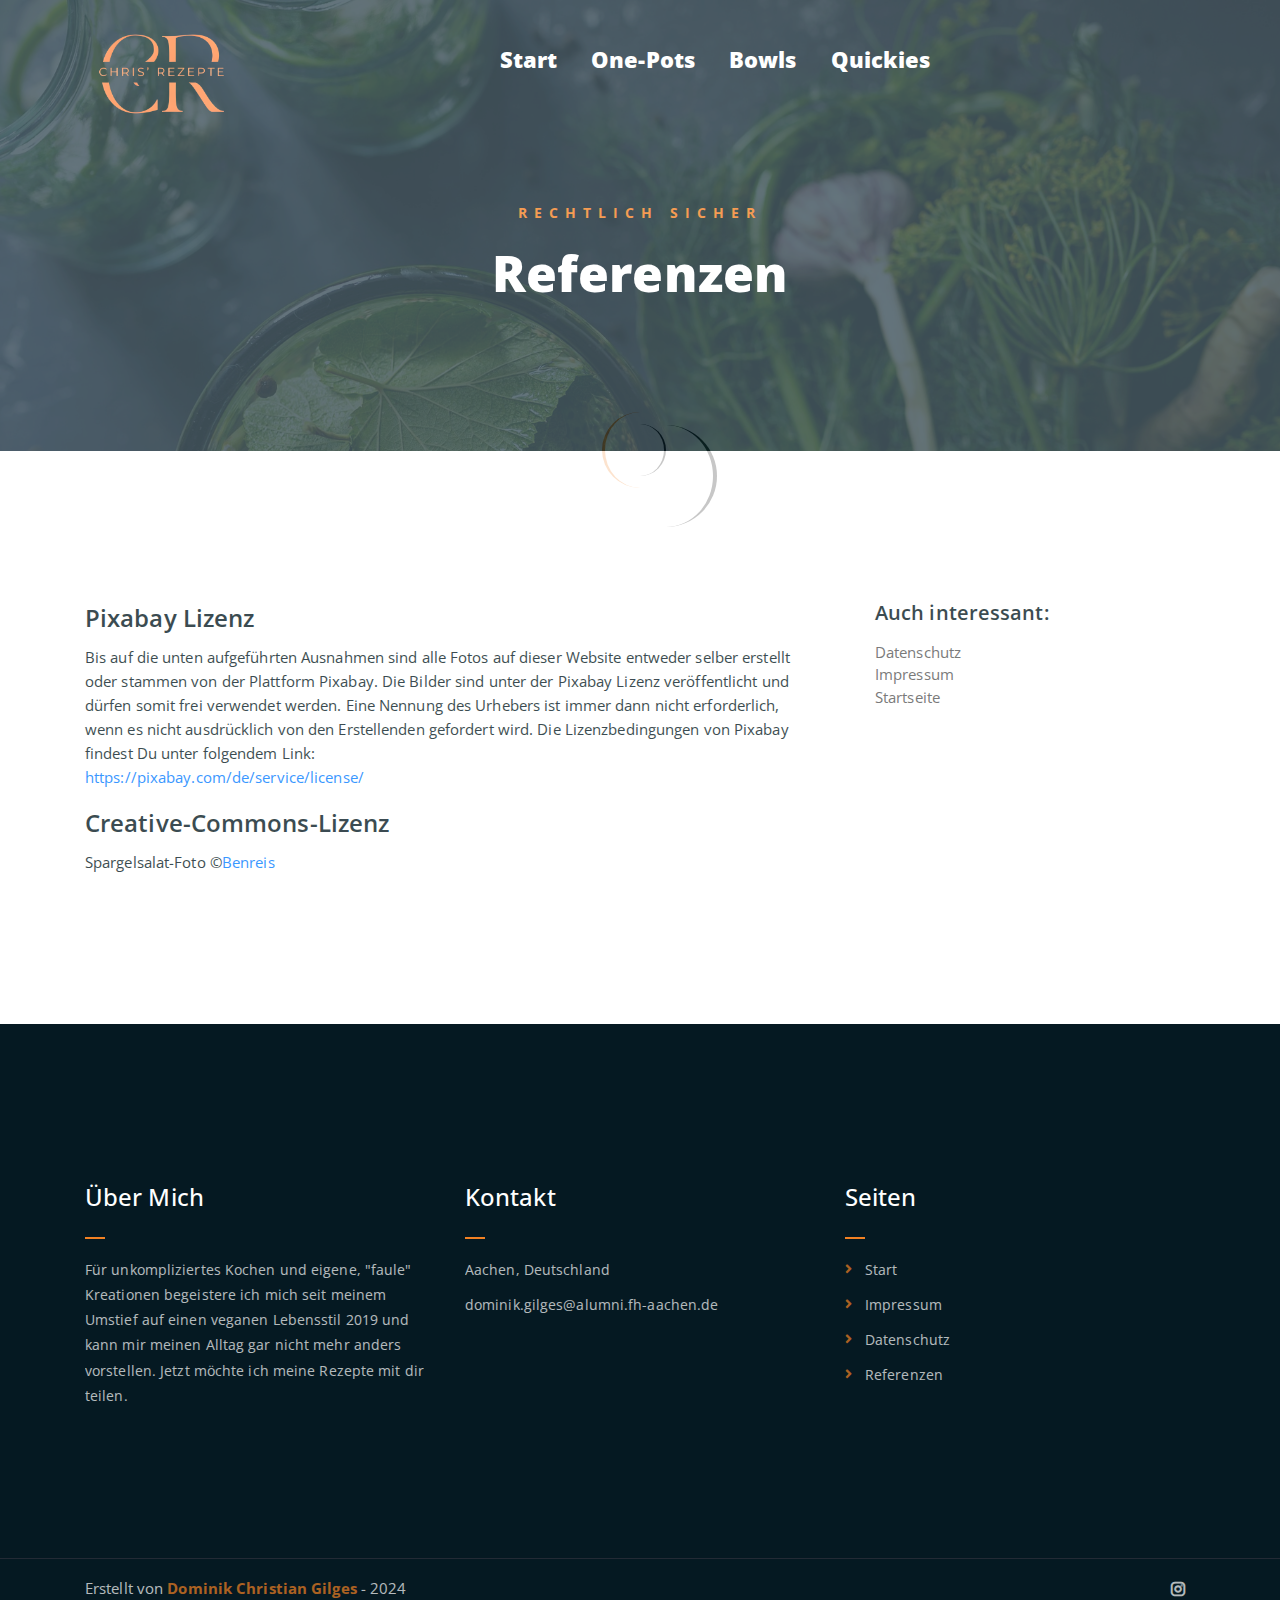
<file: referenzen.html>
<!DOCTYPE html>
<html lang="de">
  <head>
    <meta charset="UTF-8" />
    <meta http-equiv="X-UA-Compatible" content="IE=edge" />
    <meta name="viewport" content="width=device-width, initial-scale=1" />
    <meta
      name="description"
      content="Rezeptseite -Chris' Rezepte- auf Basis eines Responsive Bootstrap4 Shop Templates"
    />

    <!-- title -->
    <title>Referenzen</title>

    <!-- favicon -->
    <link rel="shortcut icon" type="image/png" href="assets/img/favicon.png" />
    <!-- google font -->
    <link
      href="https://fonts.googleapis.com/css?family=Open+Sans:300,400,700"
      rel="stylesheet"
    />
    <link
      href="https://fonts.googleapis.com/css?family=Poppins:400,700&display=swap"
      rel="stylesheet"
    />
    <!-- fontawesome -->
    <link rel="stylesheet" href="assets/css/all.min.css" />
    <!-- bootstrap -->
    <link rel="stylesheet" href="assets/bootstrap/css/bootstrap.min.css" />
    <!-- owl carousel -->
    <link rel="stylesheet" href="assets/css/owl.carousel.css" />
    <!-- magnific popup -->
    <link rel="stylesheet" href="assets/css/magnific-popup.css" />
    <!-- animate css -->
    <link rel="stylesheet" href="assets/css/animate.css" />
    <!-- mean menu css -->
    <link rel="stylesheet" href="assets/css/meanmenu.min.css" />
    <!-- main style -->
    <link rel="stylesheet" href="assets/css/main.css" />
    <!-- responsive -->
    <link rel="stylesheet" href="assets/css/responsive.css" />
  </head>
  <body>
    <!--PreLoader-->
    <div class="loader">
      <div class="loader-inner">
        <div class="circle"></div>
      </div>
    </div>
    <!--PreLoader Ends-->

    <!-- header -->
    <div class="top-header-area" id="sticker">
      <div class="container">
        <div class="row">
          <div class="col-lg-12 col-sm-12 text-center">
            <div class="main-menu-wrap">
              <!-- logo -->
              <div class="site-logo">
                <a href="index.html">
                  <img src="assets/img/logo.png" alt="" />
                </a>
              </div>
              <!-- logo -->

              <!-- menu start -->
              <nav class="main-menu">
                <ul>
                  <li class="sub-menu">
                    <a href="index.html">Start</a>
                  </li>
                  <li>
                    <a href="#">One-Pots</a>
                    <ul class="sub-menu">
                      <li><a href="chili.html">Chili Sin Carne</a></li>
                      <li><a href="curry.html">Kichererbsencurry</a></li>
                    </ul>
                  </li>
                  <li>
                    <a href="#">Bowls</a>
                    <ul class="sub-menu">
                      <li><a href="gyros.html">Gyros Bowl</a></li>
                      <li><a href="tofu.html">Sticky Tofu Bowl</a></li>
                    </ul>
                  </li>
                  <li>
                    <a href="#">Quickies</a>
                    <ul class="sub-menu">
                      <li><a href="pizzabuns.html">Pizzabrötchen</a></li>
                      <li><a href="spargelsalat.html">Spargelsalat</a></li>
                    </ul>
                  </li>
                  <!-- An dieser Stelle können zu einem späteren Zeitpunkt wieder Header Icons eingefügt werden. 
					Für die derzeitige Nutzung der Website empfinde ich diese als ungeeignet und unnötig und lasse 
					die div deswegen leer. -->
                  <li>
                    <div class="header-icons"></div>
                  </li>
                </ul>
              </nav>
              <div class="mobile-menu"></div>
              <!-- menu end -->
            </div>
          </div>
        </div>
      </div>
    </div>
    <!-- end header -->

    <!-- breadcrumb-section -->
    <div class="breadcrumb-section breadcrumb-bg">
      <div class="container">
        <div class="row">
          <div class="col-lg-8 offset-lg-2 text-center">
            <div class="breadcrumb-text">
              <p>Rechtlich sicher</p>
              <h1>Referenzen</h1>
            </div>
          </div>
        </div>
      </div>
    </div>
    <!-- end breadcrumb section -->

    <!-- imprint section -->
    <div class="mt-150 mb-150">
      <div class="container">
        <div class="row">
          <div class="col-lg-8">
            <div class="single-article-section">
              <div class="single-article-text">
                <div class="single-artcile-bg"></div>
                <h2>Pixabay Lizenz</h2>
                <p>
                  Bis auf die unten aufgeführten Ausnahmen sind alle Fotos auf
                  dieser Website entweder selber erstellt oder stammen von der
                  Plattform Pixabay. Die Bilder sind unter der Pixabay Lizenz
                  veröffentlicht und dürfen somit frei verwendet werden. Eine
                  Nennung des Urhebers ist immer dann nicht erforderlich, wenn
                  es nicht ausdrücklich von den Erstellenden gefordert wird. Die
                  Lizenzbedingungen von Pixabay findest Du unter folgendem
                  Link:<br />
                  <a href="https://pixabay.com/de/service/license-summary/"
                    >https://pixabay.com/de/service/license/</a
                  >
                </p>
                <h2>Creative-Commons-Lizenz</h2>
                <p>
                  Spargelsalat-Foto &copy;<a
                    href="https://commons.wikimedia.org/wiki/File:Gegrillter_gr%C3%BCner_Spargel_Blattsalat_Hollandaise_Dinzler.jpg"
                    >Benreis</a
                  >
                </p>
              </div>
            </div>
          </div>
          <div class="col-lg-4">
            <div class="sidebar-section">
              <div class="recent-posts">
                <h4>Auch interessant:</h4>
                <ul>
                  <li>
                    <a href="datenschutz.html">Datenschutz</a>
                  </li>
                  <li>
                    <a href="imprint.html">Impressum</a>
                  </li>
                  <li>
                    <a href="index.html">Startseite</a>
                    <!-- Ausweitbar, wenn man weitere Unterseiten einfügen möchte, die keine Rezepte sind. -->
                  </li>
                </ul>
              </div>
            </div>
          </div>
        </div>
      </div>
    </div>
    <!-- end imprint section -->

    <!-- footer -->
    <div class="footer-area">
      <div class="container">
        <div class="row">
          <div class="col-lg-4 col-md-6">
            <div class="footer-box about-widget">
              <h2 class="widget-title">Über Mich</h2>
              <p>
                Für unkompliziertes Kochen und eigene, "faule" Kreationen
                begeistere ich mich seit meinem Umstief auf einen veganen
                Lebensstil 2019 und kann mir meinen Alltag gar nicht mehr anders
                vorstellen. Jetzt möchte ich meine Rezepte mit dir teilen.
              </p>
            </div>
          </div>
          <div class="col-lg-4 col-md-6">
            <div class="footer-box get-in-touch">
              <h2 class="widget-title">Kontakt</h2>
              <ul>
                <li>Aachen, Deutschland</li>
                <li>
                  <a href="mailto:dominik.gilges@alumni.fh-aachen.de"
                    >dominik.gilges@alumni.fh-aachen.de</a
                  >
                </li>
              </ul>
            </div>
          </div>
          <div class="col-lg-4 col-md-6">
            <div class="footer-box pages">
              <h2 class="widget-title">Seiten</h2>
              <ul>
                <li><a href="index.html">Start</a></li>
                <li><a href="imprint.html">Impressum</a></li>
                <li><a href="datenschutz.html">Datenschutz</a></li>
                <li><a href="referenzen.html">Referenzen</a></li>
              </ul>
            </div>
          </div>
        </div>
      </div>
    </div>
    <!-- end footer -->

    <!-- created by -->
    <div class="created_by">
      <div class="container">
        <div class="row">
          <div class="col-lg-6 col-md-12">
            <p>
              Erstellt von
              <a href="https://www.instagram.com/chrsglgs/"
                >Dominik Christian Gilges</a
              >
              - 2024
            </p>
          </div>
          <div class="col-lg-6 text-right col-md-12">
            <div class="social-icons">
              <ul>
                <li>
                  <!-- Liste, damit zu einem späteren Zeitpunkt noch weitere Kanäle hinzugefügt werden können.
				 Social Media nutze ich aber nicht so wirklich aktiv. -->
                  <a href="https://www.instagram.com/chrsglgs/" target="_blank"
                    ><i class="fab fa-instagram"></i
                  ></a>
                </li>
              </ul>
            </div>
          </div>
        </div>
      </div>
    </div>
    <!-- end created by -->

    <!-- jquery -->
    <script src="assets/js/jquery-1.11.3.min.js"></script>
    <!-- bootstrap -->
    <script src="assets/bootstrap/js/bootstrap.min.js"></script>
    <!-- count down -->
    <script src="assets/js/jquery.countdown.js"></script>
    <!-- isotope -->
    <script src="assets/js/jquery.isotope-3.0.6.min.js"></script>
    <!-- waypoints -->
    <script src="assets/js/waypoints.js"></script>
    <!-- owl carousel -->
    <script src="assets/js/owl.carousel.min.js"></script>
    <!-- magnific popup -->
    <script src="assets/js/jquery.magnific-popup.min.js"></script>
    <!-- mean menu -->
    <script src="assets/js/jquery.meanmenu.min.js"></script>
    <!-- sticker js -->
    <script src="assets/js/sticker.js"></script>
    <!-- main js -->
    <script src="assets/js/main.js"></script>
  </body>
</html>
</file>
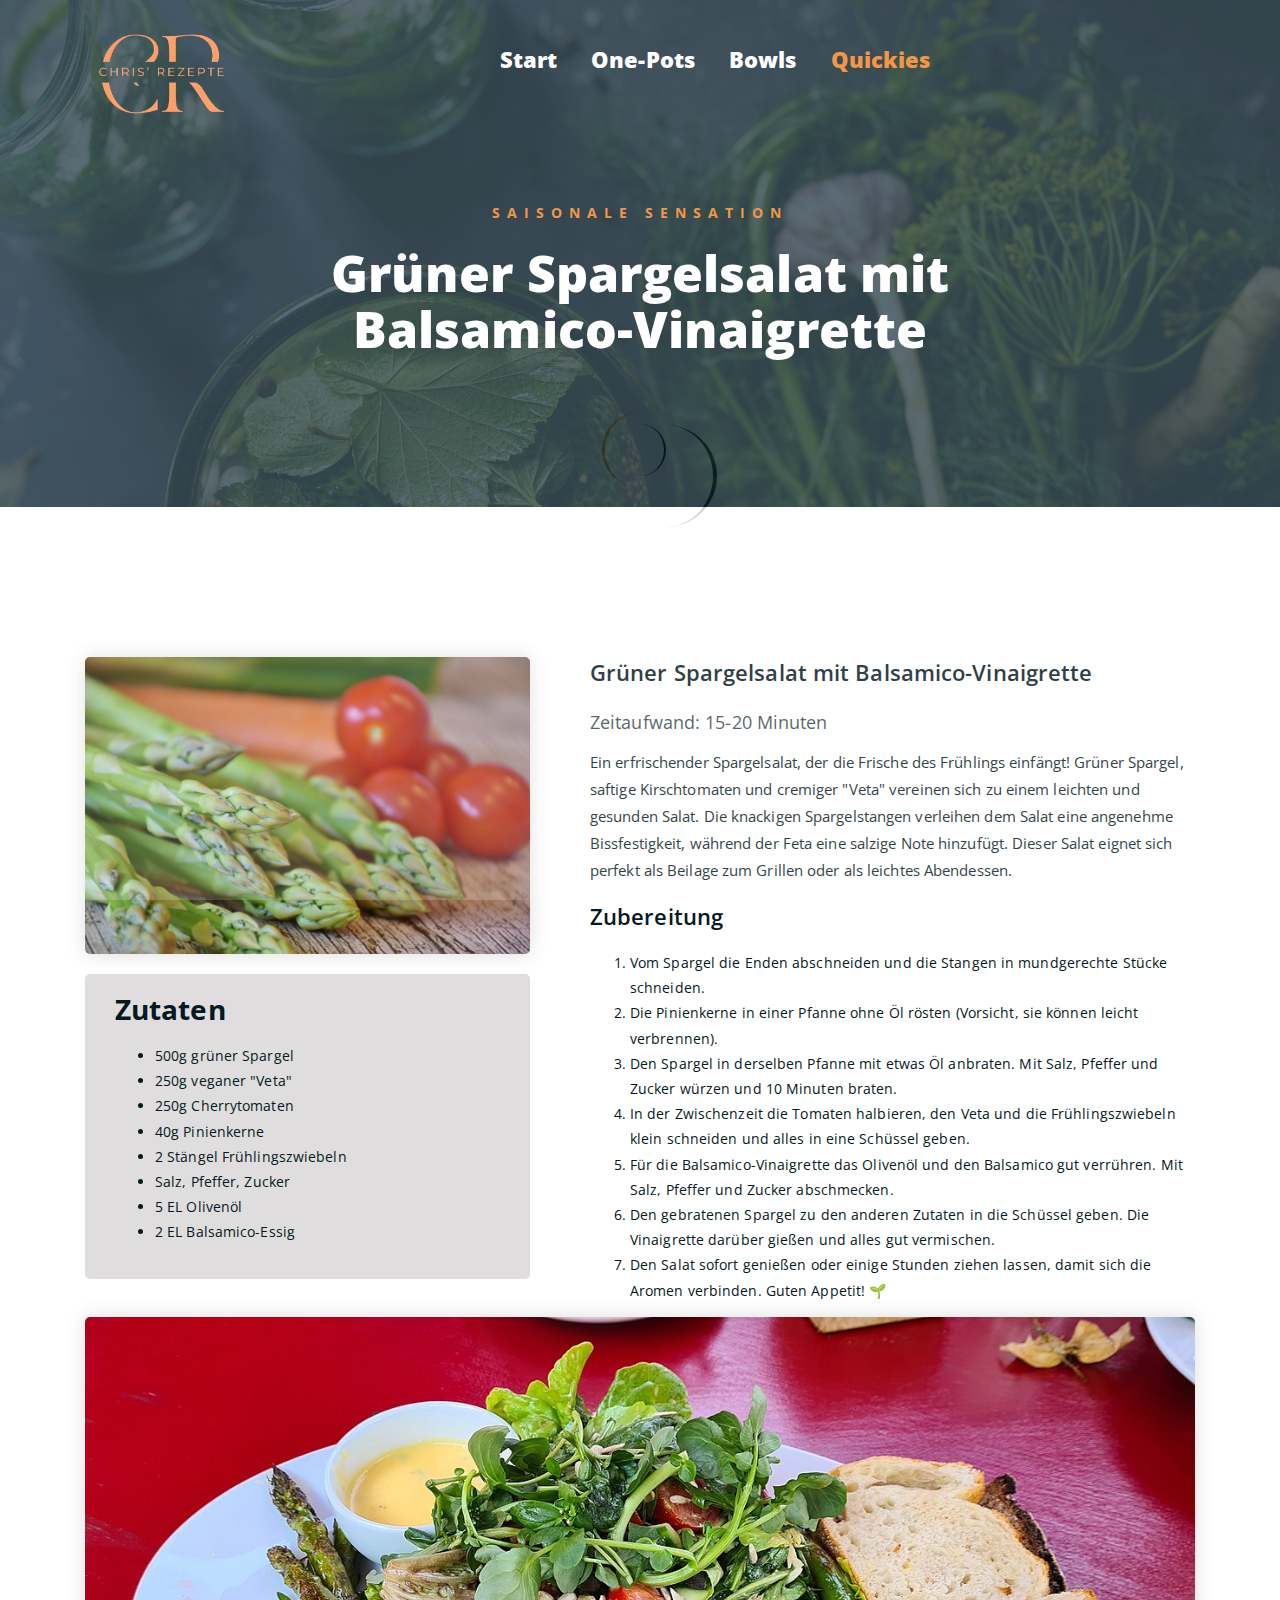
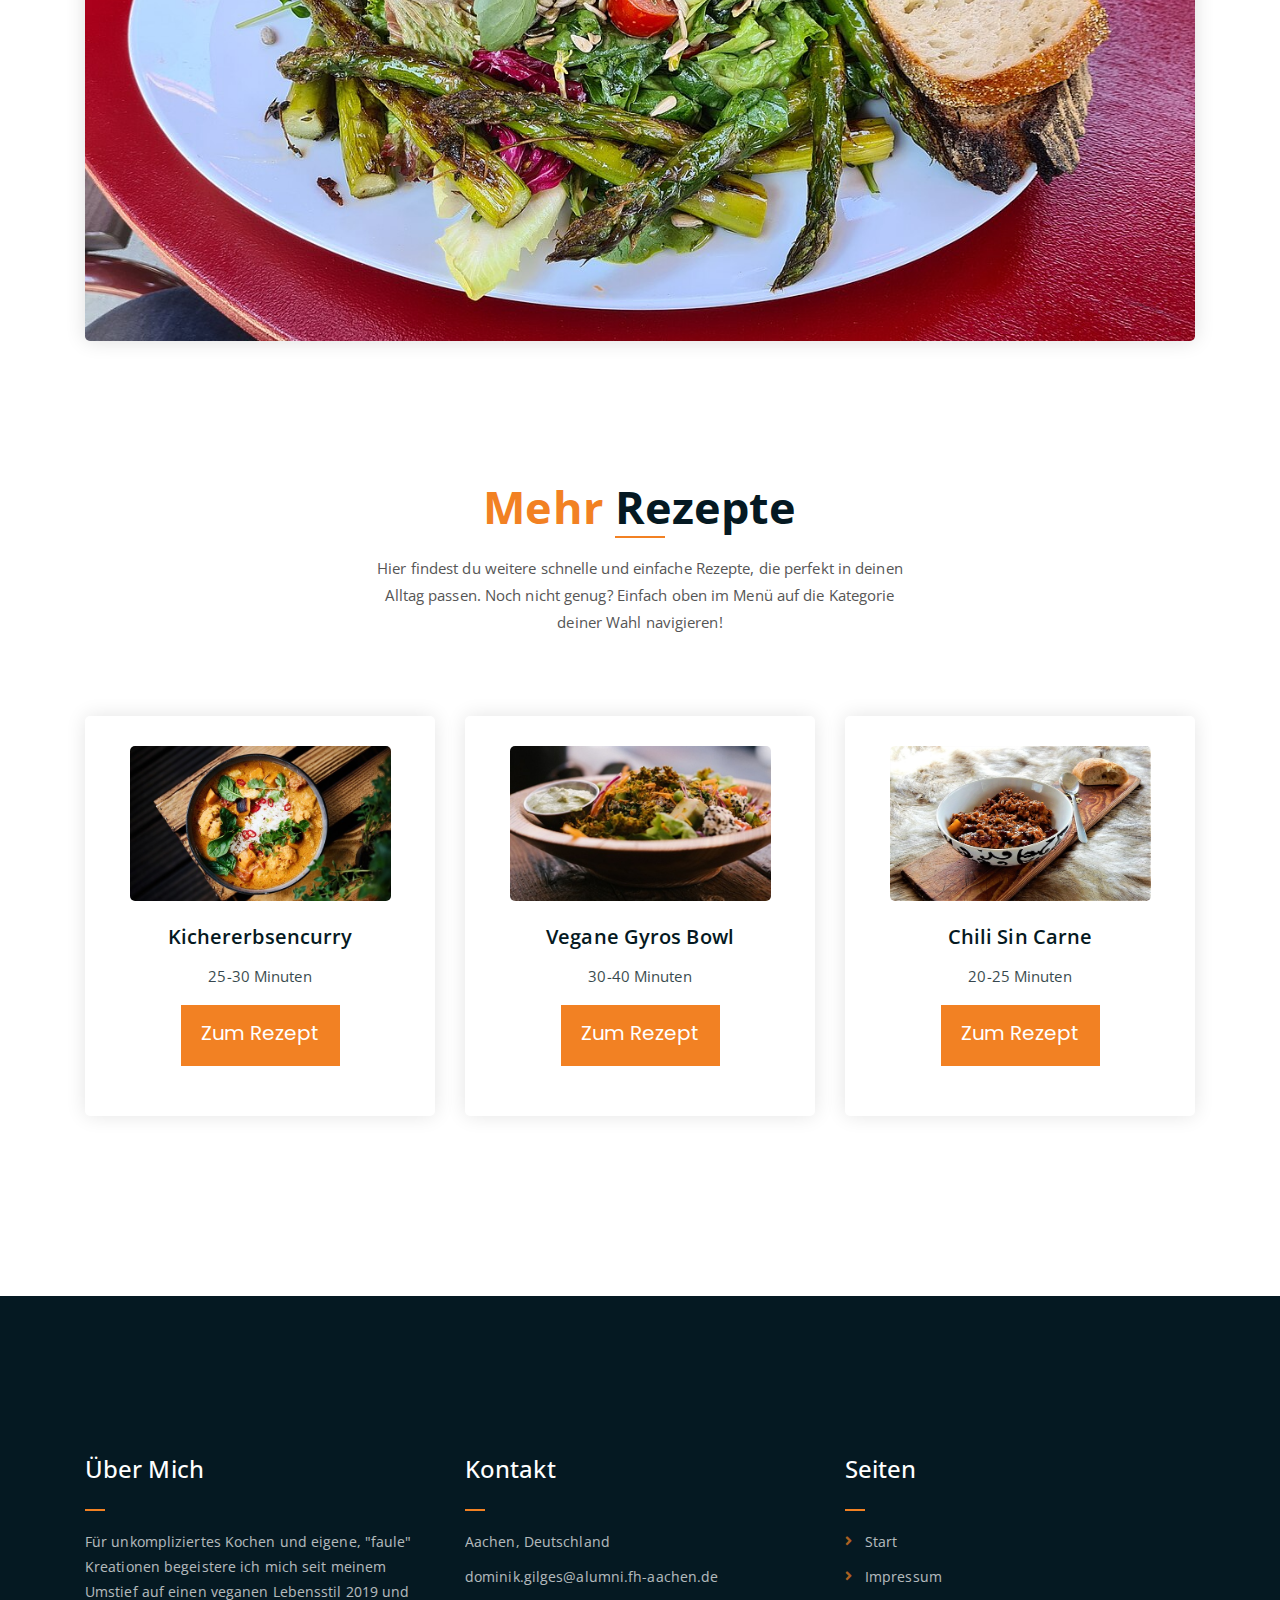
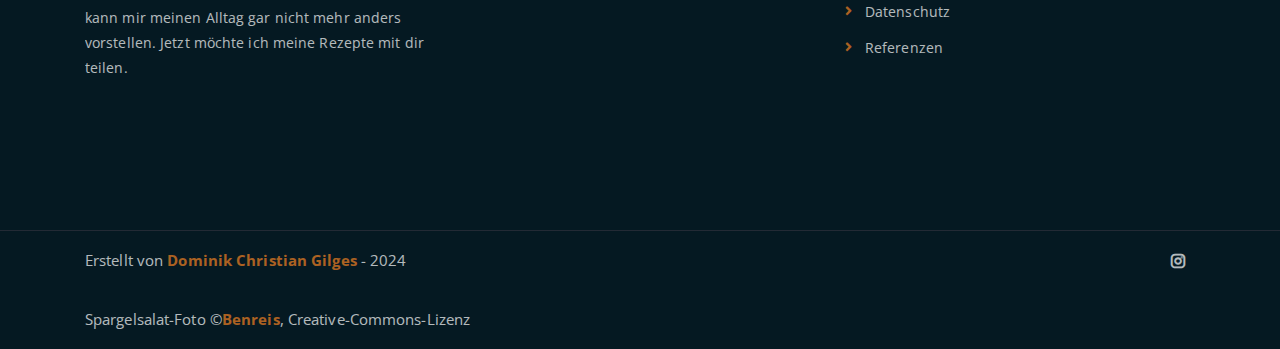
<file: spargelsalat.html>
<!DOCTYPE html>
<html lang="de">
  <head>
    <meta charset="UTF-8" />
    <meta http-equiv="X-UA-Compatible" content="IE=edge" />
    <meta name="viewport" content="width=device-width, initial-scale=1" />
    <meta
      name="description"
      content="Responsive Bootstrap4 Shop Template, Created by Imran Hossain from https://imransdesign.com/"
    />

    <!-- title -->
    <title>Spargelsalat</title>

    <!-- favicon -->
    <link rel="shortcut icon" type="image/png" href="assets/img/favicon.png" />
    <!-- google font -->
    <link
      href="https://fonts.googleapis.com/css?family=Open+Sans:300,400,700"
      rel="stylesheet"
    />
    <link
      href="https://fonts.googleapis.com/css?family=Poppins:400,700&display=swap"
      rel="stylesheet"
    />
    <!-- fontawesome -->
    <link rel="stylesheet" href="assets/css/all.min.css" />
    <!-- bootstrap -->
    <link rel="stylesheet" href="assets/bootstrap/css/bootstrap.min.css" />
    <!-- owl carousel -->
    <link rel="stylesheet" href="assets/css/owl.carousel.css" />
    <!-- magnific popup -->
    <link rel="stylesheet" href="assets/css/magnific-popup.css" />
    <!-- animate css -->
    <link rel="stylesheet" href="assets/css/animate.css" />
    <!-- mean menu css -->
    <link rel="stylesheet" href="assets/css/meanmenu.min.css" />
    <!-- main style -->
    <link rel="stylesheet" href="assets/css/main.css" />
    <!-- responsive -->
    <link rel="stylesheet" href="assets/css/responsive.css" />
  </head>
  <body>
    <!--PreLoader-->
    <div class="loader">
      <div class="loader-inner">
        <div class="circle"></div>
      </div>
    </div>
    <!--PreLoader Ends-->

    <!-- header -->
    <div class="top-header-area" id="sticker">
      <div class="container">
        <div class="row">
          <div class="col-lg-12 col-sm-12 text-center">
            <div class="main-menu-wrap">
              <!-- logo -->
              <div class="site-logo">
                <a href="index.html">
                  <img src="assets/img/logo.png" alt="" />
                </a>
              </div>
              <!-- logo -->

              <!-- menu start -->
              <nav class="main-menu">
                <ul>
                  <li>
                    <a href="index.html">Start</a>
                  </li>
                  <li>
                    <a href="#">One-Pots</a>
                    <ul class="sub-menu">
                      <li><a href="chili.html">Chili Sin Carne</a></li>
                      <li><a href="curry.html">Kichererbsencurry</a></li>
                    </ul>
                  </li>
                  <li>
                    <a href="#">Bowls</a>
                    <ul class="sub-menu">
                      <li><a href="gyros.html">Gyros Bowl</a></li>
                      <li><a href="tofu.html">Sticky Tofu Bowl</a></li>
                    </ul>
                  </li>
                  <li class="current-list-item">
                    <a href="#">Quickies</a>
                    <ul class="sub-menu">
                      <li><a href="pizzabuns.html">Pizzabrötchen</a></li>
                      <li><a href="spargelsalat.html">Spargelsalat</a></li>
                    </ul>
                  </li>
                  <!-- An dieser Stelle können zu einem späteren Zeitpunkt wieder Header Icons eingefügt werden. 
					Für die derzeitige Nutzung der Website empfinde ich diese als ungeeignet und unnötig und lasse 
					die div deswegen leer. -->
                  <li>
                    <div class="header-icons"></div>
                  </li>
                </ul>
              </nav>
              <div class="mobile-menu"></div>
              <!-- menu end -->
            </div>
          </div>
        </div>
      </div>
    </div>
    <!-- end header -->

    <!-- breadcrumb-section -->
    <div class="breadcrumb-section breadcrumb-bg">
      <div class="container">
        <div class="row">
          <div class="col-lg-8 offset-lg-2 text-center">
            <div class="breadcrumb-text">
              <p>Saisonale Sensation</p>
              <h1>Grüner Spargelsalat mit Balsamico-Vinaigrette</h1>
            </div>
          </div>
        </div>
      </div>
    </div>
    <!-- end breadcrumb section -->

    <!-- single recipe -->
    <div class="single-recipe mt-150 mb-150">
      <div class="container">
        <div class="row">
          <div class="col-md-5">
            <div class="single-recipe-deco">
              <img
                src="assets/img/rezepte/spargelsalat-deco.jpg"
                alt="Ein Foto von grünem Spargel"
              />
            </div>
            <!-- Moved Zutaten list here -->
            <div class="single-recipe-wrap">
              <h3>Zutaten</h3>
              <ul>
                <li>500g grüner Spargel</li>
                <li>250g veganer "Veta"</li>
                <li>250g Cherrytomaten</li>
                <li>40g Pinienkerne</li>
                <li>2 Stängel Frühlingszwiebeln</li>
                <li>Salz, Pfeffer, Zucker</li>
                <li>5 EL Olivenöl</li>
                <li>2 EL Balsamico-Essig</li>
              </ul>
            </div>
          </div>
          <div class="col-md-7">
            <div class="single-recipe-content">
              <h3>Grüner Spargelsalat mit Balsamico-Vinaigrette</h3>
              <p class="single-recipe-time">
                <span>Zeitaufwand: 15-20 Minuten</span>
              </p>
              <p>
                Ein erfrischender Spargelsalat, der die Frische des Frühlings
                einfängt! Grüner Spargel, saftige Kirschtomaten und cremiger
                "Veta" vereinen sich zu einem leichten und gesunden Salat. Die
                knackigen Spargelstangen verleihen dem Salat eine angenehme
                Bissfestigkeit, während der Feta eine salzige Note hinzufügt.
                Dieser Salat eignet sich perfekt als Beilage zum Grillen oder
                als leichtes Abendessen.
              </p>
              <h3>Zubereitung</h3>
              <ol>
                <li>
                  Vom Spargel die Enden abschneiden und die Stangen in
                  mundgerechte Stücke schneiden.
                </li>
                <li>
                  Die Pinienkerne in einer Pfanne ohne Öl rösten (Vorsicht, sie
                  können leicht verbrennen).
                </li>
                <li>
                  Den Spargel in derselben Pfanne mit etwas Öl anbraten. Mit
                  Salz, Pfeffer und Zucker würzen und 10 Minuten braten.
                </li>
                <li>
                  In der Zwischenzeit die Tomaten halbieren, den Veta und die
                  Frühlingszwiebeln klein schneiden und alles in eine Schüssel
                  geben.
                </li>
                <li>
                  Für die Balsamico-Vinaigrette das Olivenöl und den Balsamico
                  gut verrühren. Mit Salz, Pfeffer und Zucker abschmecken.
                </li>
                <li>
                  Den gebratenen Spargel zu den anderen Zutaten in die Schüssel
                  geben. Die Vinaigrette darüber gießen und alles gut
                  vermischen.
                </li>
                <li>
                  Den Salat sofort genießen oder einige Stunden ziehen lassen,
                  damit sich die Aromen verbinden. Guten Appetit! 🌱
                </li>
              </ol>
            </div>
          </div>
        </div>
        <div class="single-recipe-img">
          <img
            src="assets/img/rezepte/spargelsalat.jpg"
            alt="Ein Foto des fertigen Spargelsalats"
          />
        </div>
      </div>
    </div>
    <!-- end single recipe -->

    <!-- recipes section -->
    <div class="product-section mt-150 mb-150">
      <div class="container">
        <div class="row">
          <div class="col-lg-8 offset-lg-2 text-center">
            <div class="section-title">
              <h3><span class="orange-text">Mehr</span> Rezepte</h3>
              <p>
                Hier findest du weitere schnelle und einfache Rezepte, die
                perfekt in deinen Alltag passen. Noch nicht genug? Einfach oben
                im Menü auf die Kategorie deiner Wahl navigieren!
              </p>
            </div>
          </div>
        </div>

        <div class="row">
          <div class="col-lg-4 col-md-6 text-center">
            <div class="single-recipe-item">
              <div class="recipe-image">
                <a href="curry.html"
                  ><img
                    src="assets/img/rezepte/curry-small.jpg"
                    alt="Foto eines Kichererbsencurrys"
                /></a>
              </div>
              <h3>Kichererbsencurry</h3>
              <p class="recipe-time"><span>25-30 Minuten</span></p>
              <a href="curry.html" class="boxed-btn">Zum Rezept</a>
            </div>
          </div>
          <div class="col-lg-4 col-md-6 text-center">
            <div class="single-recipe-item">
              <div class="recipe-image">
                <a href="gyros.html"
                  ><img
                    src="assets/img/rezepte/gyros-small.jpg"
                    alt="Foto einer veganen Gyros Bowl"
                /></a>
              </div>
              <h3>Vegane Gyros Bowl</h3>
              <p class="recipe-time"><span>30-40 Minuten</span></p>
              <a href="gyros.html" class="boxed-btn">Zum Rezept</a>
            </div>
          </div>
          <div class="col-lg-4 col-md-6 offset-md-3 offset-lg-0 text-center">
            <div class="single-recipe-item">
              <div class="recipe-image">
                <a href="chili.html"
                  ><img
                    src="assets/img/rezepte/chili-small.jpg"
                    alt="Foto einer Portion Chili Sin Carne"
                /></a>
              </div>
              <h3>Chili Sin Carne</h3>
              <p class="recipe-time"><span>20-25 Minuten</span></p>
              <a href="chili.html" class="boxed-btn">Zum Rezept</a>
            </div>
          </div>
        </div>
      </div>
    </div>
    <!-- end recipe section -->

    <!-- footer -->
    <div class="footer-area">
      <div class="container">
        <div class="row">
          <div class="col-lg-4 col-md-6">
            <div class="footer-box about-widget">
              <h2 class="widget-title">Über Mich</h2>
              <p>
                Für unkompliziertes Kochen und eigene, "faule" Kreationen
                begeistere ich mich seit meinem Umstief auf einen veganen
                Lebensstil 2019 und kann mir meinen Alltag gar nicht mehr anders
                vorstellen. Jetzt möchte ich meine Rezepte mit dir teilen.
              </p>
            </div>
          </div>
          <div class="col-lg-4 col-md-6">
            <div class="footer-box get-in-touch">
              <h2 class="widget-title">Kontakt</h2>
              <ul>
                <li>Aachen, Deutschland</li>
                <li>
                  <a href="mailto:dominik.gilges@alumni.fh-aachen.de"
                    >dominik.gilges@alumni.fh-aachen.de</a
                  >
                </li>
              </ul>
            </div>
          </div>
          <div class="col-lg-4 col-md-6">
            <div class="footer-box pages">
              <h2 class="widget-title">Seiten</h2>
              <ul>
                <li><a href="index.html">Start</a></li>
                <li><a href="imprint.html">Impressum</a></li>
                <li><a href="datenschutz.html">Datenschutz</a></li>
                <li><a href="referenzen.html">Referenzen</a></li>
              </ul>
            </div>
          </div>
        </div>
      </div>
    </div>
    <!-- end footer -->

    <!-- created by -->
    <div class="created_by">
      <div class="container">
        <div class="row">
          <div class="col-lg-6 col-md-12">
            <p>
              Erstellt von
              <a href="https://www.instagram.com/chrsglgs/"
                >Dominik Christian Gilges</a
              >
              - 2024
            </p>
            <p>
              Spargelsalat-Foto &copy;<a
                href="https://commons.wikimedia.org/wiki/File:Gegrillter_gr%C3%BCner_Spargel_Blattsalat_Hollandaise_Dinzler.jpg"
                >Benreis</a
              >, Creative-Commons-Lizenz
            </p>
          </div>
          <div class="col-lg-6 text-right col-md-12">
            <div class="social-icons">
              <ul>
                <li>
                  <!-- Liste, damit zu einem späteren Zeitpunkt noch weitere Kanäle hinzugefügt werden können.
					 Social Media nutze ich aber nicht so wirklich aktiv. -->
                  <a href="https://www.instagram.com/chrsglgs/" target="_blank"
                    ><i class="fab fa-instagram"></i
                  ></a>
                </li>
              </ul>
            </div>
          </div>
        </div>
      </div>
    </div>
    <!-- end created by -->

    <!-- jquery -->
    <script src="assets/js/jquery-1.11.3.min.js"></script>
    <!-- bootstrap -->
    <script src="assets/bootstrap/js/bootstrap.min.js"></script>
    <!-- count down -->
    <script src="assets/js/jquery.countdown.js"></script>
    <!-- isotope -->
    <script src="assets/js/jquery.isotope-3.0.6.min.js"></script>
    <!-- waypoints -->
    <script src="assets/js/waypoints.js"></script>
    <!-- owl carousel -->
    <script src="assets/js/owl.carousel.min.js"></script>
    <!-- magnific popup -->
    <script src="assets/js/jquery.magnific-popup.min.js"></script>
    <!-- mean menu -->
    <script src="assets/js/jquery.meanmenu.min.js"></script>
    <!-- sticker js -->
    <script src="assets/js/sticker.js"></script>
    <!-- main js -->
    <script src="assets/js/main.js"></script>
  </body>
</html>
</file>
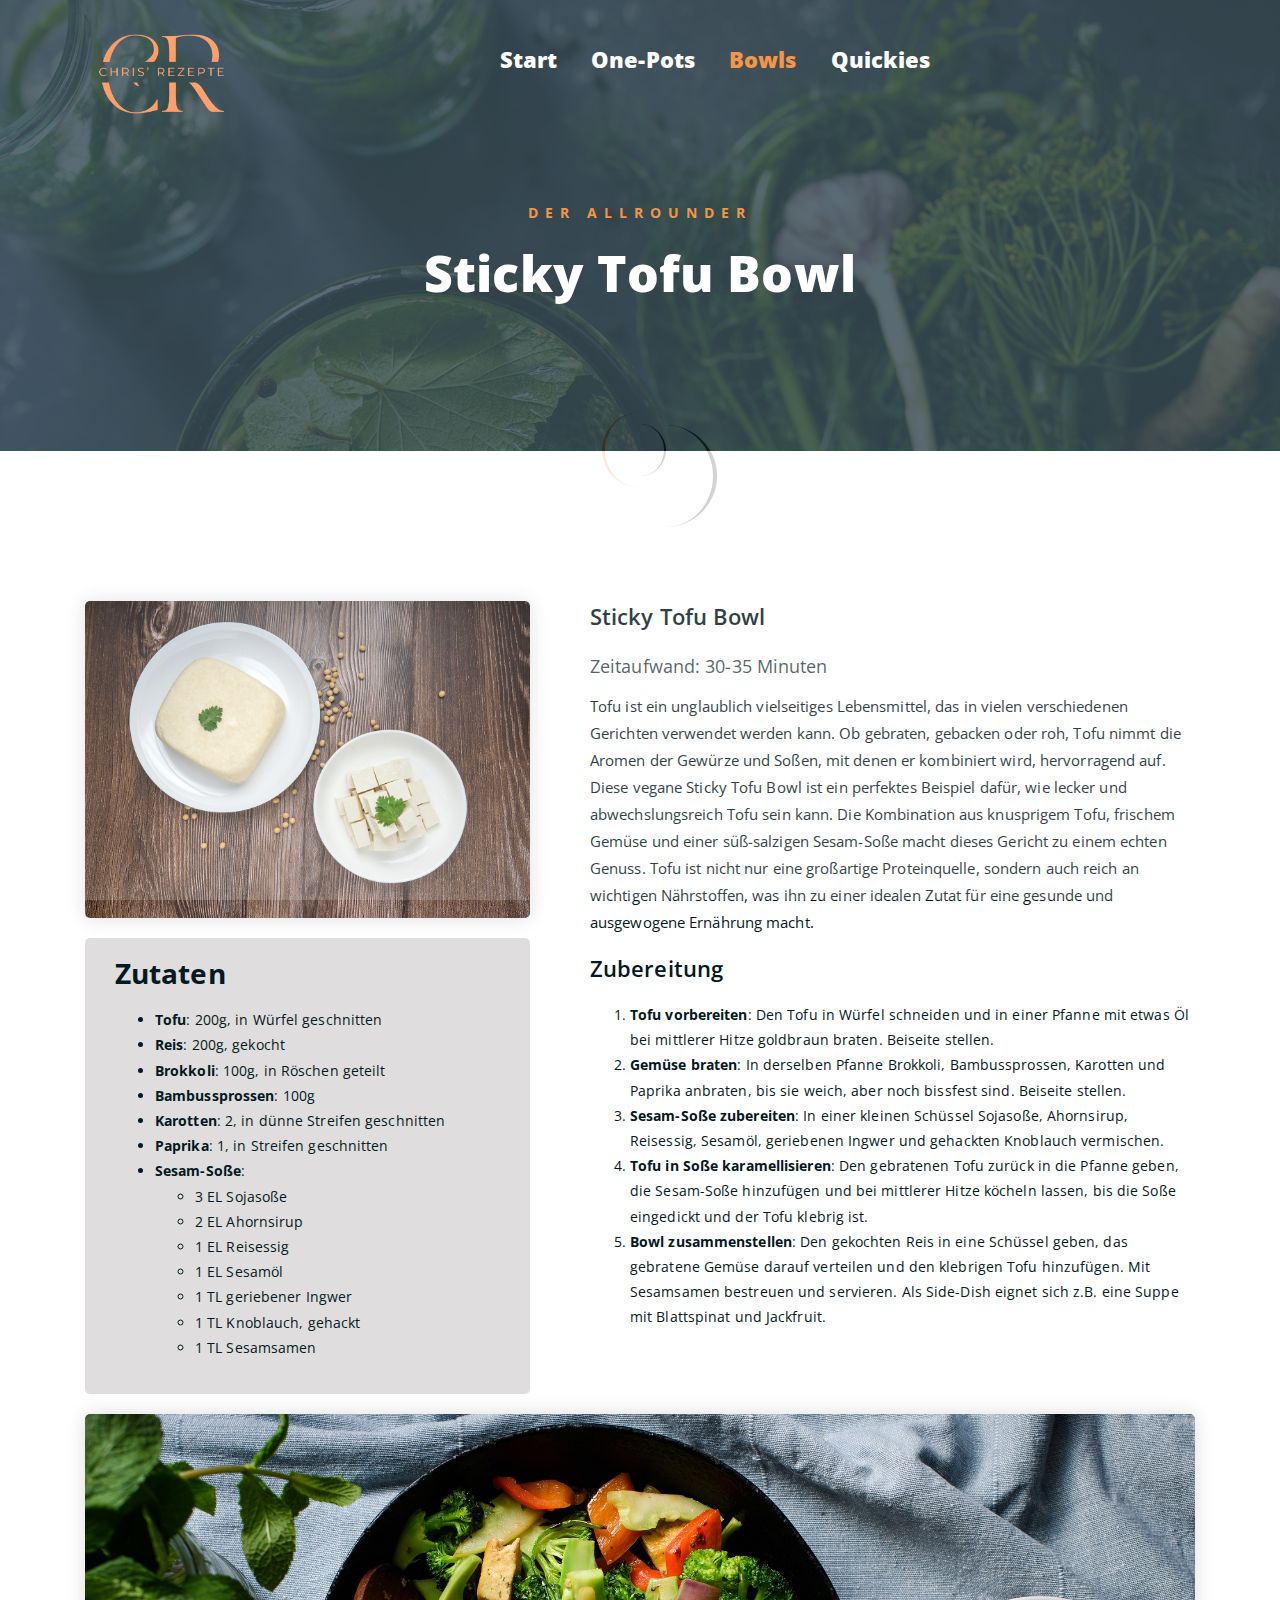
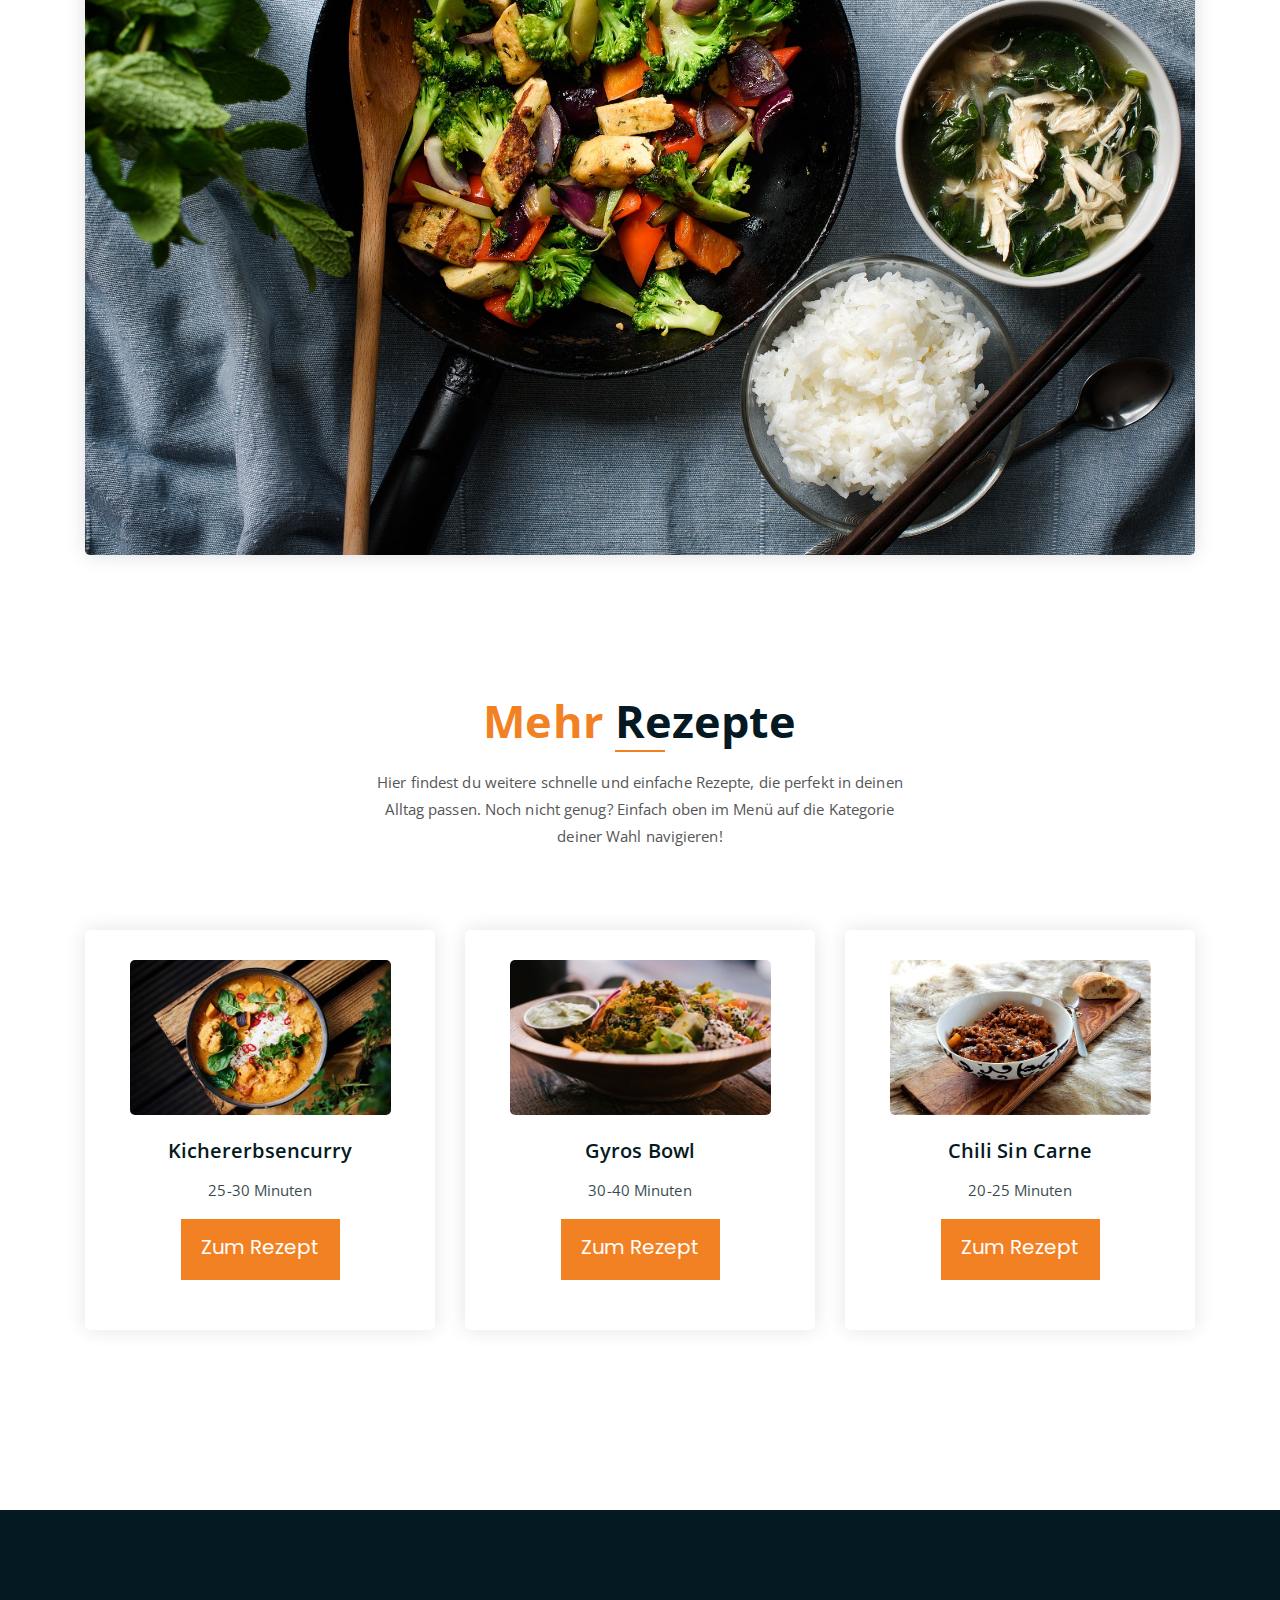
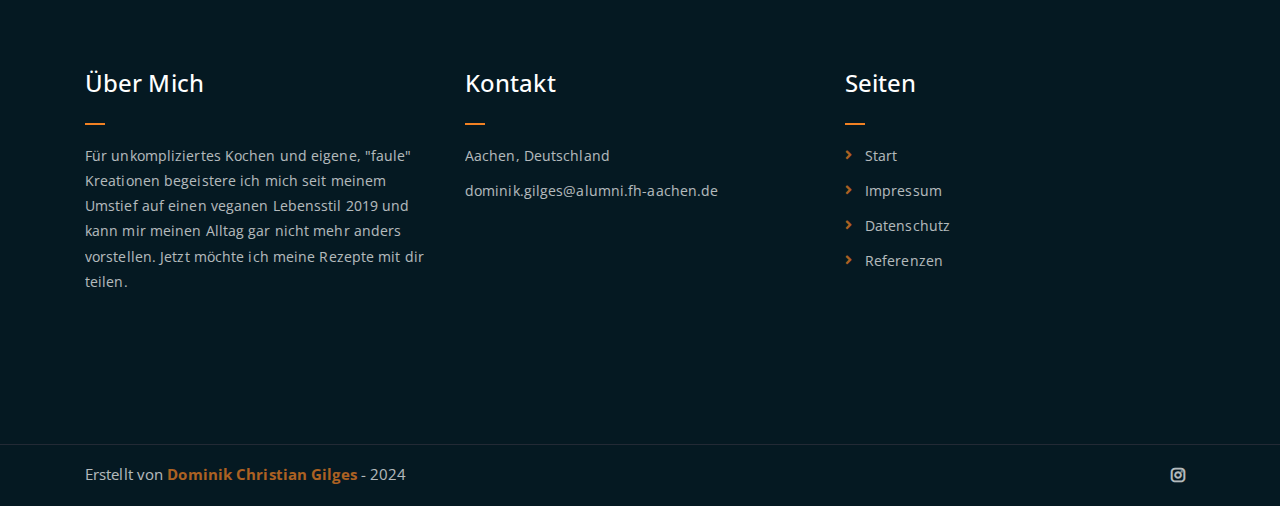
<file: tofu.html>
<!DOCTYPE html>
<html lang="de">
  <head>
    <meta charset="UTF-8" />
    <meta http-equiv="X-UA-Compatible" content="IE=edge" />
    <meta name="viewport" content="width=device-width, initial-scale=1" />
    <meta
      name="description"
      content="Responsive Bootstrap4 Shop Template, Created by Imran Hossain from https://imransdesign.com/"
    />

    <!-- title -->
    <title>Sticky Tofu Bowl</title>

    <!-- favicon -->
    <link rel="shortcut icon" type="image/png" href="assets/img/favicon.png" />
    <!-- google font -->
    <link
      href="https://fonts.googleapis.com/css?family=Open+Sans:300,400,700"
      rel="stylesheet"
    />
    <link
      href="https://fonts.googleapis.com/css?family=Poppins:400,700&display=swap"
      rel="stylesheet"
    />
    <!-- fontawesome -->
    <link rel="stylesheet" href="assets/css/all.min.css" />
    <!-- bootstrap -->
    <link rel="stylesheet" href="assets/bootstrap/css/bootstrap.min.css" />
    <!-- owl carousel -->
    <link rel="stylesheet" href="assets/css/owl.carousel.css" />
    <!-- magnific popup -->
    <link rel="stylesheet" href="assets/css/magnific-popup.css" />
    <!-- animate css -->
    <link rel="stylesheet" href="assets/css/animate.css" />
    <!-- mean menu css -->
    <link rel="stylesheet" href="assets/css/meanmenu.min.css" />
    <!-- main style -->
    <link rel="stylesheet" href="assets/css/main.css" />
    <!-- responsive -->
    <link rel="stylesheet" href="assets/css/responsive.css" />
  </head>
  <body>
    <!--PreLoader-->
    <div class="loader">
      <div class="loader-inner">
        <div class="circle"></div>
      </div>
    </div>
    <!--PreLoader Ends-->

    <!-- header -->
    <div class="top-header-area" id="sticker">
      <div class="container">
        <div class="row">
          <div class="col-lg-12 col-sm-12 text-center">
            <div class="main-menu-wrap">
              <!-- logo -->
              <div class="site-logo">
                <a href="index.html">
                  <img src="assets/img/logo.png" alt="" />
                </a>
              </div>
              <!-- logo -->

              <!-- menu start -->
              <nav class="main-menu">
                <ul>
                  <li>
                    <a href="index.html">Start</a>
                  </li>
                  <li>
                    <a href="#">One-Pots</a>
                    <ul class="sub-menu">
                      <li><a href="chili.html">Chili Sin Carne</a></li>
                      <li><a href="curry.html">Kichererbsencurry</a></li>
                    </ul>
                  </li>
                  <li class="current-list-item">
                    <a href="#">Bowls</a>
                    <ul class="sub-menu">
                      <li><a href="gyros.html">Gyros Bowl</a></li>
                      <li><a href="tofu.html">Sticky Tofu Bowl</a></li>
                    </ul>
                  </li>
                  <li>
                    <a href="#">Quickies</a>
                    <ul class="sub-menu">
                      <li><a href="pizzabuns.html">Pizzabrötchen</a></li>
                      <li><a href="spargelsalat.html">Spargelsalat</a></li>
                    </ul>
                  </li>
                  <!-- An dieser Stelle können zu einem späteren Zeitpunkt wieder Header Icons eingefügt werden. 
					Für die derzeitige Nutzung der Website empfinde ich diese als ungeeignet und unnötig und lasse 
					die div deswegen leer. -->
                  <li>
                    <div class="header-icons"></div>
                  </li>
                </ul>
              </nav>
              <div class="mobile-menu"></div>
              <!-- menu end -->
            </div>
          </div>
        </div>
      </div>
    </div>
    <!-- end header -->

    <!-- breadcrumb-section -->
    <div class="breadcrumb-section breadcrumb-bg">
      <div class="container">
        <div class="row">
          <div class="col-lg-8 offset-lg-2 text-center">
            <div class="breadcrumb-text">
              <p>Der Allrounder</p>
              <h1>Sticky Tofu Bowl</h1>
            </div>
          </div>
        </div>
      </div>
    </div>
    <!-- end breadcrumb section -->

    <!-- single recipe -->
    <div class="single-recipe mt-150 mb-150">
      <div class="container">
        <div class="row">
          <div class="col-md-5">
            <div class="single-recipe-deco">
              <img
                src="assets/img/rezepte/tofu-deco.jpg"
                alt="Ein Foto von Tofu, unverarbeitet"
              />
            </div>
            <!-- Zutaten list  -->
            <div class="single-recipe-wrap">
              <h3>Zutaten</h3>
              <ul>
                <li><strong>Tofu</strong>: 200g, in Würfel geschnitten</li>
                <li><strong>Reis</strong>: 200g, gekocht</li>
                <li><strong>Brokkoli</strong>: 100g, in Röschen geteilt</li>
                <li><strong>Bambussprossen</strong>: 100g</li>
                <li>
                  <strong>Karotten</strong>: 2, in dünne Streifen geschnitten
                </li>
                <li><strong>Paprika</strong>: 1, in Streifen geschnitten</li>
                <li>
                  <strong>Sesam-Soße</strong>:
                  <ul>
                    <li>3 EL Sojasoße</li>
                    <li>2 EL Ahornsirup</li>
                    <li>1 EL Reisessig</li>
                    <li>1 EL Sesamöl</li>
                    <li>1 TL geriebener Ingwer</li>
                    <li>1 TL Knoblauch, gehackt</li>
                    <li>1 TL Sesamsamen</li>
                  </ul>
                </li>
              </ul>
            </div>
          </div>
          <div class="col-md-7">
            <div class="single-recipe-content">
              <h3>Sticky Tofu Bowl</h3>
              <p class="single-recipe-time">
                <span>Zeitaufwand: 30-35 Minuten</span>
              </p>
              <p>
                Tofu ist ein unglaublich vielseitiges Lebensmittel, das in
                vielen verschiedenen Gerichten verwendet werden kann. Ob
                gebraten, gebacken oder roh, Tofu nimmt die Aromen der Gewürze
                und Soßen, mit denen er kombiniert wird, hervorragend auf. Diese
                vegane Sticky Tofu Bowl ist ein perfektes Beispiel dafür, wie
                lecker und abwechslungsreich Tofu sein kann. Die Kombination aus
                knusprigem Tofu, frischem Gemüse und einer süß-salzigen
                Sesam-Soße macht dieses Gericht zu einem echten Genuss. Tofu ist
                nicht nur eine großartige Proteinquelle, sondern auch reich an
                wichtigen Nährstoffen, was ihn zu einer idealen Zutat für eine
                gesunde und ausgewogene Ernährung macht.
              </p>
              <h3>Zubereitung</h3>
              <ol>
                <li>
                  <strong>Tofu vorbereiten</strong>: Den Tofu in Würfel
                  schneiden und in einer Pfanne mit etwas Öl bei mittlerer Hitze
                  goldbraun braten. Beiseite stellen.
                </li>
                <li>
                  <strong>Gemüse braten</strong>: In derselben Pfanne Brokkoli,
                  Bambussprossen, Karotten und Paprika anbraten, bis sie weich,
                  aber noch bissfest sind. Beiseite stellen.
                </li>
                <li>
                  <strong>Sesam-Soße zubereiten</strong>: In einer kleinen
                  Schüssel Sojasoße, Ahornsirup, Reisessig, Sesamöl, geriebenen
                  Ingwer und gehackten Knoblauch vermischen.
                </li>
                <li>
                  <strong>Tofu in Soße karamellisieren</strong>: Den gebratenen
                  Tofu zurück in die Pfanne geben, die Sesam-Soße hinzufügen und
                  bei mittlerer Hitze köcheln lassen, bis die Soße eingedickt
                  und der Tofu klebrig ist.
                </li>
                <li>
                  <strong>Bowl zusammenstellen</strong>: Den gekochten Reis in
                  eine Schüssel geben, das gebratene Gemüse darauf verteilen und
                  den klebrigen Tofu hinzufügen. Mit Sesamsamen bestreuen und
                  servieren. Als Side-Dish eignet sich z.B. eine Suppe mit
                  Blattspinat und Jackfruit.
                </li>
              </ol>
            </div>
          </div>
        </div>
        <div class="single-recipe-img">
          <img
            src="assets/img/rezepte/tofu.jpg"
            alt="Ein Foto der fertigen Sticky Tofu Bowl"
          />
        </div>
      </div>
    </div>
    <!-- end single recipe -->

    <!-- recipes section -->
    <div class="product-section mt-150 mb-150">
      <div class="container">
        <div class="row">
          <div class="col-lg-8 offset-lg-2 text-center">
            <div class="section-title">
              <h3><span class="orange-text">Mehr</span> Rezepte</h3>
              <p>
                Hier findest du weitere schnelle und einfache Rezepte, die
                perfekt in deinen Alltag passen. Noch nicht genug? Einfach oben
                im Menü auf die Kategorie deiner Wahl navigieren!
              </p>
            </div>
          </div>
        </div>

        <div class="row">
          <div class="col-lg-4 col-md-6 text-center">
            <div class="single-recipe-item">
              <div class="recipe-image">
                <a href="curry.html"
                  ><img
                    src="assets/img/rezepte/curry-small.jpg"
                    alt="Foto eines Kichererbsencurrys"
                /></a>
              </div>
              <h3>Kichererbsencurry</h3>
              <p class="recipe-time"><span>25-30 Minuten</span></p>
              <a href="curry.html" class="boxed-btn">Zum Rezept</a>
            </div>
          </div>
          <div class="col-lg-4 col-md-6 text-center">
            <div class="single-recipe-item">
              <div class="recipe-image">
                <a href="gyros.html"
                  ><img
                    src="assets/img/rezepte/gyros-small.jpg"
                    alt="Foto einer Gyros Bowl"
                /></a>
              </div>
              <h3>Gyros Bowl</h3>
              <p class="recipe-time"><span>30-40 Minuten</span></p>
              <a href="gyros.html" class="boxed-btn">Zum Rezept</a>
            </div>
          </div>
          <div class="col-lg-4 col-md-6 offset-md-3 offset-lg-0 text-center">
            <div class="single-recipe-item">
              <div class="recipe-image">
                <a href="chili.html"
                  ><img
                    src="assets/img/rezepte/chili-small.jpg"
                    alt="Foto einer Portion Chili Sin Carne"
                /></a>
              </div>
              <h3>Chili Sin Carne</h3>
              <p class="recipe-time"><span>20-25 Minuten</span></p>
              <a href="chili.html" class="boxed-btn">Zum Rezept</a>
            </div>
          </div>
        </div>
      </div>
    </div>
    <!-- end recipe section -->

    <!-- footer -->
    <div class="footer-area">
      <div class="container">
        <div class="row">
          <div class="col-lg-4 col-md-6">
            <div class="footer-box about-widget">
              <h2 class="widget-title">Über Mich</h2>
              <p>
                Für unkompliziertes Kochen und eigene, "faule" Kreationen
                begeistere ich mich seit meinem Umstief auf einen veganen
                Lebensstil 2019 und kann mir meinen Alltag gar nicht mehr anders
                vorstellen. Jetzt möchte ich meine Rezepte mit dir teilen.
              </p>
            </div>
          </div>
          <div class="col-lg-4 col-md-6">
            <div class="footer-box get-in-touch">
              <h2 class="widget-title">Kontakt</h2>
              <ul>
                <li>Aachen, Deutschland</li>
                <li>
                  <a href="mailto:dominik.gilges@alumni.fh-aachen.de"
                    >dominik.gilges@alumni.fh-aachen.de</a
                  >
                </li>
              </ul>
            </div>
          </div>
          <div class="col-lg-4 col-md-6">
            <div class="footer-box pages">
              <h2 class="widget-title">Seiten</h2>
              <ul>
                <li><a href="index.html">Start</a></li>
                <li><a href="imprint.html">Impressum</a></li>
                <li><a href="datenschutz.html">Datenschutz</a></li>
                <li><a href="referenzen.html">Referenzen</a></li>
              </ul>
            </div>
          </div>
        </div>
      </div>
    </div>
    <!-- end footer -->

    <!-- created by -->
    <div class="created_by">
      <div class="container">
        <div class="row">
          <div class="col-lg-6 col-md-12">
            <p>
              Erstellt von
              <a href="https://www.instagram.com/chrsglgs/"
                >Dominik Christian Gilges</a
              >
              - 2024
            </p>
          </div>
          <div class="col-lg-6 text-right col-md-12">
            <div class="social-icons">
              <ul>
                <li>
                  <!-- Liste, damit zu einem späteren Zeitpunkt noch weitere Kanäle hinzugefügt werden können.
					 Social Media nutze ich aber nicht so wirklich aktiv. -->
                  <a href="https://www.instagram.com/chrsglgs/" target="_blank"
                    ><i class="fab fa-instagram"></i
                  ></a>
                </li>
              </ul>
            </div>
          </div>
        </div>
      </div>
    </div>
    <!-- end created by -->

    <!-- jquery -->
    <script src="assets/js/jquery-1.11.3.min.js"></script>
    <!-- bootstrap -->
    <script src="assets/bootstrap/js/bootstrap.min.js"></script>
    <!-- count down -->
    <script src="assets/js/jquery.countdown.js"></script>
    <!-- isotope -->
    <script src="assets/js/jquery.isotope-3.0.6.min.js"></script>
    <!-- waypoints -->
    <script src="assets/js/waypoints.js"></script>
    <!-- owl carousel -->
    <script src="assets/js/owl.carousel.min.js"></script>
    <!-- magnific popup -->
    <script src="assets/js/jquery.magnific-popup.min.js"></script>
    <!-- mean menu -->
    <script src="assets/js/jquery.meanmenu.min.js"></script>
    <!-- sticker js -->
    <script src="assets/js/sticker.js"></script>
    <!-- main js -->
    <script src="assets/js/main.js"></script>
  </body>
</html>
</file>
<file: assets/css/responsive.css>
/* Medium Layout: 1280px. */
@media only screen and (min-width: 992px) {
}

@media only screen and (min-width: 992px) and (max-width: 1200px) {
  .hero-text h1 {
    font-size: 45px;
  }

  .hero-area div.hero-form {
    bottom: -20%;
  }

  ul.main-menu li a {
    padding: 15px 13px;
  }
  span.close-btn {
    right: 0;
  }
  ul.sub-menu li a {
    padding: 7px 10px;
  }
}
/* Tablet Layout: 768px. */
@media only screen and (min-width: 768px) and (max-width: 991px) {
  .hero-text h1 {
    font-size: 40px;
  }
  .footer-box {
    margin-bottom: 40px;
  }
  .copyright p {
    text-align: center;
  }
  .copyright .social-icons {
    text-align: center;
  }
  .feature-bg:after {
    display: none;
  }
  .single-team-item {
    margin-bottom: 30px;
  }
  table.cart-table {
    margin-bottom: 50px;
  }
  .order-details-wrap {
    margin-top: 50px;
  }
  .contact-form form p input[type="text"],
  .contact-form form p input[type="tel"],
  .contact-form form p input[type="email"] {
    width: 100%;
  }

  .contact-form form p input[type="email"] {
    margin-left: 0;
    margin-top: 15px;
  }
  .contact-form form p input[type="tel"] {
    margin-bottom: 15px;
  }

  .hero-area div.hero-form {
    width: 325px;
    top: 30%;
  }

  .comment-template form p input[type="text"],
  .comment-template form p input[type="email"] {
    width: 100%;
  }

  .comment-template form p input[type="email"] {
    margin-top: 15px;
    margin-left: 0;
  }
  .sidebar-section {
    margin-left: 0;
    margin-top: 50px;
  }
  .single-product-img {
    margin-bottom: 30px;
  }
  .single-product-img img {
    width: 100%;
  }
  .single-project-img img {
    width: 100%;
  }
  .site-logo a img {
    max-width: 150px;
    max-height: 42px;
  }
  .site-logo {
    text-align: center;
    position: absolute;
    z-index: 999;
  }
  .mean-container .mean-bar {
    z-index: 2;
  }
  .responsive-menu-wrap {
    display: block;
  }
  .header-icons {
    text-align: center;
  }
  .top-header-area {
    padding: 15px 0;
  }

  .responsive-menu-wrap {
    position: absolute;
    top: 0;
  }

  .featured-section {
    padding: 0;
  }

  .responsive-menu-wrap {
    left: 50%;
    margin-top: 10px;
    margin-left: -57.5px;
  }
  .hero-text-tablecell {
    padding: 0px 70px;
  }
  .hero-form .hero-text h1 {
    font-size: 30px;
  }

  .hero-form .hero-text p.subtitle {
    font-size: 13px;
  }

  .hero-form .hero-btns a.bordered-btn {
    margin-left: 0;
    margin-top: 20px;
  }

  .sticky-wrapper.is-sticky .top-header-area {
    position: absolute !important;
    background-color: transparent;
  }
  .featured-box {
    padding: 30px;
  }

  .featured-section {
    padding: 100px 0;
  }
  nav.main-menu {
    display: none;
  }
  table.order-details {
    width: 100%;
  }
  .contact-form-box h4 i {
    left: -7%;
  }
  .single-product-content h3 {
    font-size: 20px;
    font-weight: 500;
    line-height: 1.6;
  }

  .single-product-content {
    margin-left: 15px;
  }
  a.mobile-hide.search-bar-icon {
    display: none !important;
  }
  .mobile-show {
    display: block !important;
  }
  a.mobile-show.search-bar-icon {
    position: absolute;
    right: 60px;
    top: 22px;
    z-index: 999;
    color: #fff;
  }
}

/* Mobile Layout: 320px. */
@media only screen and (max-width: 767px) {
  .site-logo img {
    max-width: 150px;
    max-height: 42px;
  }

  .responsive-menu-wrap {
    top: -35px;
  }

  span.close-btn {
    right: 35px;
  }
  .header-icons {
    text-align: center;
  }
  .hero-text h1 {
    font-size: 28px;
  }

  .hero-text p.subtitle {
    font-size: 13px;
  }
  .section-title p {
    max-width: 400px;
  }

  .section-title h3 {
    font-size: 25px;
  }

  p.testimonial-body {
    font-size: 15px;
  }
  .responsive-menu {
    left: auto;
    right: 0;
  }

  .featured-section {
    padding: 0;
  }

  a.video-play-btn {
    right: auto;
    left: 50%;
    margin-left: -45px;
  }

  .shop-banner h3 {
    font-size: 34px;
  }

  .footer-box {
    margin-bottom: 50px;
  }

  .copyright p {
    text-align: center;
  }

  .social-icons {
    text-align: center;
  }

  .footer-area {
    padding: 80px 0;
  }

  .hero-text {
    text-align: center;
  }

  .responsive-menu-wrap {
    position: relative;
  }

  .breadcrumb-text h1 {
    font-size: 30px;
  }

  .feature-bg:after {
    display: none;
  }

  .text-block {
    margin-bottom: 50px;
  }

  .single-team-item {
    margin-bottom: 50px;
  }

  .team-bg {
    height: 450px;
  }

  .total-section {
    margin-top: 30px;
  }

  .order-details-wrap {
    margin-top: 50px;
  }

  .contact-form form p input[type="text"],
  .contact-form form p input[type="tel"],
  .contact-form form p input[type="email"] {
    width: 100%;
  }
  .contact-form form p input[type="tel"] {
    margin-bottom: 15px;
  }

  .contact-form form p input[type="email"] {
    margin-left: 0;
    margin-top: 15px;
  }

  .find-location p {
    font-size: 20px;
  }

  .comment-template form p input[type="email"] {
    margin-left: 0;
    margin-top: 15px;
  }

  .comment-template form p input[type="text"],
  .comment-template form p input[type="email"] {
    width: 100%;
  }

  .sidebar-section {
    margin-left: 0;
    margin-top: 50px;
  }

  .single-product-content {
    margin-left: 0;
    margin-top: 15px;
  }

  .single-product-content h3 {
    font-size: 20px;
    line-height: 1.5;
  }

  .product-image {
    padding: 60px;
    padding-bottom: 0;
  }

  .header-icons {
    text-align: right;
    margin-top: 15px;
  }

  .feature-bg {
    margin: 100px 0;
  }

  .margin-top-150p {
    margin-top: 650px;
  }

  .display-hidden {
    display: none;
  }

  .hero-area div.hero-form {
    right: 0;
  }

  .hero-btns a.boxed-btn {
    display: block;
    margin: 0 auto;
  }

  .hero-btns {
    text-align: center;
  }

  .hero-btns a.bordered-btn {
    margin-left: 0;
    margin-top: 15px;
    display: block;
  }
  .hero-area div.hero-form {
    width: auto;
  }
  .section-title p {
    max-width: 285px;
  }

  p.testimonial-body {
    max-width: 285px;
  }
  .hero-area div.hero-form {
    top: 0;
  }
  .single-media-wrap h4 {
    font-size: 15px;
  }

  .sticky-wrapper.is-sticky .top-header-area {
    position: absolute !important;
    background-color: transparent;
    padding: 25px 0;
  }
  .featured-box {
    padding: 0 45px;
    margin-bottom: 10px;
  }

  .featured-section {
    padding: 100px 0;
  }
  .search-bar-tablecell input {
    font-size: 20px;
  }
  .header-icons {
    margin-top: 0;
  }
  .site-logo {
    position: absolute;
    z-index: 99;
  }

  .mean-container .mean-bar {
    z-index: 2;
  }
  .section-title {
    margin-bottom: 50px;
  }
  .service-text h3 {
    font-size: 18px;
  }
  .featured-box h2 {
    font-size: 23px;
  }

  .featured-box h3 {
    font-size: 18px;
  }

  .cta-text h3 {
    line-height: 1.6;
  }

  .news-text-box h3 {
    font-size: 20px;
    line-height: 1.5;
  }

  .copyright p {
    padding-bottom: 0;
  }
  .single-service-box {
    padding: 30px;
  }

  .service-icon-table {
    height: 80px;
  }

  .service-icon-tablecell i {
    font-size: 30px;
  }

  .main-menu {
    display: none;
  }
  .error-text h1 {
    font-size: 25px;
  }
  h2.widget-title {
    font-size: 20px;
  }
  .cart-table-wrap {
    width: 100%;
    overflow-x: scroll;
  }
  table.cart-table {
    width: 690px;
  }
  .cart-buttons a:first-child {
    margin-bottom: 15px;
  }
  .form-title h2 {
    font-size: 20px;
  }

  .contact-form-box h4 i {
    left: -20%;
  }
  .featured-text p {
    line-height: 1.8;
  }
  .single-artcile-bg {
    height: 300px;
  }

  .single-article-text h2 {
    font-size: 20px;
  }

  .comments-list-wrap h3,
  .comment-template h4 {
    font-size: 20px;
  }

  .comment-user-avater img {
    max-width: 45px;
  }

  .comment-text-body {
    padding-left: 60px;
  }

  .comment-text-body h4 a {
    display: block;
    border: none;
    margin-left: 0;
    margin-top: 10px;
  }

  .comment-text-body h4 {
    font-size: 18px;
  }

  .comment-text-body p {
    line-height: 1.8;
  }

  .single-comment-body.child {
    margin-left: 0;
  }
  .single-product-content h3 {
    font-size: 20px;
    line-height: 1.5;
  }
  a.mobile-hide.search-bar-icon {
    display: none !important;
  }
  .mobile-show {
    display: block !important;
  }
  a.mobile-show.search-bar-icon {
    position: absolute;
    right: 60px;
    top: 22px;
    z-index: 999;
    color: #fff;
  }
}
/* Wide Mobile Layout: 480px. */
@media only screen and (min-width: 480px) and (max-width: 767px) {
  .hero-area div.hero-form {
    margin: 0 auto;
    right: auto;
    width: 380px;
    left: 50%;
    margin-left: -190px;
  }

  .hero-btns {
    text-align: center;
  }

  .hero-btns a.bordered-btn {
    margin-left: 0;
    margin-top: 15px;
    display: block;
  }
}
</file>
<file: assets/css/all.min.css>
.fa,.fab,.fal,.far,.fas{-moz-osx-font-smoothing:grayscale;-webkit-font-smoothing:antialiased;display:inline-block;font-style:normal;font-variant:normal;text-rendering:auto;line-height:1}.fa-lg{font-size:1.33333em;line-height:.75em;vertical-align:-.0667em}.fa-xs{font-size:.75em}.fa-sm{font-size:.875em}.fa-1x{font-size:1em}.fa-2x{font-size:2em}.fa-3x{font-size:3em}.fa-4x{font-size:4em}.fa-5x{font-size:5em}.fa-6x{font-size:6em}.fa-7x{font-size:7em}.fa-8x{font-size:8em}.fa-9x{font-size:9em}.fa-10x{font-size:10em}.fa-fw{text-align:center;width:1.25em}.fa-ul{list-style-type:none;margin-left:2.5em;padding-left:0}.fa-ul>li{position:relative}.fa-li{left:-2em;position:absolute;text-align:center;width:2em;line-height:inherit}.fa-border{border:.08em solid #eee;border-radius:.1em;padding:.2em .25em .15em}.fa-pull-left{float:left}.fa-pull-right{float:right}.fa.fa-pull-left,.fab.fa-pull-left,.fal.fa-pull-left,.far.fa-pull-left,.fas.fa-pull-left{margin-right:.3em}.fa.fa-pull-right,.fab.fa-pull-right,.fal.fa-pull-right,.far.fa-pull-right,.fas.fa-pull-right{margin-left:.3em}.fa-spin{animation:fa-spin 2s infinite linear}.fa-pulse{animation:fa-spin 1s infinite steps(8)}@keyframes fa-spin{0%{transform:rotate(0deg)}to{transform:rotate(1turn)}}.fa-rotate-90{-ms-filter:"progid:DXImageTransform.Microsoft.BasicImage(rotation=1)";transform:rotate(90deg)}.fa-rotate-180{-ms-filter:"progid:DXImageTransform.Microsoft.BasicImage(rotation=2)";transform:rotate(180deg)}.fa-rotate-270{-ms-filter:"progid:DXImageTransform.Microsoft.BasicImage(rotation=3)";transform:rotate(270deg)}.fa-flip-horizontal{-ms-filter:"progid:DXImageTransform.Microsoft.BasicImage(rotation=0, mirror=1)";transform:scaleX(-1)}.fa-flip-vertical{transform:scaleY(-1)}.fa-flip-horizontal.fa-flip-vertical,.fa-flip-vertical{-ms-filter:"progid:DXImageTransform.Microsoft.BasicImage(rotation=2, mirror=1)"}.fa-flip-horizontal.fa-flip-vertical{transform:scale(-1)}:root .fa-flip-horizontal,:root .fa-flip-vertical,:root .fa-rotate-90,:root .fa-rotate-180,:root .fa-rotate-270{filter:none}.fa-stack{display:inline-block;height:2em;line-height:2em;position:relative;vertical-align:middle;width:2.5em}.fa-stack-1x,.fa-stack-2x{left:0;position:absolute;text-align:center;width:100%}.fa-stack-1x{line-height:inherit}.fa-stack-2x{font-size:2em}.fa-inverse{color:#fff}.fa-500px:before{content:"\f26e"}.fa-accessible-icon:before{content:"\f368"}.fa-accusoft:before{content:"\f369"}.fa-acquisitions-incorporated:before{content:"\f6af"}.fa-ad:before{content:"\f641"}.fa-address-book:before{content:"\f2b9"}.fa-address-card:before{content:"\f2bb"}.fa-adjust:before{content:"\f042"}.fa-adn:before{content:"\f170"}.fa-adobe:before{content:"\f778"}.fa-adversal:before{content:"\f36a"}.fa-affiliatetheme:before{content:"\f36b"}.fa-air-freshener:before{content:"\f5d0"}.fa-algolia:before{content:"\f36c"}.fa-align-center:before{content:"\f037"}.fa-align-justify:before{content:"\f039"}.fa-align-left:before{content:"\f036"}.fa-align-right:before{content:"\f038"}.fa-alipay:before{content:"\f642"}.fa-allergies:before{content:"\f461"}.fa-amazon:before{content:"\f270"}.fa-amazon-pay:before{content:"\f42c"}.fa-ambulance:before{content:"\f0f9"}.fa-american-sign-language-interpreting:before{content:"\f2a3"}.fa-amilia:before{content:"\f36d"}.fa-anchor:before{content:"\f13d"}.fa-android:before{content:"\f17b"}.fa-angellist:before{content:"\f209"}.fa-angle-double-down:before{content:"\f103"}.fa-angle-double-left:before{content:"\f100"}.fa-angle-double-right:before{content:"\f101"}.fa-angle-double-up:before{content:"\f102"}.fa-angle-down:before{content:"\f107"}.fa-angle-left:before{content:"\f104"}.fa-angle-right:before{content:"\f105"}.fa-angle-up:before{content:"\f106"}.fa-angry:before{content:"\f556"}.fa-angrycreative:before{content:"\f36e"}.fa-angular:before{content:"\f420"}.fa-ankh:before{content:"\f644"}.fa-app-store:before{content:"\f36f"}.fa-app-store-ios:before{content:"\f370"}.fa-apper:before{content:"\f371"}.fa-apple:before{content:"\f179"}.fa-apple-alt:before{content:"\f5d1"}.fa-apple-pay:before{content:"\f415"}.fa-archive:before{content:"\f187"}.fa-archway:before{content:"\f557"}.fa-arrow-alt-circle-down:before{content:"\f358"}.fa-arrow-alt-circle-left:before{content:"\f359"}.fa-arrow-alt-circle-right:before{content:"\f35a"}.fa-arrow-alt-circle-up:before{content:"\f35b"}.fa-arrow-circle-down:before{content:"\f0ab"}.fa-arrow-circle-left:before{content:"\f0a8"}.fa-arrow-circle-right:before{content:"\f0a9"}.fa-arrow-circle-up:before{content:"\f0aa"}.fa-arrow-down:before{content:"\f063"}.fa-arrow-left:before{content:"\f060"}.fa-arrow-right:before{content:"\f061"}.fa-arrow-up:before{content:"\f062"}.fa-arrows-alt:before{content:"\f0b2"}.fa-arrows-alt-h:before{content:"\f337"}.fa-arrows-alt-v:before{content:"\f338"}.fa-artstation:before{content:"\f77a"}.fa-assistive-listening-systems:before{content:"\f2a2"}.fa-asterisk:before{content:"\f069"}.fa-asymmetrik:before{content:"\f372"}.fa-at:before{content:"\f1fa"}.fa-atlas:before{content:"\f558"}.fa-atlassian:before{content:"\f77b"}.fa-atom:before{content:"\f5d2"}.fa-audible:before{content:"\f373"}.fa-audio-description:before{content:"\f29e"}.fa-autoprefixer:before{content:"\f41c"}.fa-avianex:before{content:"\f374"}.fa-aviato:before{content:"\f421"}.fa-award:before{content:"\f559"}.fa-aws:before{content:"\f375"}.fa-baby:before{content:"\f77c"}.fa-baby-carriage:before{content:"\f77d"}.fa-backspace:before{content:"\f55a"}.fa-backward:before{content:"\f04a"}.fa-balance-scale:before{content:"\f24e"}.fa-ban:before{content:"\f05e"}.fa-band-aid:before{content:"\f462"}.fa-bandcamp:before{content:"\f2d5"}.fa-barcode:before{content:"\f02a"}.fa-bars:before{content:"\f0c9"}.fa-baseball-ball:before{content:"\f433"}.fa-basketball-ball:before{content:"\f434"}.fa-bath:before{content:"\f2cd"}.fa-battery-empty:before{content:"\f244"}.fa-battery-full:before{content:"\f240"}.fa-battery-half:before{content:"\f242"}.fa-battery-quarter:before{content:"\f243"}.fa-battery-three-quarters:before{content:"\f241"}.fa-bed:before{content:"\f236"}.fa-beer:before{content:"\f0fc"}.fa-behance:before{content:"\f1b4"}.fa-behance-square:before{content:"\f1b5"}.fa-bell:before{content:"\f0f3"}.fa-bell-slash:before{content:"\f1f6"}.fa-bezier-curve:before{content:"\f55b"}.fa-bible:before{content:"\f647"}.fa-bicycle:before{content:"\f206"}.fa-bimobject:before{content:"\f378"}.fa-binoculars:before{content:"\f1e5"}.fa-biohazard:before{content:"\f780"}.fa-birthday-cake:before{content:"\f1fd"}.fa-bitbucket:before{content:"\f171"}.fa-bitcoin:before{content:"\f379"}.fa-bity:before{content:"\f37a"}.fa-black-tie:before{content:"\f27e"}.fa-blackberry:before{content:"\f37b"}.fa-blender:before{content:"\f517"}.fa-blender-phone:before{content:"\f6b6"}.fa-blind:before{content:"\f29d"}.fa-blog:before{content:"\f781"}.fa-blogger:before{content:"\f37c"}.fa-blogger-b:before{content:"\f37d"}.fa-bluetooth:before{content:"\f293"}.fa-bluetooth-b:before{content:"\f294"}.fa-bold:before{content:"\f032"}.fa-bolt:before{content:"\f0e7"}.fa-bomb:before{content:"\f1e2"}.fa-bone:before{content:"\f5d7"}.fa-bong:before{content:"\f55c"}.fa-book:before{content:"\f02d"}.fa-book-dead:before{content:"\f6b7"}.fa-book-open:before{content:"\f518"}.fa-book-reader:before{content:"\f5da"}.fa-bookmark:before{content:"\f02e"}.fa-bowling-ball:before{content:"\f436"}.fa-box:before{content:"\f466"}.fa-box-open:before{content:"\f49e"}.fa-boxes:before{content:"\f468"}.fa-braille:before{content:"\f2a1"}.fa-brain:before{content:"\f5dc"}.fa-briefcase:before{content:"\f0b1"}.fa-briefcase-medical:before{content:"\f469"}.fa-broadcast-tower:before{content:"\f519"}.fa-broom:before{content:"\f51a"}.fa-brush:before{content:"\f55d"}.fa-btc:before{content:"\f15a"}.fa-bug:before{content:"\f188"}.fa-building:before{content:"\f1ad"}.fa-bullhorn:before{content:"\f0a1"}.fa-bullseye:before{content:"\f140"}.fa-burn:before{content:"\f46a"}.fa-buromobelexperte:before{content:"\f37f"}.fa-bus:before{content:"\f207"}.fa-bus-alt:before{content:"\f55e"}.fa-business-time:before{content:"\f64a"}.fa-buysellads:before{content:"\f20d"}.fa-calculator:before{content:"\f1ec"}.fa-calendar:before{content:"\f133"}.fa-calendar-alt:before{content:"\f073"}.fa-calendar-check:before{content:"\f274"}.fa-calendar-day:before{content:"\f783"}.fa-calendar-minus:before{content:"\f272"}.fa-calendar-plus:before{content:"\f271"}.fa-calendar-times:before{content:"\f273"}.fa-calendar-week:before{content:"\f784"}.fa-camera:before{content:"\f030"}.fa-camera-retro:before{content:"\f083"}.fa-campground:before{content:"\f6bb"}.fa-canadian-maple-leaf:before{content:"\f785"}.fa-candy-cane:before{content:"\f786"}.fa-cannabis:before{content:"\f55f"}.fa-capsules:before{content:"\f46b"}.fa-car:before{content:"\f1b9"}.fa-car-alt:before{content:"\f5de"}.fa-car-battery:before{content:"\f5df"}.fa-car-crash:before{content:"\f5e1"}.fa-car-side:before{content:"\f5e4"}.fa-caret-down:before{content:"\f0d7"}.fa-caret-left:before{content:"\f0d9"}.fa-caret-right:before{content:"\f0da"}.fa-caret-square-down:before{content:"\f150"}.fa-caret-square-left:before{content:"\f191"}.fa-caret-square-right:before{content:"\f152"}.fa-caret-square-up:before{content:"\f151"}.fa-caret-up:before{content:"\f0d8"}.fa-carrot:before{content:"\f787"}.fa-cart-arrow-down:before{content:"\f218"}.fa-cart-plus:before{content:"\f217"}.fa-cash-register:before{content:"\f788"}.fa-cat:before{content:"\f6be"}.fa-cc-amazon-pay:before{content:"\f42d"}.fa-cc-amex:before{content:"\f1f3"}.fa-cc-apple-pay:before{content:"\f416"}.fa-cc-diners-club:before{content:"\f24c"}.fa-cc-discover:before{content:"\f1f2"}.fa-cc-jcb:before{content:"\f24b"}.fa-cc-mastercard:before{content:"\f1f1"}.fa-cc-paypal:before{content:"\f1f4"}.fa-cc-stripe:before{content:"\f1f5"}.fa-cc-visa:before{content:"\f1f0"}.fa-centercode:before{content:"\f380"}.fa-centos:before{content:"\f789"}.fa-certificate:before{content:"\f0a3"}.fa-chair:before{content:"\f6c0"}.fa-chalkboard:before{content:"\f51b"}.fa-chalkboard-teacher:before{content:"\f51c"}.fa-charging-station:before{content:"\f5e7"}.fa-chart-area:before{content:"\f1fe"}.fa-chart-bar:before{content:"\f080"}.fa-chart-line:before{content:"\f201"}.fa-chart-pie:before{content:"\f200"}.fa-check:before{content:"\f00c"}.fa-check-circle:before{content:"\f058"}.fa-check-double:before{content:"\f560"}.fa-check-square:before{content:"\f14a"}.fa-chess:before{content:"\f439"}.fa-chess-bishop:before{content:"\f43a"}.fa-chess-board:before{content:"\f43c"}.fa-chess-king:before{content:"\f43f"}.fa-chess-knight:before{content:"\f441"}.fa-chess-pawn:before{content:"\f443"}.fa-chess-queen:before{content:"\f445"}.fa-chess-rook:before{content:"\f447"}.fa-chevron-circle-down:before{content:"\f13a"}.fa-chevron-circle-left:before{content:"\f137"}.fa-chevron-circle-right:before{content:"\f138"}.fa-chevron-circle-up:before{content:"\f139"}.fa-chevron-down:before{content:"\f078"}.fa-chevron-left:before{content:"\f053"}.fa-chevron-right:before{content:"\f054"}.fa-chevron-up:before{content:"\f077"}.fa-child:before{content:"\f1ae"}.fa-chrome:before{content:"\f268"}.fa-church:before{content:"\f51d"}.fa-circle:before{content:"\f111"}.fa-circle-notch:before{content:"\f1ce"}.fa-city:before{content:"\f64f"}.fa-clipboard:before{content:"\f328"}.fa-clipboard-check:before{content:"\f46c"}.fa-clipboard-list:before{content:"\f46d"}.fa-clock:before{content:"\f017"}.fa-clone:before{content:"\f24d"}.fa-closed-captioning:before{content:"\f20a"}.fa-cloud:before{content:"\f0c2"}.fa-cloud-download-alt:before{content:"\f381"}.fa-cloud-meatball:before{content:"\f73b"}.fa-cloud-moon:before{content:"\f6c3"}.fa-cloud-moon-rain:before{content:"\f73c"}.fa-cloud-rain:before{content:"\f73d"}.fa-cloud-showers-heavy:before{content:"\f740"}.fa-cloud-sun:before{content:"\f6c4"}.fa-cloud-sun-rain:before{content:"\f743"}.fa-cloud-upload-alt:before{content:"\f382"}.fa-cloudscale:before{content:"\f383"}.fa-cloudsmith:before{content:"\f384"}.fa-cloudversify:before{content:"\f385"}.fa-cocktail:before{content:"\f561"}.fa-code:before{content:"\f121"}.fa-code-branch:before{content:"\f126"}.fa-codepen:before{content:"\f1cb"}.fa-codiepie:before{content:"\f284"}.fa-coffee:before{content:"\f0f4"}.fa-cog:before{content:"\f013"}.fa-cogs:before{content:"\f085"}.fa-coins:before{content:"\f51e"}.fa-columns:before{content:"\f0db"}.fa-comment:before{content:"\f075"}.fa-comment-alt:before{content:"\f27a"}.fa-comment-dollar:before{content:"\f651"}.fa-comment-dots:before{content:"\f4ad"}.fa-comment-slash:before{content:"\f4b3"}.fa-comments:before{content:"\f086"}.fa-comments-dollar:before{content:"\f653"}.fa-compact-disc:before{content:"\f51f"}.fa-compass:before{content:"\f14e"}.fa-compress:before{content:"\f066"}.fa-compress-arrows-alt:before{content:"\f78c"}.fa-concierge-bell:before{content:"\f562"}.fa-confluence:before{content:"\f78d"}.fa-connectdevelop:before{content:"\f20e"}.fa-contao:before{content:"\f26d"}.fa-cookie:before{content:"\f563"}.fa-cookie-bite:before{content:"\f564"}.fa-copy:before{content:"\f0c5"}.fa-copyright:before{content:"\f1f9"}.fa-couch:before{content:"\f4b8"}.fa-cpanel:before{content:"\f388"}.fa-creative-commons:before{content:"\f25e"}.fa-creative-commons-by:before{content:"\f4e7"}.fa-creative-commons-nc:before{content:"\f4e8"}.fa-creative-commons-nc-eu:before{content:"\f4e9"}.fa-creative-commons-nc-jp:before{content:"\f4ea"}.fa-creative-commons-nd:before{content:"\f4eb"}.fa-creative-commons-pd:before{content:"\f4ec"}.fa-creative-commons-pd-alt:before{content:"\f4ed"}.fa-creative-commons-remix:before{content:"\f4ee"}.fa-creative-commons-sa:before{content:"\f4ef"}.fa-creative-commons-sampling:before{content:"\f4f0"}.fa-creative-commons-sampling-plus:before{content:"\f4f1"}.fa-creative-commons-share:before{content:"\f4f2"}.fa-creative-commons-zero:before{content:"\f4f3"}.fa-credit-card:before{content:"\f09d"}.fa-critical-role:before{content:"\f6c9"}.fa-crop:before{content:"\f125"}.fa-crop-alt:before{content:"\f565"}.fa-cross:before{content:"\f654"}.fa-crosshairs:before{content:"\f05b"}.fa-crow:before{content:"\f520"}.fa-crown:before{content:"\f521"}.fa-css3:before{content:"\f13c"}.fa-css3-alt:before{content:"\f38b"}.fa-cube:before{content:"\f1b2"}.fa-cubes:before{content:"\f1b3"}.fa-cut:before{content:"\f0c4"}.fa-cuttlefish:before{content:"\f38c"}.fa-d-and-d:before{content:"\f38d"}.fa-d-and-d-beyond:before{content:"\f6ca"}.fa-dashcube:before{content:"\f210"}.fa-database:before{content:"\f1c0"}.fa-deaf:before{content:"\f2a4"}.fa-delicious:before{content:"\f1a5"}.fa-democrat:before{content:"\f747"}.fa-deploydog:before{content:"\f38e"}.fa-deskpro:before{content:"\f38f"}.fa-desktop:before{content:"\f108"}.fa-dev:before{content:"\f6cc"}.fa-deviantart:before{content:"\f1bd"}.fa-dharmachakra:before{content:"\f655"}.fa-dhl:before{content:"\f790"}.fa-diagnoses:before{content:"\f470"}.fa-diaspora:before{content:"\f791"}.fa-dice:before{content:"\f522"}.fa-dice-d20:before{content:"\f6cf"}.fa-dice-d6:before{content:"\f6d1"}.fa-dice-five:before{content:"\f523"}.fa-dice-four:before{content:"\f524"}.fa-dice-one:before{content:"\f525"}.fa-dice-six:before{content:"\f526"}.fa-dice-three:before{content:"\f527"}.fa-dice-two:before{content:"\f528"}.fa-digg:before{content:"\f1a6"}.fa-digital-ocean:before{content:"\f391"}.fa-digital-tachograph:before{content:"\f566"}.fa-directions:before{content:"\f5eb"}.fa-discord:before{content:"\f392"}.fa-discourse:before{content:"\f393"}.fa-divide:before{content:"\f529"}.fa-dizzy:before{content:"\f567"}.fa-dna:before{content:"\f471"}.fa-dochub:before{content:"\f394"}.fa-docker:before{content:"\f395"}.fa-dog:before{content:"\f6d3"}.fa-dollar-sign:before{content:"\f155"}.fa-dolly:before{content:"\f472"}.fa-dolly-flatbed:before{content:"\f474"}.fa-donate:before{content:"\f4b9"}.fa-door-closed:before{content:"\f52a"}.fa-door-open:before{content:"\f52b"}.fa-dot-circle:before{content:"\f192"}.fa-dove:before{content:"\f4ba"}.fa-download:before{content:"\f019"}.fa-draft2digital:before{content:"\f396"}.fa-drafting-compass:before{content:"\f568"}.fa-dragon:before{content:"\f6d5"}.fa-draw-polygon:before{content:"\f5ee"}.fa-dribbble:before{content:"\f17d"}.fa-dribbble-square:before{content:"\f397"}.fa-dropbox:before{content:"\f16b"}.fa-drum:before{content:"\f569"}.fa-drum-steelpan:before{content:"\f56a"}.fa-drumstick-bite:before{content:"\f6d7"}.fa-drupal:before{content:"\f1a9"}.fa-dumbbell:before{content:"\f44b"}.fa-dumpster:before{content:"\f793"}.fa-dumpster-fire:before{content:"\f794"}.fa-dungeon:before{content:"\f6d9"}.fa-dyalog:before{content:"\f399"}.fa-earlybirds:before{content:"\f39a"}.fa-ebay:before{content:"\f4f4"}.fa-edge:before{content:"\f282"}.fa-edit:before{content:"\f044"}.fa-eject:before{content:"\f052"}.fa-elementor:before{content:"\f430"}.fa-ellipsis-h:before{content:"\f141"}.fa-ellipsis-v:before{content:"\f142"}.fa-ello:before{content:"\f5f1"}.fa-ember:before{content:"\f423"}.fa-empire:before{content:"\f1d1"}.fa-envelope:before{content:"\f0e0"}.fa-envelope-open:before{content:"\f2b6"}.fa-envelope-open-text:before{content:"\f658"}.fa-envelope-square:before{content:"\f199"}.fa-envira:before{content:"\f299"}.fa-equals:before{content:"\f52c"}.fa-eraser:before{content:"\f12d"}.fa-erlang:before{content:"\f39d"}.fa-ethereum:before{content:"\f42e"}.fa-ethernet:before{content:"\f796"}.fa-etsy:before{content:"\f2d7"}.fa-euro-sign:before{content:"\f153"}.fa-exchange-alt:before{content:"\f362"}.fa-exclamation:before{content:"\f12a"}.fa-exclamation-circle:before{content:"\f06a"}.fa-exclamation-triangle:before{content:"\f071"}.fa-expand:before{content:"\f065"}.fa-expand-arrows-alt:before{content:"\f31e"}.fa-expeditedssl:before{content:"\f23e"}.fa-external-link-alt:before{content:"\f35d"}.fa-external-link-square-alt:before{content:"\f360"}.fa-eye:before{content:"\f06e"}.fa-eye-dropper:before{content:"\f1fb"}.fa-eye-slash:before{content:"\f070"}.fa-facebook:before{content:"\f09a"}.fa-facebook-f:before{content:"\f39e"}.fa-facebook-messenger:before{content:"\f39f"}.fa-facebook-square:before{content:"\f082"}.fa-fantasy-flight-games:before{content:"\f6dc"}.fa-fast-backward:before{content:"\f049"}.fa-fast-forward:before{content:"\f050"}.fa-fax:before{content:"\f1ac"}.fa-feather:before{content:"\f52d"}.fa-feather-alt:before{content:"\f56b"}.fa-fedex:before{content:"\f797"}.fa-fedora:before{content:"\f798"}.fa-female:before{content:"\f182"}.fa-fighter-jet:before{content:"\f0fb"}.fa-figma:before{content:"\f799"}.fa-file:before{content:"\f15b"}.fa-file-alt:before{content:"\f15c"}.fa-file-archive:before{content:"\f1c6"}.fa-file-audio:before{content:"\f1c7"}.fa-file-code:before{content:"\f1c9"}.fa-file-contract:before{content:"\f56c"}.fa-file-csv:before{content:"\f6dd"}.fa-file-download:before{content:"\f56d"}.fa-file-excel:before{content:"\f1c3"}.fa-file-export:before{content:"\f56e"}.fa-file-image:before{content:"\f1c5"}.fa-file-import:before{content:"\f56f"}.fa-file-invoice:before{content:"\f570"}.fa-file-invoice-dollar:before{content:"\f571"}.fa-file-medical:before{content:"\f477"}.fa-file-medical-alt:before{content:"\f478"}.fa-file-pdf:before{content:"\f1c1"}.fa-file-powerpoint:before{content:"\f1c4"}.fa-file-prescription:before{content:"\f572"}.fa-file-signature:before{content:"\f573"}.fa-file-upload:before{content:"\f574"}.fa-file-video:before{content:"\f1c8"}.fa-file-word:before{content:"\f1c2"}.fa-fill:before{content:"\f575"}.fa-fill-drip:before{content:"\f576"}.fa-film:before{content:"\f008"}.fa-filter:before{content:"\f0b0"}.fa-fingerprint:before{content:"\f577"}.fa-fire:before{content:"\f06d"}.fa-fire-alt:before{content:"\f7e4"}.fa-fire-extinguisher:before{content:"\f134"}.fa-firefox:before{content:"\f269"}.fa-first-aid:before{content:"\f479"}.fa-first-order:before{content:"\f2b0"}.fa-first-order-alt:before{content:"\f50a"}.fa-firstdraft:before{content:"\f3a1"}.fa-fish:before{content:"\f578"}.fa-fist-raised:before{content:"\f6de"}.fa-flag:before{content:"\f024"}.fa-flag-checkered:before{content:"\f11e"}.fa-flag-usa:before{content:"\f74d"}.fa-flask:before{content:"\f0c3"}.fa-flickr:before{content:"\f16e"}.fa-flipboard:before{content:"\f44d"}.fa-flushed:before{content:"\f579"}.fa-fly:before{content:"\f417"}.fa-folder:before{content:"\f07b"}.fa-folder-minus:before{content:"\f65d"}.fa-folder-open:before{content:"\f07c"}.fa-folder-plus:before{content:"\f65e"}.fa-font:before{content:"\f031"}.fa-font-awesome:before{content:"\f2b4"}.fa-font-awesome-alt:before{content:"\f35c"}.fa-font-awesome-flag:before{content:"\f425"}.fa-font-awesome-logo-full:before{content:"\f4e6"}.fa-fonticons:before{content:"\f280"}.fa-fonticons-fi:before{content:"\f3a2"}.fa-football-ball:before{content:"\f44e"}.fa-fort-awesome:before{content:"\f286"}.fa-fort-awesome-alt:before{content:"\f3a3"}.fa-forumbee:before{content:"\f211"}.fa-forward:before{content:"\f04e"}.fa-foursquare:before{content:"\f180"}.fa-free-code-camp:before{content:"\f2c5"}.fa-freebsd:before{content:"\f3a4"}.fa-frog:before{content:"\f52e"}.fa-frown:before{content:"\f119"}.fa-frown-open:before{content:"\f57a"}.fa-fulcrum:before{content:"\f50b"}.fa-funnel-dollar:before{content:"\f662"}.fa-futbol:before{content:"\f1e3"}.fa-galactic-republic:before{content:"\f50c"}.fa-galactic-senate:before{content:"\f50d"}.fa-gamepad:before{content:"\f11b"}.fa-gas-pump:before{content:"\f52f"}.fa-gavel:before{content:"\f0e3"}.fa-gem:before{content:"\f3a5"}.fa-genderless:before{content:"\f22d"}.fa-get-pocket:before{content:"\f265"}.fa-gg:before{content:"\f260"}.fa-gg-circle:before{content:"\f261"}.fa-ghost:before{content:"\f6e2"}.fa-gift:before{content:"\f06b"}.fa-gifts:before{content:"\f79c"}.fa-git:before{content:"\f1d3"}.fa-git-square:before{content:"\f1d2"}.fa-github:before{content:"\f09b"}.fa-github-alt:before{content:"\f113"}.fa-github-square:before{content:"\f092"}.fa-gitkraken:before{content:"\f3a6"}.fa-gitlab:before{content:"\f296"}.fa-gitter:before{content:"\f426"}.fa-glass-cheers:before{content:"\f79f"}.fa-glass-martini:before{content:"\f000"}.fa-glass-martini-alt:before{content:"\f57b"}.fa-glass-whiskey:before{content:"\f7a0"}.fa-glasses:before{content:"\f530"}.fa-glide:before{content:"\f2a5"}.fa-glide-g:before{content:"\f2a6"}.fa-globe:before{content:"\f0ac"}.fa-globe-africa:before{content:"\f57c"}.fa-globe-americas:before{content:"\f57d"}.fa-globe-asia:before{content:"\f57e"}.fa-globe-europe:before{content:"\f7a2"}.fa-gofore:before{content:"\f3a7"}.fa-golf-ball:before{content:"\f450"}.fa-goodreads:before{content:"\f3a8"}.fa-goodreads-g:before{content:"\f3a9"}.fa-google:before{content:"\f1a0"}.fa-google-drive:before{content:"\f3aa"}.fa-google-play:before{content:"\f3ab"}.fa-google-plus:before{content:"\f2b3"}.fa-google-plus-g:before{content:"\f0d5"}.fa-google-plus-square:before{content:"\f0d4"}.fa-google-wallet:before{content:"\f1ee"}.fa-gopuram:before{content:"\f664"}.fa-graduation-cap:before{content:"\f19d"}.fa-gratipay:before{content:"\f184"}.fa-grav:before{content:"\f2d6"}.fa-greater-than:before{content:"\f531"}.fa-greater-than-equal:before{content:"\f532"}.fa-grimace:before{content:"\f57f"}.fa-grin:before{content:"\f580"}.fa-grin-alt:before{content:"\f581"}.fa-grin-beam:before{content:"\f582"}.fa-grin-beam-sweat:before{content:"\f583"}.fa-grin-hearts:before{content:"\f584"}.fa-grin-squint:before{content:"\f585"}.fa-grin-squint-tears:before{content:"\f586"}.fa-grin-stars:before{content:"\f587"}.fa-grin-tears:before{content:"\f588"}.fa-grin-tongue:before{content:"\f589"}.fa-grin-tongue-squint:before{content:"\f58a"}.fa-grin-tongue-wink:before{content:"\f58b"}.fa-grin-wink:before{content:"\f58c"}.fa-grip-horizontal:before{content:"\f58d"}.fa-grip-lines:before{content:"\f7a4"}.fa-grip-lines-vertical:before{content:"\f7a5"}.fa-grip-vertical:before{content:"\f58e"}.fa-gripfire:before{content:"\f3ac"}.fa-grunt:before{content:"\f3ad"}.fa-guitar:before{content:"\f7a6"}.fa-gulp:before{content:"\f3ae"}.fa-h-square:before{content:"\f0fd"}.fa-hacker-news:before{content:"\f1d4"}.fa-hacker-news-square:before{content:"\f3af"}.fa-hackerrank:before{content:"\f5f7"}.fa-hammer:before{content:"\f6e3"}.fa-hamsa:before{content:"\f665"}.fa-hand-holding:before{content:"\f4bd"}.fa-hand-holding-heart:before{content:"\f4be"}.fa-hand-holding-usd:before{content:"\f4c0"}.fa-hand-lizard:before{content:"\f258"}.fa-hand-paper:before{content:"\f256"}.fa-hand-peace:before{content:"\f25b"}.fa-hand-point-down:before{content:"\f0a7"}.fa-hand-point-left:before{content:"\f0a5"}.fa-hand-point-right:before{content:"\f0a4"}.fa-hand-point-up:before{content:"\f0a6"}.fa-hand-pointer:before{content:"\f25a"}.fa-hand-rock:before{content:"\f255"}.fa-hand-scissors:before{content:"\f257"}.fa-hand-spock:before{content:"\f259"}.fa-hands:before{content:"\f4c2"}.fa-hands-helping:before{content:"\f4c4"}.fa-handshake:before{content:"\f2b5"}.fa-hanukiah:before{content:"\f6e6"}.fa-hashtag:before{content:"\f292"}.fa-hat-wizard:before{content:"\f6e8"}.fa-haykal:before{content:"\f666"}.fa-hdd:before{content:"\f0a0"}.fa-heading:before{content:"\f1dc"}.fa-headphones:before{content:"\f025"}.fa-headphones-alt:before{content:"\f58f"}.fa-headset:before{content:"\f590"}.fa-heart:before{content:"\f004"}.fa-heart-broken:before{content:"\f7a9"}.fa-heartbeat:before{content:"\f21e"}.fa-helicopter:before{content:"\f533"}.fa-highlighter:before{content:"\f591"}.fa-hiking:before{content:"\f6ec"}.fa-hippo:before{content:"\f6ed"}.fa-hips:before{content:"\f452"}.fa-hire-a-helper:before{content:"\f3b0"}.fa-history:before{content:"\f1da"}.fa-hockey-puck:before{content:"\f453"}.fa-holly-berry:before{content:"\f7aa"}.fa-home:before{content:"\f015"}.fa-hooli:before{content:"\f427"}.fa-hornbill:before{content:"\f592"}.fa-horse:before{content:"\f6f0"}.fa-horse-head:before{content:"\f7ab"}.fa-hospital:before{content:"\f0f8"}.fa-hospital-alt:before{content:"\f47d"}.fa-hospital-symbol:before{content:"\f47e"}.fa-hot-tub:before{content:"\f593"}.fa-hotel:before{content:"\f594"}.fa-hotjar:before{content:"\f3b1"}.fa-hourglass:before{content:"\f254"}.fa-hourglass-end:before{content:"\f253"}.fa-hourglass-half:before{content:"\f252"}.fa-hourglass-start:before{content:"\f251"}.fa-house-damage:before{content:"\f6f1"}.fa-houzz:before{content:"\f27c"}.fa-hryvnia:before{content:"\f6f2"}.fa-html5:before{content:"\f13b"}.fa-hubspot:before{content:"\f3b2"}.fa-i-cursor:before{content:"\f246"}.fa-icicles:before{content:"\f7ad"}.fa-id-badge:before{content:"\f2c1"}.fa-id-card:before{content:"\f2c2"}.fa-id-card-alt:before{content:"\f47f"}.fa-igloo:before{content:"\f7ae"}.fa-image:before{content:"\f03e"}.fa-images:before{content:"\f302"}.fa-imdb:before{content:"\f2d8"}.fa-inbox:before{content:"\f01c"}.fa-indent:before{content:"\f03c"}.fa-industry:before{content:"\f275"}.fa-infinity:before{content:"\f534"}.fa-info:before{content:"\f129"}.fa-info-circle:before{content:"\f05a"}.fa-instagram:before{content:"\f16d"}.fa-intercom:before{content:"\f7af"}.fa-internet-explorer:before{content:"\f26b"}.fa-invision:before{content:"\f7b0"}.fa-ioxhost:before{content:"\f208"}.fa-italic:before{content:"\f033"}.fa-itunes:before{content:"\f3b4"}.fa-itunes-note:before{content:"\f3b5"}.fa-java:before{content:"\f4e4"}.fa-jedi:before{content:"\f669"}.fa-jedi-order:before{content:"\f50e"}.fa-jenkins:before{content:"\f3b6"}.fa-jira:before{content:"\f7b1"}.fa-joget:before{content:"\f3b7"}.fa-joint:before{content:"\f595"}.fa-joomla:before{content:"\f1aa"}.fa-journal-whills:before{content:"\f66a"}.fa-js:before{content:"\f3b8"}.fa-js-square:before{content:"\f3b9"}.fa-jsfiddle:before{content:"\f1cc"}.fa-kaaba:before{content:"\f66b"}.fa-kaggle:before{content:"\f5fa"}.fa-key:before{content:"\f084"}.fa-keybase:before{content:"\f4f5"}.fa-keyboard:before{content:"\f11c"}.fa-keycdn:before{content:"\f3ba"}.fa-khanda:before{content:"\f66d"}.fa-kickstarter:before{content:"\f3bb"}.fa-kickstarter-k:before{content:"\f3bc"}.fa-kiss:before{content:"\f596"}.fa-kiss-beam:before{content:"\f597"}.fa-kiss-wink-heart:before{content:"\f598"}.fa-kiwi-bird:before{content:"\f535"}.fa-korvue:before{content:"\f42f"}.fa-landmark:before{content:"\f66f"}.fa-language:before{content:"\f1ab"}.fa-laptop:before{content:"\f109"}.fa-laptop-code:before{content:"\f5fc"}.fa-laravel:before{content:"\f3bd"}.fa-lastfm:before{content:"\f202"}.fa-lastfm-square:before{content:"\f203"}.fa-laugh:before{content:"\f599"}.fa-laugh-beam:before{content:"\f59a"}.fa-laugh-squint:before{content:"\f59b"}.fa-laugh-wink:before{content:"\f59c"}.fa-layer-group:before{content:"\f5fd"}.fa-leaf:before{content:"\f06c"}.fa-leanpub:before{content:"\f212"}.fa-lemon:before{content:"\f094"}.fa-less:before{content:"\f41d"}.fa-less-than:before{content:"\f536"}.fa-less-than-equal:before{content:"\f537"}.fa-level-down-alt:before{content:"\f3be"}.fa-level-up-alt:before{content:"\f3bf"}.fa-life-ring:before{content:"\f1cd"}.fa-lightbulb:before{content:"\f0eb"}.fa-line:before{content:"\f3c0"}.fa-link:before{content:"\f0c1"}.fa-linkedin:before{content:"\f08c"}.fa-linkedin-in:before{content:"\f0e1"}.fa-linode:before{content:"\f2b8"}.fa-linux:before{content:"\f17c"}.fa-lira-sign:before{content:"\f195"}.fa-list:before{content:"\f03a"}.fa-list-alt:before{content:"\f022"}.fa-list-ol:before{content:"\f0cb"}.fa-list-ul:before{content:"\f0ca"}.fa-location-arrow:before{content:"\f124"}.fa-lock:before{content:"\f023"}.fa-lock-open:before{content:"\f3c1"}.fa-long-arrow-alt-down:before{content:"\f309"}.fa-long-arrow-alt-left:before{content:"\f30a"}.fa-long-arrow-alt-right:before{content:"\f30b"}.fa-long-arrow-alt-up:before{content:"\f30c"}.fa-low-vision:before{content:"\f2a8"}.fa-luggage-cart:before{content:"\f59d"}.fa-lyft:before{content:"\f3c3"}.fa-magento:before{content:"\f3c4"}.fa-magic:before{content:"\f0d0"}.fa-magnet:before{content:"\f076"}.fa-mail-bulk:before{content:"\f674"}.fa-mailchimp:before{content:"\f59e"}.fa-male:before{content:"\f183"}.fa-mandalorian:before{content:"\f50f"}.fa-map:before{content:"\f279"}.fa-map-marked:before{content:"\f59f"}.fa-map-marked-alt:before{content:"\f5a0"}.fa-map-marker:before{content:"\f041"}.fa-map-marker-alt:before{content:"\f3c5"}.fa-map-pin:before{content:"\f276"}.fa-map-signs:before{content:"\f277"}.fa-markdown:before{content:"\f60f"}.fa-marker:before{content:"\f5a1"}.fa-mars:before{content:"\f222"}.fa-mars-double:before{content:"\f227"}.fa-mars-stroke:before{content:"\f229"}.fa-mars-stroke-h:before{content:"\f22b"}.fa-mars-stroke-v:before{content:"\f22a"}.fa-mask:before{content:"\f6fa"}.fa-mastodon:before{content:"\f4f6"}.fa-maxcdn:before{content:"\f136"}.fa-medal:before{content:"\f5a2"}.fa-medapps:before{content:"\f3c6"}.fa-medium:before{content:"\f23a"}.fa-medium-m:before{content:"\f3c7"}.fa-medkit:before{content:"\f0fa"}.fa-medrt:before{content:"\f3c8"}.fa-meetup:before{content:"\f2e0"}.fa-megaport:before{content:"\f5a3"}.fa-meh:before{content:"\f11a"}.fa-meh-blank:before{content:"\f5a4"}.fa-meh-rolling-eyes:before{content:"\f5a5"}.fa-memory:before{content:"\f538"}.fa-mendeley:before{content:"\f7b3"}.fa-menorah:before{content:"\f676"}.fa-mercury:before{content:"\f223"}.fa-meteor:before{content:"\f753"}.fa-microchip:before{content:"\f2db"}.fa-microphone:before{content:"\f130"}.fa-microphone-alt:before{content:"\f3c9"}.fa-microphone-alt-slash:before{content:"\f539"}.fa-microphone-slash:before{content:"\f131"}.fa-microscope:before{content:"\f610"}.fa-microsoft:before{content:"\f3ca"}.fa-minus:before{content:"\f068"}.fa-minus-circle:before{content:"\f056"}.fa-minus-square:before{content:"\f146"}.fa-mitten:before{content:"\f7b5"}.fa-mix:before{content:"\f3cb"}.fa-mixcloud:before{content:"\f289"}.fa-mizuni:before{content:"\f3cc"}.fa-mobile:before{content:"\f10b"}.fa-mobile-alt:before{content:"\f3cd"}.fa-modx:before{content:"\f285"}.fa-monero:before{content:"\f3d0"}.fa-money-bill:before{content:"\f0d6"}.fa-money-bill-alt:before{content:"\f3d1"}.fa-money-bill-wave:before{content:"\f53a"}.fa-money-bill-wave-alt:before{content:"\f53b"}.fa-money-check:before{content:"\f53c"}.fa-money-check-alt:before{content:"\f53d"}.fa-monument:before{content:"\f5a6"}.fa-moon:before{content:"\f186"}.fa-mortar-pestle:before{content:"\f5a7"}.fa-mosque:before{content:"\f678"}.fa-motorcycle:before{content:"\f21c"}.fa-mountain:before{content:"\f6fc"}.fa-mouse-pointer:before{content:"\f245"}.fa-mug-hot:before{content:"\f7b6"}.fa-music:before{content:"\f001"}.fa-napster:before{content:"\f3d2"}.fa-neos:before{content:"\f612"}.fa-network-wired:before{content:"\f6ff"}.fa-neuter:before{content:"\f22c"}.fa-newspaper:before{content:"\f1ea"}.fa-nimblr:before{content:"\f5a8"}.fa-nintendo-switch:before{content:"\f418"}.fa-node:before{content:"\f419"}.fa-node-js:before{content:"\f3d3"}.fa-not-equal:before{content:"\f53e"}.fa-notes-medical:before{content:"\f481"}.fa-npm:before{content:"\f3d4"}.fa-ns8:before{content:"\f3d5"}.fa-nutritionix:before{content:"\f3d6"}.fa-object-group:before{content:"\f247"}.fa-object-ungroup:before{content:"\f248"}.fa-odnoklassniki:before{content:"\f263"}.fa-odnoklassniki-square:before{content:"\f264"}.fa-oil-can:before{content:"\f613"}.fa-old-republic:before{content:"\f510"}.fa-om:before{content:"\f679"}.fa-opencart:before{content:"\f23d"}.fa-openid:before{content:"\f19b"}.fa-opera:before{content:"\f26a"}.fa-optin-monster:before{content:"\f23c"}.fa-osi:before{content:"\f41a"}.fa-otter:before{content:"\f700"}.fa-outdent:before{content:"\f03b"}.fa-page4:before{content:"\f3d7"}.fa-pagelines:before{content:"\f18c"}.fa-paint-brush:before{content:"\f1fc"}.fa-paint-roller:before{content:"\f5aa"}.fa-palette:before{content:"\f53f"}.fa-palfed:before{content:"\f3d8"}.fa-pallet:before{content:"\f482"}.fa-paper-plane:before{content:"\f1d8"}.fa-paperclip:before{content:"\f0c6"}.fa-parachute-box:before{content:"\f4cd"}.fa-paragraph:before{content:"\f1dd"}.fa-parking:before{content:"\f540"}.fa-passport:before{content:"\f5ab"}.fa-pastafarianism:before{content:"\f67b"}.fa-paste:before{content:"\f0ea"}.fa-patreon:before{content:"\f3d9"}.fa-pause:before{content:"\f04c"}.fa-pause-circle:before{content:"\f28b"}.fa-paw:before{content:"\f1b0"}.fa-paypal:before{content:"\f1ed"}.fa-peace:before{content:"\f67c"}.fa-pen:before{content:"\f304"}.fa-pen-alt:before{content:"\f305"}.fa-pen-fancy:before{content:"\f5ac"}.fa-pen-nib:before{content:"\f5ad"}.fa-pen-square:before{content:"\f14b"}.fa-pencil-alt:before{content:"\f303"}.fa-pencil-ruler:before{content:"\f5ae"}.fa-penny-arcade:before{content:"\f704"}.fa-people-carry:before{content:"\f4ce"}.fa-percent:before{content:"\f295"}.fa-percentage:before{content:"\f541"}.fa-periscope:before{content:"\f3da"}.fa-person-booth:before{content:"\f756"}.fa-phabricator:before{content:"\f3db"}.fa-phoenix-framework:before{content:"\f3dc"}.fa-phoenix-squadron:before{content:"\f511"}.fa-phone:before{content:"\f095"}.fa-phone-slash:before{content:"\f3dd"}.fa-phone-square:before{content:"\f098"}.fa-phone-volume:before{content:"\f2a0"}.fa-php:before{content:"\f457"}.fa-pied-piper:before{content:"\f2ae"}.fa-pied-piper-alt:before{content:"\f1a8"}.fa-pied-piper-hat:before{content:"\f4e5"}.fa-pied-piper-pp:before{content:"\f1a7"}.fa-piggy-bank:before{content:"\f4d3"}.fa-pills:before{content:"\f484"}.fa-pinterest:before{content:"\f0d2"}.fa-pinterest-p:before{content:"\f231"}.fa-pinterest-square:before{content:"\f0d3"}.fa-place-of-worship:before{content:"\f67f"}.fa-plane:before{content:"\f072"}.fa-plane-arrival:before{content:"\f5af"}.fa-plane-departure:before{content:"\f5b0"}.fa-play:before{content:"\f04b"}.fa-play-circle:before{content:"\f144"}.fa-playstation:before{content:"\f3df"}.fa-plug:before{content:"\f1e6"}.fa-plus:before{content:"\f067"}.fa-plus-circle:before{content:"\f055"}.fa-plus-square:before{content:"\f0fe"}.fa-podcast:before{content:"\f2ce"}.fa-poll:before{content:"\f681"}.fa-poll-h:before{content:"\f682"}.fa-poo:before{content:"\f2fe"}.fa-poo-storm:before{content:"\f75a"}.fa-poop:before{content:"\f619"}.fa-portrait:before{content:"\f3e0"}.fa-pound-sign:before{content:"\f154"}.fa-power-off:before{content:"\f011"}.fa-pray:before{content:"\f683"}.fa-praying-hands:before{content:"\f684"}.fa-prescription:before{content:"\f5b1"}.fa-prescription-bottle:before{content:"\f485"}.fa-prescription-bottle-alt:before{content:"\f486"}.fa-print:before{content:"\f02f"}.fa-procedures:before{content:"\f487"}.fa-product-hunt:before{content:"\f288"}.fa-project-diagram:before{content:"\f542"}.fa-pushed:before{content:"\f3e1"}.fa-puzzle-piece:before{content:"\f12e"}.fa-python:before{content:"\f3e2"}.fa-qq:before{content:"\f1d6"}.fa-qrcode:before{content:"\f029"}.fa-question:before{content:"\f128"}.fa-question-circle:before{content:"\f059"}.fa-quidditch:before{content:"\f458"}.fa-quinscape:before{content:"\f459"}.fa-quora:before{content:"\f2c4"}.fa-quote-left:before{content:"\f10d"}.fa-quote-right:before{content:"\f10e"}.fa-quran:before{content:"\f687"}.fa-r-project:before{content:"\f4f7"}.fa-radiation:before{content:"\f7b9"}.fa-radiation-alt:before{content:"\f7ba"}.fa-rainbow:before{content:"\f75b"}.fa-random:before{content:"\f074"}.fa-raspberry-pi:before{content:"\f7bb"}.fa-ravelry:before{content:"\f2d9"}.fa-react:before{content:"\f41b"}.fa-reacteurope:before{content:"\f75d"}.fa-readme:before{content:"\f4d5"}.fa-rebel:before{content:"\f1d0"}.fa-receipt:before{content:"\f543"}.fa-recycle:before{content:"\f1b8"}.fa-red-river:before{content:"\f3e3"}.fa-reddit:before{content:"\f1a1"}.fa-reddit-alien:before{content:"\f281"}.fa-reddit-square:before{content:"\f1a2"}.fa-redhat:before{content:"\f7bc"}.fa-redo:before{content:"\f01e"}.fa-redo-alt:before{content:"\f2f9"}.fa-registered:before{content:"\f25d"}.fa-renren:before{content:"\f18b"}.fa-reply:before{content:"\f3e5"}.fa-reply-all:before{content:"\f122"}.fa-replyd:before{content:"\f3e6"}.fa-republican:before{content:"\f75e"}.fa-researchgate:before{content:"\f4f8"}.fa-resolving:before{content:"\f3e7"}.fa-restroom:before{content:"\f7bd"}.fa-retweet:before{content:"\f079"}.fa-rev:before{content:"\f5b2"}.fa-ribbon:before{content:"\f4d6"}.fa-ring:before{content:"\f70b"}.fa-road:before{content:"\f018"}.fa-robot:before{content:"\f544"}.fa-rocket:before{content:"\f135"}.fa-rocketchat:before{content:"\f3e8"}.fa-rockrms:before{content:"\f3e9"}.fa-route:before{content:"\f4d7"}.fa-rss:before{content:"\f09e"}.fa-rss-square:before{content:"\f143"}.fa-ruble-sign:before{content:"\f158"}.fa-ruler:before{content:"\f545"}.fa-ruler-combined:before{content:"\f546"}.fa-ruler-horizontal:before{content:"\f547"}.fa-ruler-vertical:before{content:"\f548"}.fa-running:before{content:"\f70c"}.fa-rupee-sign:before{content:"\f156"}.fa-sad-cry:before{content:"\f5b3"}.fa-sad-tear:before{content:"\f5b4"}.fa-safari:before{content:"\f267"}.fa-sass:before{content:"\f41e"}.fa-satellite:before{content:"\f7bf"}.fa-satellite-dish:before{content:"\f7c0"}.fa-save:before{content:"\f0c7"}.fa-schlix:before{content:"\f3ea"}.fa-school:before{content:"\f549"}.fa-screwdriver:before{content:"\f54a"}.fa-scribd:before{content:"\f28a"}.fa-scroll:before{content:"\f70e"}.fa-sd-card:before{content:"\f7c2"}.fa-search:before{content:"\f002"}.fa-search-dollar:before{content:"\f688"}.fa-search-location:before{content:"\f689"}.fa-search-minus:before{content:"\f010"}.fa-search-plus:before{content:"\f00e"}.fa-searchengin:before{content:"\f3eb"}.fa-seedling:before{content:"\f4d8"}.fa-sellcast:before{content:"\f2da"}.fa-sellsy:before{content:"\f213"}.fa-server:before{content:"\f233"}.fa-servicestack:before{content:"\f3ec"}.fa-shapes:before{content:"\f61f"}.fa-share:before{content:"\f064"}.fa-share-alt:before{content:"\f1e0"}.fa-share-alt-square:before{content:"\f1e1"}.fa-share-square:before{content:"\f14d"}.fa-shekel-sign:before{content:"\f20b"}.fa-shield-alt:before{content:"\f3ed"}.fa-ship:before{content:"\f21a"}.fa-shipping-fast:before{content:"\f48b"}.fa-shirtsinbulk:before{content:"\f214"}.fa-shoe-prints:before{content:"\f54b"}.fa-shopping-bag:before{content:"\f290"}.fa-shopping-basket:before{content:"\f291"}.fa-shopping-cart:before{content:"\f07a"}.fa-shopware:before{content:"\f5b5"}.fa-shower:before{content:"\f2cc"}.fa-shuttle-van:before{content:"\f5b6"}.fa-sign:before{content:"\f4d9"}.fa-sign-in-alt:before{content:"\f2f6"}.fa-sign-language:before{content:"\f2a7"}.fa-sign-out-alt:before{content:"\f2f5"}.fa-signal:before{content:"\f012"}.fa-signature:before{content:"\f5b7"}.fa-sim-card:before{content:"\f7c4"}.fa-simplybuilt:before{content:"\f215"}.fa-sistrix:before{content:"\f3ee"}.fa-sitemap:before{content:"\f0e8"}.fa-sith:before{content:"\f512"}.fa-skating:before{content:"\f7c5"}.fa-sketch:before{content:"\f7c6"}.fa-skiing:before{content:"\f7c9"}.fa-skiing-nordic:before{content:"\f7ca"}.fa-skull:before{content:"\f54c"}.fa-skull-crossbones:before{content:"\f714"}.fa-skyatlas:before{content:"\f216"}.fa-skype:before{content:"\f17e"}.fa-slack:before{content:"\f198"}.fa-slack-hash:before{content:"\f3ef"}.fa-slash:before{content:"\f715"}.fa-sleigh:before{content:"\f7cc"}.fa-sliders-h:before{content:"\f1de"}.fa-slideshare:before{content:"\f1e7"}.fa-smile:before{content:"\f118"}.fa-smile-beam:before{content:"\f5b8"}.fa-smile-wink:before{content:"\f4da"}.fa-smog:before{content:"\f75f"}.fa-smoking:before{content:"\f48d"}.fa-smoking-ban:before{content:"\f54d"}.fa-sms:before{content:"\f7cd"}.fa-snapchat:before{content:"\f2ab"}.fa-snapchat-ghost:before{content:"\f2ac"}.fa-snapchat-square:before{content:"\f2ad"}.fa-snowboarding:before{content:"\f7ce"}.fa-snowflake:before{content:"\f2dc"}.fa-snowman:before{content:"\f7d0"}.fa-snowplow:before{content:"\f7d2"}.fa-socks:before{content:"\f696"}.fa-solar-panel:before{content:"\f5ba"}.fa-sort:before{content:"\f0dc"}.fa-sort-alpha-down:before{content:"\f15d"}.fa-sort-alpha-up:before{content:"\f15e"}.fa-sort-amount-down:before{content:"\f160"}.fa-sort-amount-up:before{content:"\f161"}.fa-sort-down:before{content:"\f0dd"}.fa-sort-numeric-down:before{content:"\f162"}.fa-sort-numeric-up:before{content:"\f163"}.fa-sort-up:before{content:"\f0de"}.fa-soundcloud:before{content:"\f1be"}.fa-sourcetree:before{content:"\f7d3"}.fa-spa:before{content:"\f5bb"}.fa-space-shuttle:before{content:"\f197"}.fa-speakap:before{content:"\f3f3"}.fa-spider:before{content:"\f717"}.fa-spinner:before{content:"\f110"}.fa-splotch:before{content:"\f5bc"}.fa-spotify:before{content:"\f1bc"}.fa-spray-can:before{content:"\f5bd"}.fa-square:before{content:"\f0c8"}.fa-square-full:before{content:"\f45c"}.fa-square-root-alt:before{content:"\f698"}.fa-squarespace:before{content:"\f5be"}.fa-stack-exchange:before{content:"\f18d"}.fa-stack-overflow:before{content:"\f16c"}.fa-stamp:before{content:"\f5bf"}.fa-star:before{content:"\f005"}.fa-star-and-crescent:before{content:"\f699"}.fa-star-half:before{content:"\f089"}.fa-star-half-alt:before{content:"\f5c0"}.fa-star-of-david:before{content:"\f69a"}.fa-star-of-life:before{content:"\f621"}.fa-staylinked:before{content:"\f3f5"}.fa-steam:before{content:"\f1b6"}.fa-steam-square:before{content:"\f1b7"}.fa-steam-symbol:before{content:"\f3f6"}.fa-step-backward:before{content:"\f048"}.fa-step-forward:before{content:"\f051"}.fa-stethoscope:before{content:"\f0f1"}.fa-sticker-mule:before{content:"\f3f7"}.fa-sticky-note:before{content:"\f249"}.fa-stop:before{content:"\f04d"}.fa-stop-circle:before{content:"\f28d"}.fa-stopwatch:before{content:"\f2f2"}.fa-store:before{content:"\f54e"}.fa-store-alt:before{content:"\f54f"}.fa-strava:before{content:"\f428"}.fa-stream:before{content:"\f550"}.fa-street-view:before{content:"\f21d"}.fa-strikethrough:before{content:"\f0cc"}.fa-stripe:before{content:"\f429"}.fa-stripe-s:before{content:"\f42a"}.fa-stroopwafel:before{content:"\f551"}.fa-studiovinari:before{content:"\f3f8"}.fa-stumbleupon:before{content:"\f1a4"}.fa-stumbleupon-circle:before{content:"\f1a3"}.fa-subscript:before{content:"\f12c"}.fa-subway:before{content:"\f239"}.fa-suitcase:before{content:"\f0f2"}.fa-suitcase-rolling:before{content:"\f5c1"}.fa-sun:before{content:"\f185"}.fa-superpowers:before{content:"\f2dd"}.fa-superscript:before{content:"\f12b"}.fa-supple:before{content:"\f3f9"}.fa-surprise:before{content:"\f5c2"}.fa-suse:before{content:"\f7d6"}.fa-swatchbook:before{content:"\f5c3"}.fa-swimmer:before{content:"\f5c4"}.fa-swimming-pool:before{content:"\f5c5"}.fa-synagogue:before{content:"\f69b"}.fa-sync:before{content:"\f021"}.fa-sync-alt:before{content:"\f2f1"}.fa-syringe:before{content:"\f48e"}.fa-table:before{content:"\f0ce"}.fa-table-tennis:before{content:"\f45d"}.fa-tablet:before{content:"\f10a"}.fa-tablet-alt:before{content:"\f3fa"}.fa-tablets:before{content:"\f490"}.fa-tachometer-alt:before{content:"\f3fd"}.fa-tag:before{content:"\f02b"}.fa-tags:before{content:"\f02c"}.fa-tape:before{content:"\f4db"}.fa-tasks:before{content:"\f0ae"}.fa-taxi:before{content:"\f1ba"}.fa-teamspeak:before{content:"\f4f9"}.fa-teeth:before{content:"\f62e"}.fa-teeth-open:before{content:"\f62f"}.fa-telegram:before{content:"\f2c6"}.fa-telegram-plane:before{content:"\f3fe"}.fa-temperature-high:before{content:"\f769"}.fa-temperature-low:before{content:"\f76b"}.fa-tencent-weibo:before{content:"\f1d5"}.fa-tenge:before{content:"\f7d7"}.fa-terminal:before{content:"\f120"}.fa-text-height:before{content:"\f034"}.fa-text-width:before{content:"\f035"}.fa-th:before{content:"\f00a"}.fa-th-large:before{content:"\f009"}.fa-th-list:before{content:"\f00b"}.fa-the-red-yeti:before{content:"\f69d"}.fa-theater-masks:before{content:"\f630"}.fa-themeco:before{content:"\f5c6"}.fa-themeisle:before{content:"\f2b2"}.fa-thermometer:before{content:"\f491"}.fa-thermometer-empty:before{content:"\f2cb"}.fa-thermometer-full:before{content:"\f2c7"}.fa-thermometer-half:before{content:"\f2c9"}.fa-thermometer-quarter:before{content:"\f2ca"}.fa-thermometer-three-quarters:before{content:"\f2c8"}.fa-think-peaks:before{content:"\f731"}.fa-thumbs-down:before{content:"\f165"}.fa-thumbs-up:before{content:"\f164"}.fa-thumbtack:before{content:"\f08d"}.fa-ticket-alt:before{content:"\f3ff"}.fa-times:before{content:"\f00d"}.fa-times-circle:before{content:"\f057"}.fa-tint:before{content:"\f043"}.fa-tint-slash:before{content:"\f5c7"}.fa-tired:before{content:"\f5c8"}.fa-toggle-off:before{content:"\f204"}.fa-toggle-on:before{content:"\f205"}.fa-toilet:before{content:"\f7d8"}.fa-toilet-paper:before{content:"\f71e"}.fa-toolbox:before{content:"\f552"}.fa-tools:before{content:"\f7d9"}.fa-tooth:before{content:"\f5c9"}.fa-torah:before{content:"\f6a0"}.fa-torii-gate:before{content:"\f6a1"}.fa-tractor:before{content:"\f722"}.fa-trade-federation:before{content:"\f513"}.fa-trademark:before{content:"\f25c"}.fa-traffic-light:before{content:"\f637"}.fa-train:before{content:"\f238"}.fa-tram:before{content:"\f7da"}.fa-transgender:before{content:"\f224"}.fa-transgender-alt:before{content:"\f225"}.fa-trash:before{content:"\f1f8"}.fa-trash-alt:before{content:"\f2ed"}.fa-tree:before{content:"\f1bb"}.fa-trello:before{content:"\f181"}.fa-tripadvisor:before{content:"\f262"}.fa-trophy:before{content:"\f091"}.fa-truck:before{content:"\f0d1"}.fa-truck-loading:before{content:"\f4de"}.fa-truck-monster:before{content:"\f63b"}.fa-truck-moving:before{content:"\f4df"}.fa-truck-pickup:before{content:"\f63c"}.fa-tshirt:before{content:"\f553"}.fa-tty:before{content:"\f1e4"}.fa-tumblr:before{content:"\f173"}.fa-tumblr-square:before{content:"\f174"}.fa-tv:before{content:"\f26c"}.fa-twitch:before{content:"\f1e8"}.fa-twitter:before{content:"\f099"}.fa-twitter-square:before{content:"\f081"}.fa-typo3:before{content:"\f42b"}.fa-uber:before{content:"\f402"}.fa-ubuntu:before{content:"\f7df"}.fa-uikit:before{content:"\f403"}.fa-umbrella:before{content:"\f0e9"}.fa-umbrella-beach:before{content:"\f5ca"}.fa-underline:before{content:"\f0cd"}.fa-undo:before{content:"\f0e2"}.fa-undo-alt:before{content:"\f2ea"}.fa-uniregistry:before{content:"\f404"}.fa-universal-access:before{content:"\f29a"}.fa-university:before{content:"\f19c"}.fa-unlink:before{content:"\f127"}.fa-unlock:before{content:"\f09c"}.fa-unlock-alt:before{content:"\f13e"}.fa-untappd:before{content:"\f405"}.fa-upload:before{content:"\f093"}.fa-ups:before{content:"\f7e0"}.fa-usb:before{content:"\f287"}.fa-user:before{content:"\f007"}.fa-user-alt:before{content:"\f406"}.fa-user-alt-slash:before{content:"\f4fa"}.fa-user-astronaut:before{content:"\f4fb"}.fa-user-check:before{content:"\f4fc"}.fa-user-circle:before{content:"\f2bd"}.fa-user-clock:before{content:"\f4fd"}.fa-user-cog:before{content:"\f4fe"}.fa-user-edit:before{content:"\f4ff"}.fa-user-friends:before{content:"\f500"}.fa-user-graduate:before{content:"\f501"}.fa-user-injured:before{content:"\f728"}.fa-user-lock:before{content:"\f502"}.fa-user-md:before{content:"\f0f0"}.fa-user-minus:before{content:"\f503"}.fa-user-ninja:before{content:"\f504"}.fa-user-plus:before{content:"\f234"}.fa-user-secret:before{content:"\f21b"}.fa-user-shield:before{content:"\f505"}.fa-user-slash:before{content:"\f506"}.fa-user-tag:before{content:"\f507"}.fa-user-tie:before{content:"\f508"}.fa-user-times:before{content:"\f235"}.fa-users:before{content:"\f0c0"}.fa-users-cog:before{content:"\f509"}.fa-usps:before{content:"\f7e1"}.fa-ussunnah:before{content:"\f407"}.fa-utensil-spoon:before{content:"\f2e5"}.fa-utensils:before{content:"\f2e7"}.fa-vaadin:before{content:"\f408"}.fa-vector-square:before{content:"\f5cb"}.fa-venus:before{content:"\f221"}.fa-venus-double:before{content:"\f226"}.fa-venus-mars:before{content:"\f228"}.fa-viacoin:before{content:"\f237"}.fa-viadeo:before{content:"\f2a9"}.fa-viadeo-square:before{content:"\f2aa"}.fa-vial:before{content:"\f492"}.fa-vials:before{content:"\f493"}.fa-viber:before{content:"\f409"}.fa-video:before{content:"\f03d"}.fa-video-slash:before{content:"\f4e2"}.fa-vihara:before{content:"\f6a7"}.fa-vimeo:before{content:"\f40a"}.fa-vimeo-square:before{content:"\f194"}.fa-vimeo-v:before{content:"\f27d"}.fa-vine:before{content:"\f1ca"}.fa-vk:before{content:"\f189"}.fa-vnv:before{content:"\f40b"}.fa-volleyball-ball:before{content:"\f45f"}.fa-volume-down:before{content:"\f027"}.fa-volume-mute:before{content:"\f6a9"}.fa-volume-off:before{content:"\f026"}.fa-volume-up:before{content:"\f028"}.fa-vote-yea:before{content:"\f772"}.fa-vr-cardboard:before{content:"\f729"}.fa-vuejs:before{content:"\f41f"}.fa-walking:before{content:"\f554"}.fa-wallet:before{content:"\f555"}.fa-warehouse:before{content:"\f494"}.fa-water:before{content:"\f773"}.fa-weebly:before{content:"\f5cc"}.fa-weibo:before{content:"\f18a"}.fa-weight:before{content:"\f496"}.fa-weight-hanging:before{content:"\f5cd"}.fa-weixin:before{content:"\f1d7"}.fa-whatsapp:before{content:"\f232"}.fa-whatsapp-square:before{content:"\f40c"}.fa-wheelchair:before{content:"\f193"}.fa-whmcs:before{content:"\f40d"}.fa-wifi:before{content:"\f1eb"}.fa-wikipedia-w:before{content:"\f266"}.fa-wind:before{content:"\f72e"}.fa-window-close:before{content:"\f410"}.fa-window-maximize:before{content:"\f2d0"}.fa-window-minimize:before{content:"\f2d1"}.fa-window-restore:before{content:"\f2d2"}.fa-windows:before{content:"\f17a"}.fa-wine-bottle:before{content:"\f72f"}.fa-wine-glass:before{content:"\f4e3"}.fa-wine-glass-alt:before{content:"\f5ce"}.fa-wix:before{content:"\f5cf"}.fa-wizards-of-the-coast:before{content:"\f730"}.fa-wolf-pack-battalion:before{content:"\f514"}.fa-won-sign:before{content:"\f159"}.fa-wordpress:before{content:"\f19a"}.fa-wordpress-simple:before{content:"\f411"}.fa-wpbeginner:before{content:"\f297"}.fa-wpexplorer:before{content:"\f2de"}.fa-wpforms:before{content:"\f298"}.fa-wpressr:before{content:"\f3e4"}.fa-wrench:before{content:"\f0ad"}.fa-x-ray:before{content:"\f497"}.fa-xbox:before{content:"\f412"}.fa-xing:before{content:"\f168"}.fa-xing-square:before{content:"\f169"}.fa-y-combinator:before{content:"\f23b"}.fa-yahoo:before{content:"\f19e"}.fa-yandex:before{content:"\f413"}.fa-yandex-international:before{content:"\f414"}.fa-yarn:before{content:"\f7e3"}.fa-yelp:before{content:"\f1e9"}.fa-yen-sign:before{content:"\f157"}.fa-yin-yang:before{content:"\f6ad"}.fa-yoast:before{content:"\f2b1"}.fa-youtube:before{content:"\f167"}.fa-youtube-square:before{content:"\f431"}.fa-zhihu:before{content:"\f63f"}.sr-only{border:0;clip:rect(0,0,0,0);height:1px;margin:-1px;overflow:hidden;padding:0;position:absolute;width:1px}.sr-only-focusable:active,.sr-only-focusable:focus{clip:auto;height:auto;margin:0;overflow:visible;position:static;width:auto}@font-face{font-family:"Font Awesome 5 Brands";font-style:normal;font-weight:normal;src:url(../webfonts/fa-brands-400.eot);src:url(../webfonts/fa-brands-400.eot?#iefix) format("embedded-opentype"),url(../webfonts/fa-brands-400.woff2) format("woff2"),url(../webfonts/fa-brands-400.woff) format("woff"),url(../webfonts/fa-brands-400.ttf) format("truetype"),url(../webfonts/fa-brands-400.svg#fontawesome) format("svg")}.fab{font-family:"Font Awesome 5 Brands"}@font-face{font-family:"Font Awesome 5 Free";font-style:normal;font-weight:400;src:url(../webfonts/fa-regular-400.eot);src:url(../webfonts/fa-regular-400.eot?#iefix) format("embedded-opentype"),url(../webfonts/fa-regular-400.woff2) format("woff2"),url(../webfonts/fa-regular-400.woff) format("woff"),url(../webfonts/fa-regular-400.ttf) format("truetype"),url(../webfonts/fa-regular-400.svg#fontawesome) format("svg")}.far{font-weight:400}@font-face{font-family:"Font Awesome 5 Free";font-style:normal;font-weight:900;src:url(../webfonts/fa-solid-900.eot);src:url(../webfonts/fa-solid-900.eot?#iefix) format("embedded-opentype"),url(../webfonts/fa-solid-900.woff2) format("woff2"),url(../webfonts/fa-solid-900.woff) format("woff"),url(../webfonts/fa-solid-900.ttf) format("truetype"),url(../webfonts/fa-solid-900.svg#fontawesome) format("svg")}.fa,.far,.fas{font-family:"Font Awesome 5 Free"}.fa,.fas{font-weight:900}
</file>
<file: assets/css/main.css>
/*
Template Name: Fruitkha - Responsive Bootstrap4 Shop Template
Modifiziert von Dominik Gilges im Rahmen von "Internet im Unternehmen" der FH Aachen, SoSe2024
*/

/* -----------------------------------------------------------------------------

# Base - Genral & Typography

----------------------------------------------------------------------------- */
html {
  font-size: 14px;
  font-weight: 400;
  line-height: 28px;
  height: 100%;
}

body {
  font-family: "Open Sans", sans-serif;
  font-weight: 400;
  font-size: 1rem;
  letter-spacing: 0.1px;
  line-height: 1.8;
  color: #051922;
  overflow-x: hidden;
}

body img {
  max-width: 100%;
}

a {
  cursor: pointer;
  text-decoration: none;
  -webkit-transition: all 0.2s ease-in-out;
  -o-transition: all 0.2s ease-in-out;
  transition: all 0.2s ease-in-out;
}

a:hover {
  color: #f28123;
  text-decoration: none;
}

h1,
.h1,
h2,
.h2,
h3,
.h3,
h4,
.h4,
h5,
.h5,
h6,
.h6 {
  font-family: "Open Sans", sans-serif;
  font-weight: 700;
  margin: 0 0 1.25rem 0;
  color: #051922;
}

h1:last-child,
.h1:last-child,
h2:last-child,
.h2:last-child,
h3:last-child,
.h3:last-child,
h4:last-child,
.h4:last-child,
h5:last-child,
.h5:last-child,
h6:last-child,
.h6:last-child {
  margin: 0;
}

h1,
.h1 {
  font-size: 4rem;
  font-weight: 700;
  line-height: 4rem;
}

@media only screen and (max-width: 767.96px) {
  h1,
  .h1 {
    font-size: 3rem;
    line-height: 3.25rem;
  }
}

@media only screen and (max-width: 575.96px) {
  h1,
  .h1 {
    font-size: 2.5rem;
    line-height: 2.75rem;
  }
}

h2,
.h2 {
  font-size: 3rem;
  font-weight: 700;
  line-height: 3.25rem;
}

@media only screen and (max-width: 767.96px) {
  h2,
  .h2 {
    font-size: 2.5rem;
    line-height: 2.75rem;
  }
}

@media only screen and (max-width: 575.96px) {
  h2,
  .h2 {
    font-size: 2rem;
    line-height: 2.25rem;
  }
}

h3,
.h3 {
  font-size: 2rem;
  font-weight: 700;
  line-height: 2.25rem;
}

@media only screen and (max-width: 575.96px) {
  h3,
  .h3 {
    font-size: 1.75rem;
    line-height: 2rem;
  }
}

h4,
.h4 {
  font-size: 1.5rem;
  font-weight: 700;
  line-height: 1.75rem;
}

@media only screen and (max-width: 575.96px) {
  h4,
  .h4 {
    font-size: 1.25rem;
    line-height: 1.5rem;
  }
}

h5,
.h5 {
  font-size: 1.25rem;
  font-weight: 700;
  line-height: 1.5rem;
}

h6,
.h6 {
  font-size: 1rem;
  font-weight: 700;
  line-height: 1.5rem;
}

p {
  font-family: "Open Sans", sans-serif;
  font-weight: 400;
  font-size: 1rem;
  letter-spacing: 0.1px;
  line-height: 1.8;
  color: #051922;
  margin: 0 0 1.25rem 0;
}

p:last-child {
  margin: 0;
}

/* -----------------------------------------------------------------------------

# All Common Styles

----------------------------------------------------------------------------- */
.loader {
  bottom: 0;
  height: 100%;
  left: 0;
  position: fixed;
  right: 0;
  top: 0;
  width: 100%;
  z-index: 1111;
  background: #fff;
  overflow-x: hidden;
}

.loader-inner {
  position: absolute;
  left: 50%;
  top: 50%;
  -webkit-transform: translate(-50%, -50%);
  -ms-transform: translate(-50%, -50%);
  -o-transform: translate(-50%, -50%);
  transform: translate(-50%, -50%);
  height: 50px;
  width: 50px;
}

.circle {
  width: 8vmax;
  height: 8vmax;
  border-right: 4px solid #000;
  border-radius: 50%;
  -webkit-animation: spinRight 800ms linear infinite;
  animation: spinRight 800ms linear infinite;
}

.circle:before {
  content: "";
  width: 6vmax;
  height: 6vmax;
  display: block;
  position: absolute;
  top: calc(50% - 3vmax);
  left: calc(50% - 3vmax);
  border-left: 3px solid #f28123;
  border-radius: 100%;
  -webkit-animation: spinLeft 800ms linear infinite;
  animation: spinLeft 800ms linear infinite;
}

.circle:after {
  content: "";
  width: 6vmax;
  height: 6vmax;
  display: block;
  position: absolute;
  top: calc(50% - 3vmax);
  left: calc(50% - 3vmax);
  border-left: 3px solid #f28123;
  border-radius: 100%;
  -webkit-animation: spinLeft 800ms linear infinite;
  animation: spinLeft 800ms linear infinite;
  width: 4vmax;
  height: 4vmax;
  top: calc(50% - 2vmax);
  left: calc(50% - 2vmax);
  border: 0;
  border-right: 2px solid #000;
  -webkit-animation: none;
  animation: none;
}

@-webkit-keyframes spinLeft {
  from {
    -webkit-transform: rotate(0deg);
    transform: rotate(0deg);
  }
  to {
    -webkit-transform: rotate(720deg);
    transform: rotate(720deg);
  }
}

@keyframes spinLeft {
  from {
    -webkit-transform: rotate(0deg);
    transform: rotate(0deg);
  }
  to {
    -webkit-transform: rotate(720deg);
    transform: rotate(720deg);
  }
}

@-webkit-keyframes spinRight {
  from {
    -webkit-transform: rotate(360deg);
    transform: rotate(360deg);
  }
  to {
    -webkit-transform: rotate(0deg);
    transform: rotate(0deg);
  }
}

@keyframes spinRight {
  from {
    -webkit-transform: rotate(360deg);
    transform: rotate(360deg);
  }
  to {
    -webkit-transform: rotate(0deg);
    transform: rotate(0deg);
  }
}

.mt-80 {
  margin-top: 80px;
}

@media only screen and (max-width: 767.96px) {
  .mt-80 {
    margin-top: 10px;
  }
}

.mb-80 {
  margin-bottom: 80px;
}

@media only screen and (max-width: 767.96px) {
  .mb-80 {
    margin-bottom: 10px;
  }
}

.mt-100 {
  margin-top: 100px;
}

@media only screen and (max-width: 767.96px) {
  .mt-100 {
    margin-top: 80px;
  }
}

.mb-100 {
  margin-bottom: 100px;
}

@media only screen and (max-width: 767.96px) {
  .mb-100 {
    margin-bottom: 80px;
  }
}

.mt-150 {
  margin-top: 150px;
}

@media only screen and (max-width: 767.96px) {
  .mt-150 {
    margin-top: 100px;
  }
}

.mb-150 {
  margin-bottom: 150px;
}

@media only screen and (max-width: 767.96px) {
  .mb-150 {
    margin-bottom: 100px;
  }
}

.pt-80 {
  padding-top: 80px;
}

@media only screen and (max-width: 767.96px) {
  .pt-80 {
    padding-top: 50px;
  }
}

.pb-80 {
  padding-bottom: 80px;
}

@media only screen and (max-width: 767.96px) {
  .pb-80 {
    padding-bottom: 50px;
  }
}

.pt-100 {
  padding-top: 100px;
}

@media only screen and (max-width: 767.96px) {
  .pt-100 {
    padding-top: 80px;
  }
}

.pb-100 {
  padding-bottom: 100px;
}

@media only screen and (max-width: 767.96px) {
  .pb-100 {
    padding-bottom: 80px;
  }
}

.pt-150 {
  padding-top: 150px;
}

@media only screen and (max-width: 767.96px) {
  .pt-150 {
    padding-top: 100px;
  }
}

.pb-150 {
  padding-bottom: 150px;
}

@media only screen and (max-width: 767.96px) {
  .pb-150 {
    padding-bottom: 100px;
  }
}

.gray-bg {
  background-color: #f5f5f5;
}

.orange-text {
  color: #f28123;
}

.blue-bg {
  background-color: #162133;
}

a.boxed-btn {
  font-family: "Poppins", sans-serif;
  display: inline-block;
  background-color: #f28123;
  color: #fff;
  padding: 10px 20px;
}

a.bordered-btn {
  font-family: "Poppins", sans-serif;
  display: inline-block;
  color: #fff;
  border: 2px solid #f28123;
  padding: 7px 20px;
}

a.read-more-btn {
  display: inline-block;
  margin-top: 15px;
  color: #051922;
  -webkit-transition: 0.3s;
  -o-transition: 0.3s;
  transition: 0.3s;
  font-weight: 700;
}

a.read-more-btn:hover {
  color: #f28123;
}

a.boxed-btn,
a.bordered-btn {
  font-size: 20px;
  position: relative;
  padding-bottom: 15px;
}
.section-title h3 {
  font-size: 45px;
  position: relative;
  padding-bottom: 15px;
}

.section-title h3:after {
  position: absolute;
  content: "";
  left: 0px;
  right: 0px;
  bottom: 0px;
  width: 50px;
  height: 2px;
  background-color: #f28123;
  margin: 0 auto;
}

.section-title p {
  font-size: 15px;
  width: 530px;
  margin: 0 auto;
  color: #555;
  margin-top: 10px;
  line-height: 1.8;
}

.section-title {
  margin-bottom: 80px;
}

.breadcrumb-bg {
  background-image: url(../img/breadcrumb-bg.jpg);
}

.breadcrumb-text p {
  color: #f28123;
  font-weight: 700;
  text-transform: uppercase;
  letter-spacing: 7px;
}

.breadcrumb-text h1 {
  font-size: 50px;
  font-weight: 900;
  color: #fff;
  margin: 0;
  margin-top: 20px;
}

.breadcrumb-section {
  padding: 150px 0;
  background-size: cover;
  background-position: center center;
  position: relative;
  z-index: 1;
  background-attachment: fixed;
  padding-top: 200px;
}

.breadcrumb-section:after {
  position: absolute;
  left: 0;
  top: 0;
  width: 100%;
  height: 100%;
  content: "";
  background-color: #07212e;
  z-index: -1;
  opacity: 0.8;
}

/* -----------------------------------------------------------------------------

# Header Styles

----------------------------------------------------------------------------- */

.top-header-area {
  position: absolute;
  z-index: 999;
  width: 100%;
  padding: 25px 0;
}

nav.main-menu ul {
  margin: 0;
  padding: 0;
  list-style: none;
}

nav.main-menu ul li {
  display: inline-block;
}

nav.main-menu ul li a {
  color: #fff;
  font-weight: 800;
  display: block;
  padding: 15px;
  font-size: 22px;
}

nav.main-menu ul > li {
  position: relative;
}

nav.main-menu ul ul.sub-menu {
  position: absolute;
  background-color: #fff;
  width: 220px;
  padding: 15px 15px;
  margin: 0;
  left: 0;
  top: 50px;
  border-radius: 3px;
  -webkit-transition: 0.3s;
  -o-transition: 0.3s;
  transition: 0.3s;
  opacity: 0;
  visibility: hidden;
  -webkit-box-shadow: 0 0 20px #555555;
  box-shadow: 0 0 20px #555555;
}

nav.main-menu ul ul.sub-menu li {
  display: block;
  text-align: left;
}

nav.main-menu ul ul.sub-menu li a {
  color: #555;
  font-weight: 600;
  padding: 7px 10px;
  font-size: 13px;
}

nav.main-menu ul > li:hover ul {
  opacity: 1;
  visibility: visible;
}

nav.main-menu ul li:last-child a {
  display: inline-block;
}

nav.main-menu > ul li:last-child {
  float: right;
}

.site-logo {
  float: left;
  max-width: 150px;
}

ul.sub-menu li:last-child {
  float: none !important;
}

.header-icons a {
  color: #fff;
  display: inline-block;
  padding: 10px;
}

.site-logo {
  padding: 6px 0;
}

.top-header-area.sepherate-header ul li > a,
.top-header-area.sepherate-header .header-icons a {
  color: #051922;
}

nav.main-menu ul ul.sub-menu li {
  display: block;
}

nav.main-menu ul ul.sub-menu li a {
  color: #555;
  padding: 8px;
  font-size: 13px;
  font-weight: 600;
}

nav.main-menu ul li.current-list-item > a {
  color: #f28123;
}

nav.main-menu li:hover > a {
  color: #f28123;
}

nav.main-menu li a {
  -webkit-transition: 0.3s;
  -o-transition: 0.3s;
  transition: 0.3s;
}

.top-header-area .header-icons a {
  -webkit-transition: 0.3s;
  -o-transition: 0.3s;
  transition: 0.3s;
}

.top-header-area .header-icons a:hover {
  color: #f28123;
}

.sticky-wrapper {
  position: absolute;
  left: 0;
  top: 0;
  width: 100%;
  z-index: 999 !important;
}

.sticky-wrapper.is-sticky .top-header-area {
  background-color: #051922;
  padding: 15px 0;
}

.top-header-area {
  -webkit-transition: 0.3s;
  -o-transition: 0.3s;
  transition: 0.3s;
}

/* -----------------------------------------------------------------------------

# Footer Styles

----------------------------------------------------------------------------- */

.footer-area {
  background-color: #051922;
  color: #fff;
  padding: 150px 0;
}

h2.widget-title {
  font-size: 24px;
  font-weight: 500;
  position: relative;
  padding-bottom: 20px;
  color: #fff;
}

h2.widget-title:after {
  position: absolute;
  left: 0;
  bottom: 0;
  width: 20px;
  height: 2px;
  background-color: #f28123;
  content: "";
}

.footer-box p {
  color: #fff;
  opacity: 0.7;
  line-height: 1.8;
}

.footer-box ul {
  margin: 0;
  padding: 0;
  list-style: none;
}

.footer-box ul li {
  opacity: 0.7;
  margin-bottom: 10px;
  line-height: 1.8;
}

.footer-box ul li:last-child {
  margin-bottom: 0;
}

.created_by {
  background-color: #051922;
  border-top: 1px solid #232a35;
}

.created_by p {
  margin: 0;
  color: #fff;
  opacity: 0.7;
  padding: 16px 0;
  font-size: 15px;
}

.created_by a {
  color: #f28123;
  font-weight: 700;
}

.created_by a:hover {
  color: #f59d53;
}

.social-icons ul {
  margin: 0;
  padding: 0;
  list-style: none;
}

.social-icons ul li {
  display: inline-block;
}

.social-icons ul li a {
  font-size: 16px;
  color: #fff;
  opacity: 0.7;
  padding: 16px 10px;
  display: block;
}

.footer-box ul li a {
  color: #fff;
}

.footer-box.pages ul li {
  position: relative;
  padding-left: 20px;
}

.footer-box.pages ul li:before {
  position: absolute;
  left: 0;
  top: 0;
  content: "\f105";
  font-family: "Font Awesome 5 Free";
  font-weight: 900;
  color: #f28123;
}

/* -----------------------------------------------------------------------------

# Hover Styles

----------------------------------------------------------------------------- */
a.boxed-btn {
  -webkit-transition: 0.3s;
  -o-transition: 0.3s;
  transition: 0.3s;
}

a.boxed-btn:hover {
  background-color: #051922;
  color: #f28123;
}

a.bordered-btn {
  -webkit-transition: 0.3s;
  -o-transition: 0.3s;
  transition: 0.3s;
}

a.bordered-btn:hover {
  background-color: #f28123;
  color: #fff;
}

ul.sub-menu a {
  -webkit-transition: 0.3s;
  -o-transition: 0.3s;
  transition: 0.3s;
}

ul.sub-menu li:hover a {
  color: #f28123;
}

.footer-box.pages ul li a {
  -webkit-transition: 0.3s;
  -o-transition: 0.3s;
  transition: 0.3s;
}

.footer-box.pages ul li:hover a {
  color: #f28123;
}

.social-icons ul li:hover a {
  color: #f28123;
}

.social-icons ul li a {
  -webkit-transition: 0.3s;
  -o-transition: 0.3s;
  transition: 0.3s;
}

ul.social-link-team li a {
  -webkit-transition: 0.3s;
  -o-transition: 0.3s;
  transition: 0.3s;
}

ul.social-link-team li a:hover {
  background-color: #051922;
  color: #f28123;
}

.icons a i {
  -webkit-transition: 0.3s;
  -o-transition: 0.3s;
  transition: 0.3s;
}

.icons a:hover i {
  color: #f28123;
}

.tof-text a.tof-btn {
  margin-top: 15px;
  display: inline-block;
}

.recipe-image img {
  -webkit-transition: 0.3s;
  -o-transition: 0.3s;
  transition: 0.3s;
}

.recipe-image img:hover {
  -webkit-box-shadow: none;
  box-shadow: none;
}
/* recent-posts: Nutzung für "Auch Interessant" auf den Legal-Seiten */
.recent-posts ul li {
  -webkit-transition: 0.3s;
  -o-transition: 0.3s;
  transition: 0.3s;
}

.recent-posts ul li:hover {
  opacity: 0.7;
}

ul.sub-menu li a {
  -webkit-transition: 0.3s;
  -o-transition: 0.3s;
  transition: 0.3s;
}

ul.sub-menu li:hover a {
  color: #f28123 !important;
}
/* sidebar section: Nutzung für "Auch Interessant" auf den Legal-Seiten */
.sidebar-section ul li a {
  -webkit-transition: 0.3s;
  -o-transition: 0.3s;
  transition: 0.3s;
}

.sidebar-section ul li a:hover {
  opacity: 0.7;
}

.single-recipe-item {
  -webkit-transition: 0.3s;
  -o-transition: 0.3s;
  transition: 0.3s;
}

.single-recipe-item:hover {
  -webkit-box-shadow: none;
  box-shadow: none;
}

span.close-btn {
  -webkit-transition: 0.3s;
  -o-transition: 0.3s;
  transition: 0.3s;
}

span.close-btn:hover {
  color: #fff;
}

/* -----------------------------------------------------------------------------

# Hero Styles

----------------------------------------------------------------------------- */
.hero-bg {
  background-image: url(../img/hero-bg.jpg);
  background-size: cover;
  background-position: center;
  background-attachment: fixed;
}

.hero-text {
  display: table;
  height: 100%;
}

.hero-text-tablecell {
  display: table-cell;
}

.hero-area {
  height: 100%;
  position: relative;
  z-index: 1;
}

html,
body {
  height: 100%;
}

.hero-area:after {
  position: absolute;
  left: 0;
  top: 0;
  width: 100%;
  height: 100%;
  content: "";
  background-color: #07212e;
  z-index: -1;
  opacity: 0.6;
}

.hero-text p.subtitle {
  color: #f28123;
  font-weight: 700;
  text-transform: uppercase;
  letter-spacing: 7px;
  font-size: 15px;
}

.hero-text h1 {
  font-size: 64px;
  font-weight: 700;
  line-height: 1.3;
  color: #fff;
}

.hero-area div {
  height: 100%;
}

.hero-area div.hero-text {
  height: 100%;
  width: 100%;
}

.hero-area div.hero-text-tablecell {
  height: auto;
  vertical-align: middle;
}

.hero-area div.hero-text-tablecell div {
  height: auto;
  vertical-align: middle;
}

.hero-btns {
  margin-top: 35px;
}

.hero-btns a.bordered-btn {
  margin-left: 15px;
}

.hero-area div.hero-form {
  background-color: #fff;
  text-align: center;
  width: 380px;
  margin: 0 auto;
  margin-right: 0;
  border-radius: 5px;
  -webkit-box-shadow: 0 0 15px #2d2d2d;
  box-shadow: 0 0 15px #2d2d2d;
  position: absolute;
  right: 30px;
  bottom: -15%;
  height: 600px;
}
.homepage-bg-1 {
  background-image: url(../img/hero-bg.jpg);
}

/* -----------------------------------------------------------------------------

# List Styles

----------------------------------------------------------------------------- */
.list-section {
  background-color: #f5f5f5;
}

.list-box {
  overflow: hidden;
  letter-spacing: 0.5px;
}

.list-box .content h3 {
  display: block;
  line-height: 22px;
  font-size: 18px;
  margin-bottom: 4px;
}

.list-box .content p {
  margin-bottom: 0px;
  opacity: 0.75;
}

.list-box .list-icon i {
  display: block;
  font-size: 24px;
  margin-right: 15px;
  color: #f28123;
  width: 65px;
  height: 65px;
  text-align: center;
  line-height: 60px;
  border: 2px #f28123 dotted;
  border-radius: 999px;
}

/* -----------------------------------------------------------------------------

# News Styles

----------------------------------------------------------------------------- */

/* Für Legal Section benutzt (Impressums-Artikel etc.) */
.single-article-bg {
  background-image: url(../img/latest-news/news-bg-3.jpg);
  height: 450px;
}

.single-article-bg {
  background-size: cover;
  background-position: center;
  background-color: #ddd;
  border-radius: 5px;
  margin-bottom: 20px;
}

.single-article-text h2 {
  font-size: 24px;
  font-weight: 600;
  line-height: 1.4;
  margin-bottom: 10px;
}

.single-article-text p {
  font-size: 15px;
  line-height: 1.6;
  color: #051922;
}
/* Für Legal Section benutzt (Rechte Seite "auch interessant") */
.sidebar-section {
  margin-left: 30px;
}

.sidebar-section h4 {
  font-size: 20px;
  font-weight: 600;
  margin-bottom: 15px;
}

.sidebar-section ul {
  margin: 0;
  padding: 0;
  list-style: none;
}

.sidebar-section ul li {
  line-height: 1.5;
}

.sidebar-section ul li a {
  color: #555;
  font-size: 15px;
}

.sidebar-section > div {
  margin-bottom: 60px;
}

.sidebar-section > div:last-child {
  margin-bottom: 0;
}

/* -----------------------------------------------------------------------------

# About Styles

----------------------------------------------------------------------------- */

.abt-bg {
  height: 100%;
  width: 100%;
  background-size: cover;
  background-position: center;
  border-top-right-radius: 10px;
  border-bottom-left-radius: 10px;
  position: relative;
  z-index: 1;
  overflow: hidden;
}

.abt-bg:after {
  position: absolute;
  left: 0;
  top: 0;
  width: 100%;
  height: 100%;
  content: "";
  background-color: #051922;
  opacity: 0.3;
}

.abt-section .abt-text {
  padding: 50px;
  padding-left: 30px;
}

.abt-text p {
  font-size: 15px;
  line-height: 1.6;
  margin-bottom: 10px;
}

.abt-text p.top-sub {
  opacity: 0.8;
  margin-bottom: 10px;
}

.abt-text p:last-child {
  margin-bottom: 0;
}

/* -----------------------------------------------------------------------------

# Announcement Banner Styles

----------------------------------------------------------------------------- */
.announcement-banner {
  position: relative;
  background-color: #070606;
  background-image: url(../img/announcement.jpg);
  background-size: cover;
  padding: 110px 0px 115px;
}

.announcement-banner h3 {
  position: relative;
  font-size: 50px;
  line-height: 1.2em;
  margin-bottom: 0px;
  color: rgb(241, 234, 234);
}

/* -----------------------------------------------------------------------------

# Shop Page Styles

----------------------------------------------------------------------------- */

.single-recipe-item {
  margin-bottom: 30px;
}

.recipe-image {
  padding: 30px;
  padding-bottom: 0;
}

.recipe-image img {
  width: 90%;
  border-radius: 5px;
  margin-bottom: 20px;
}

.single-recipe-item h3 {
  font-size: 20px;
  font-weight: 600;
  margin-bottom: 10px;
}

p.recipe-time {
  font-family: "Open Sans", sans-serif;
  font-size: 30px;
  font-weight: 700;
  margin-bottom: 15px;
}

p.recipe-time span {
  display: block;
  opacity: 0.8;
  font-size: 15px;
  font-weight: 400;
}

.single-recipe-deco img {
  border-radius: 5px;
  -webkit-box-shadow: 0 0 20px #ddd;
  box-shadow: 0 0 20px #ddd;
}

.single-recipe-img {
  display: flex;
  justify-content: center;
}

.single-recipe-img img {
  border-radius: 5px;
  -webkit-box-shadow: 0 0 20px #ddd;
  box-shadow: 0 0 20px #ddd;
}

.single-recipe-content h3 {
  font-size: 22px;
  font-weight: 600;
}

p.single-recipe-time span {
  font-size: 18px;
  display: block;
  opacity: 0.8;
  margin-bottom: 10px;
  font-weight: 400;
}

.single-recipe-content p {
  font-size: 15px;
  color: #051922;
  line-height: 1.8;
}

.single-recipe-content p.single-recipe-time {
  font-size: 32px;
  font-weight: 700;
  margin-bottom: 10px;
  color: #051922;
  line-height: inherit;
}

.single-recipe-content h4 {
  font-size: 20px;
  font-weight: 600;
  margin-top: 35px;
}

.single-recipe-wrap {
  background-color: #d6d3d3c7;
  margin: 20px 0;
  padding: 20px 30px;
  border-radius: 5px;
}

.single-recipe-content {
  margin-left: 30px;
}

thead {
  border-bottom: 1px solid #eee;
}

td.recipe-image img {
  max-width: 50px;
  -webkit-box-shadow: none;
  box-shadow: none;
  margin-bottom: 0;
}

.single-recipe-item {
  -webkit-box-shadow: 0 0 20px #e4e4e4;
  box-shadow: 0 0 20px #e4e4e4;
  padding-bottom: 50px;
  border-radius: 5px;
}
</file>
